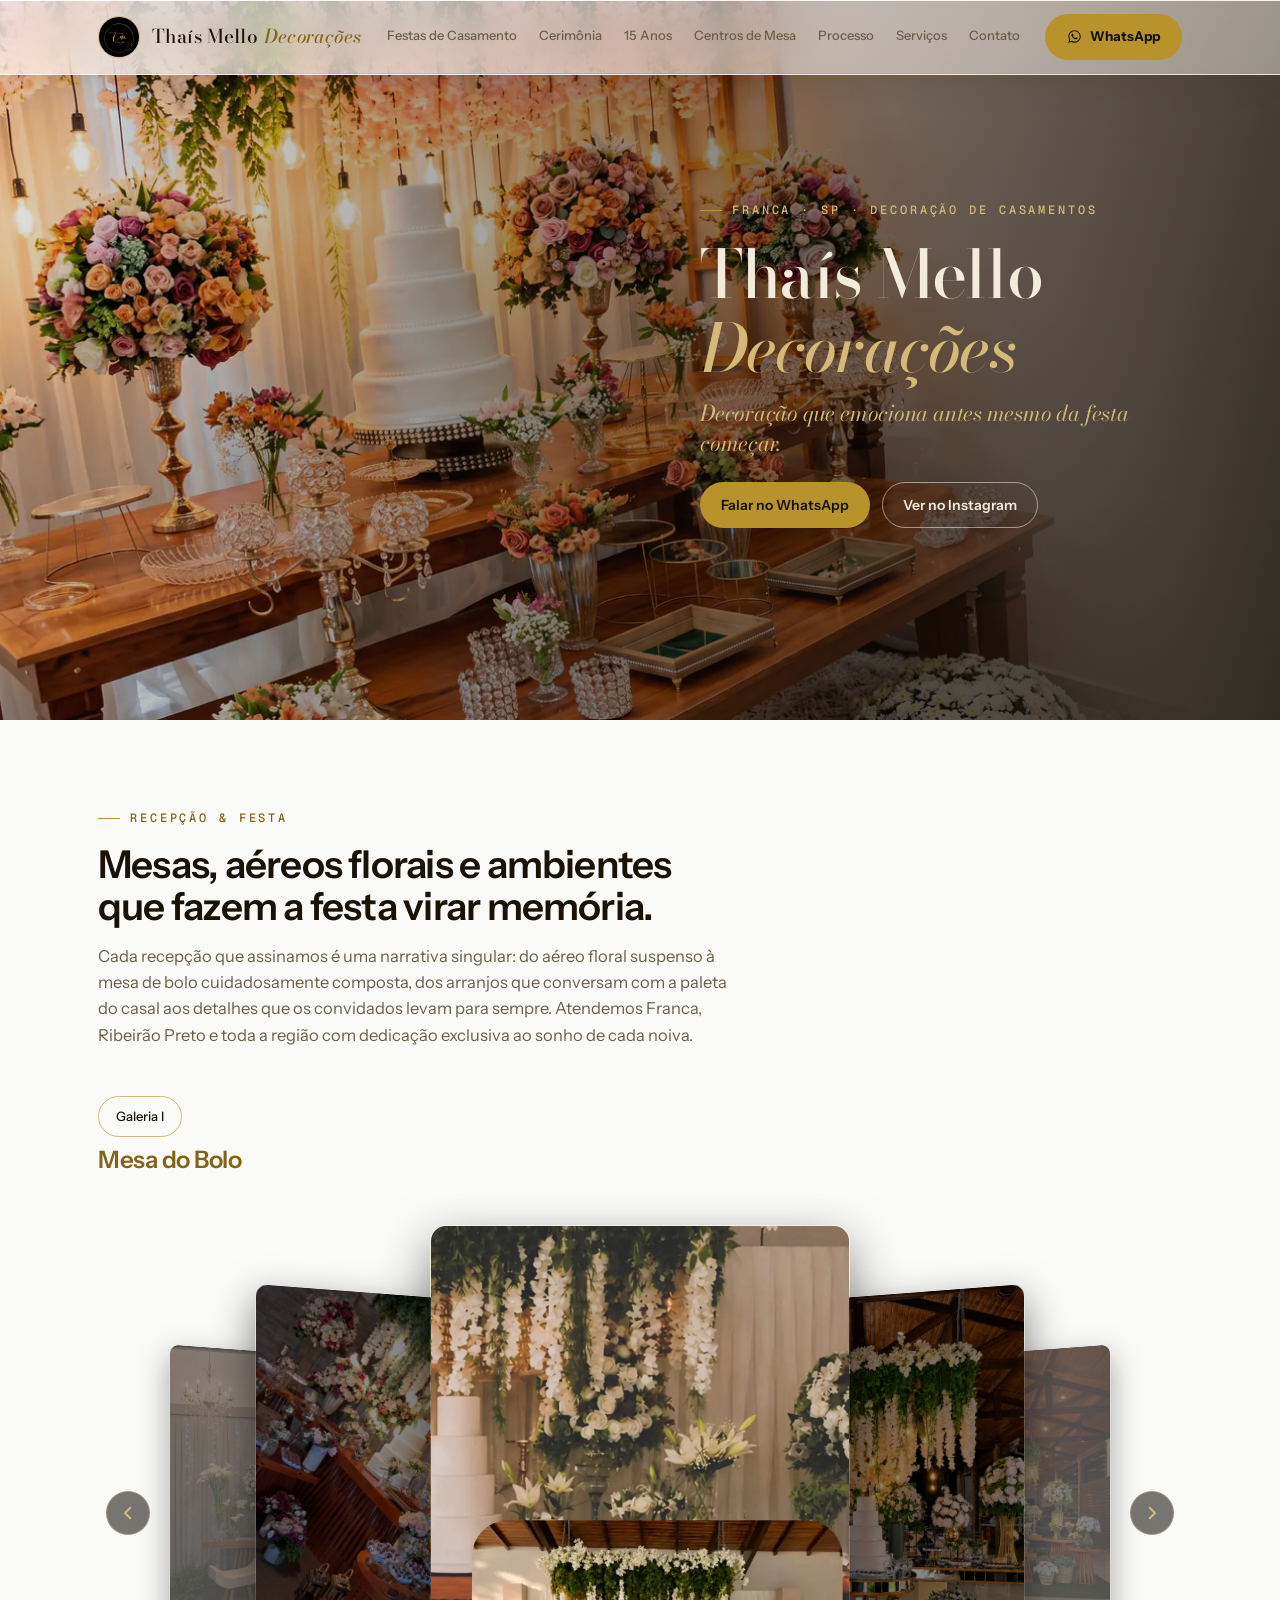
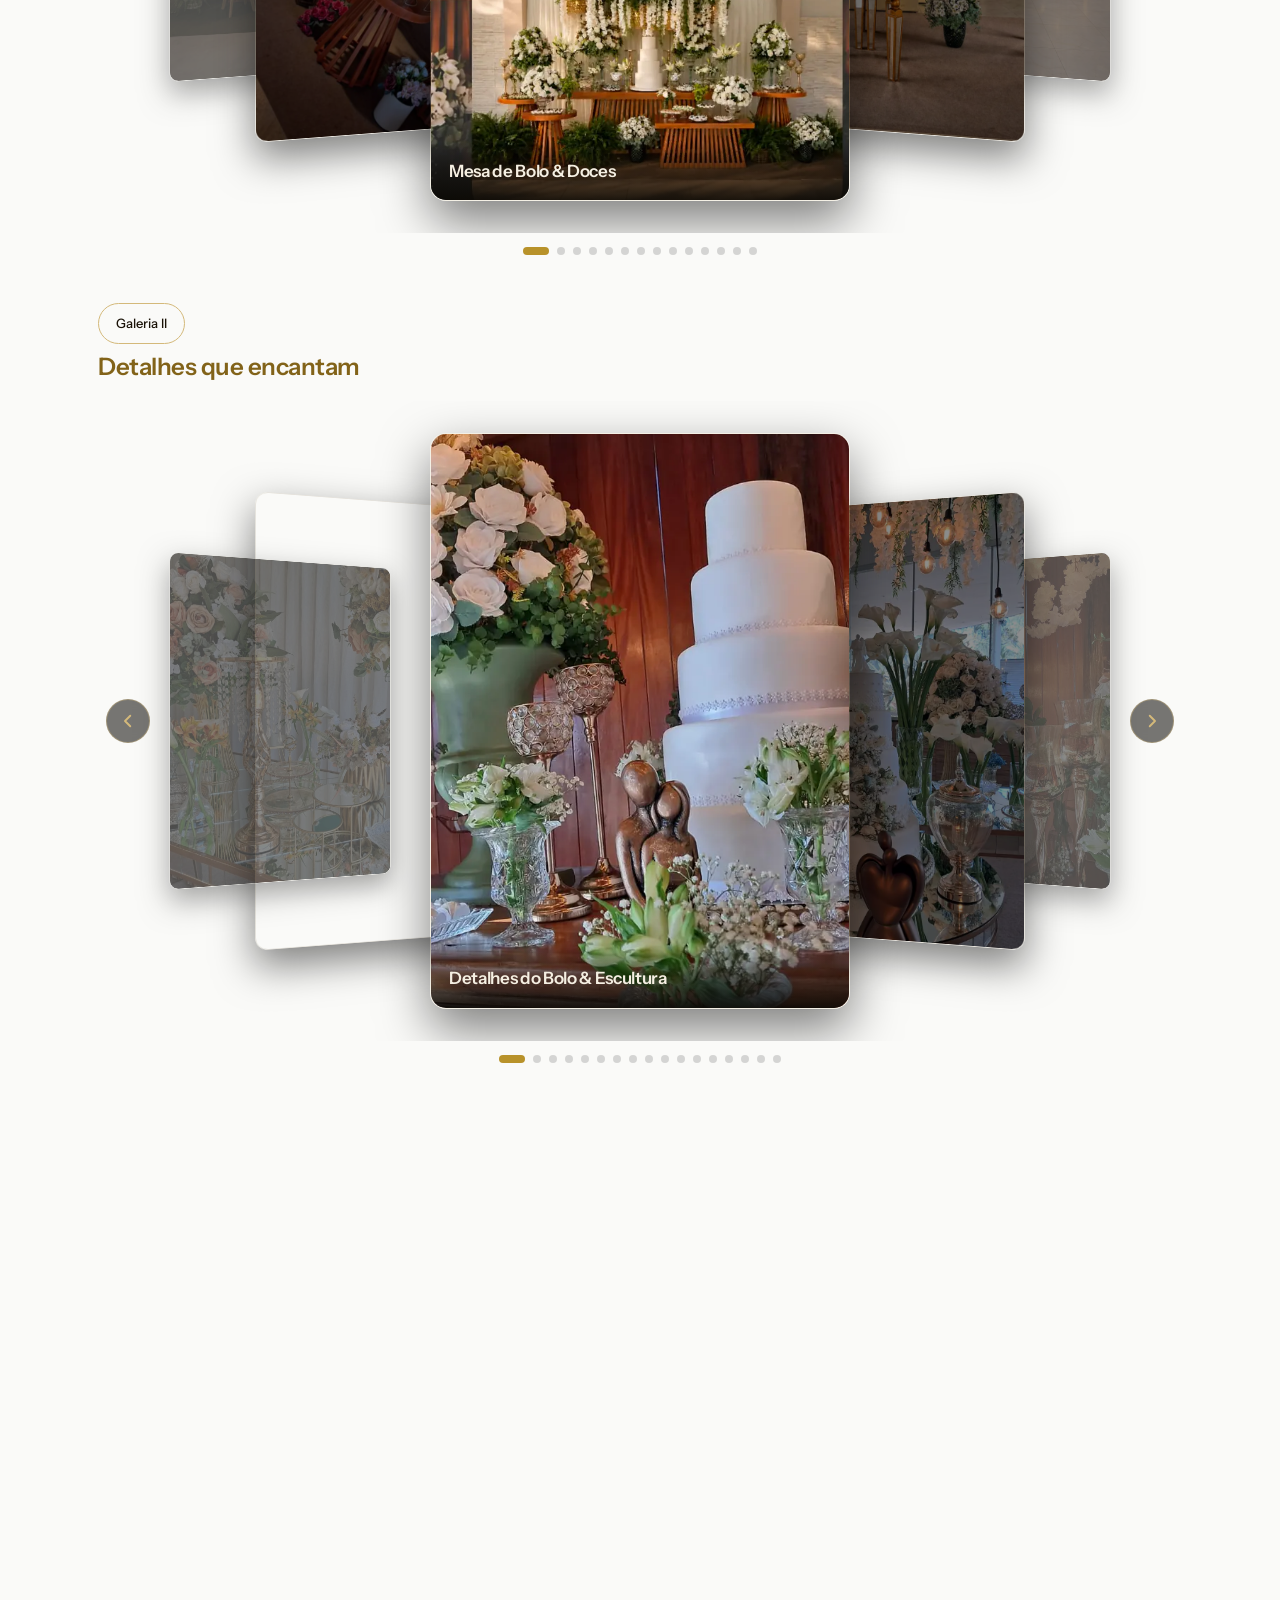
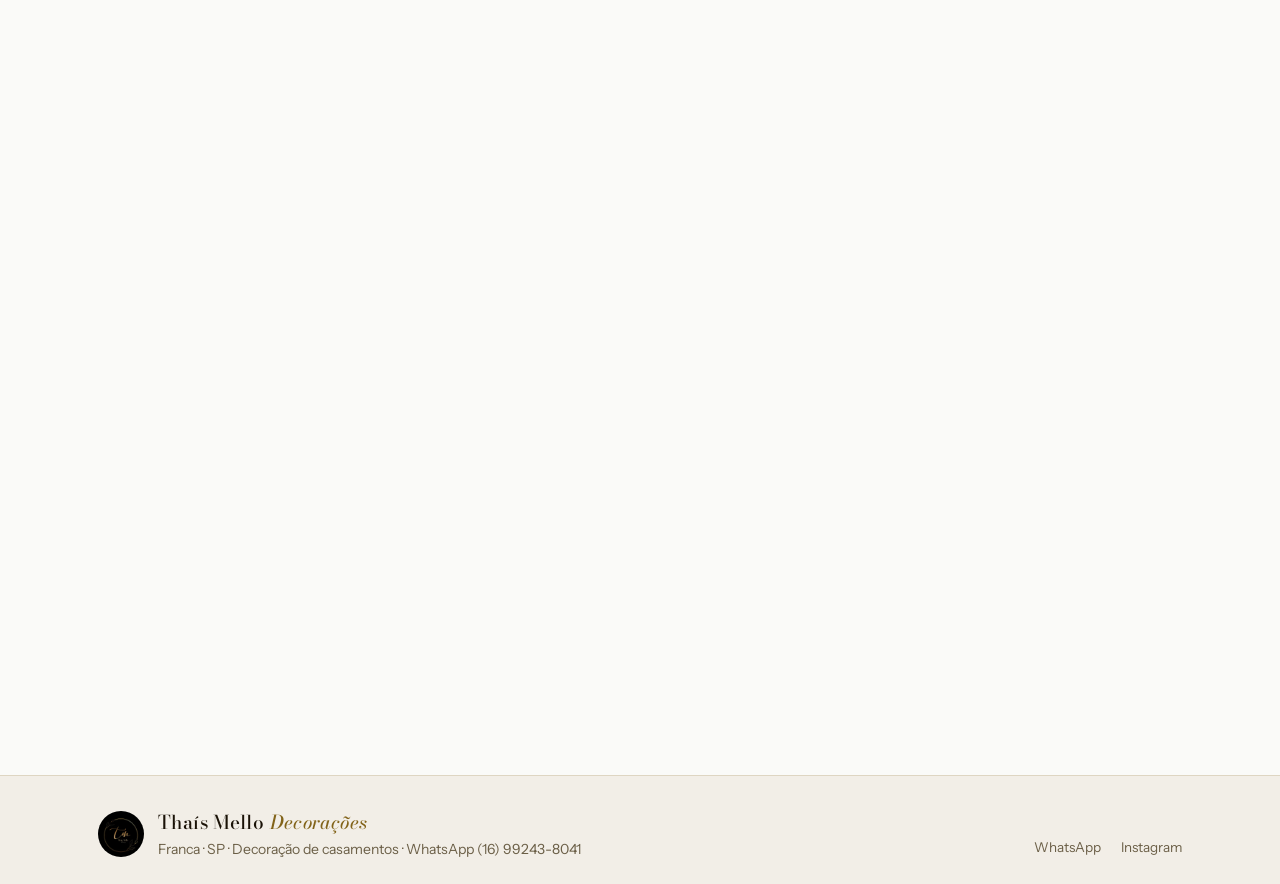
<file: index.html>
<!DOCTYPE html>
<html lang="pt-BR">
<head>
<meta charset="UTF-8">
<meta name="viewport" content="width=device-width, initial-scale=1.0">
<title>Thaís Mello Decorações | Decoração de Casamentos em Franca-SP</title>
<meta name="description" content="Decoração personalizada para casamentos, mini weddings, elopements, casamentos civis e festas de 15 anos em Franca-SP. Cerimônia, recepção e mesa de bolo e doces sob medida. Fale pelo WhatsApp.">
<meta name="robots" content="index, follow, max-image-preview:large, max-snippet:-1, max-video-preview:-1">
<link rel="canonical" href="https://thaismellodecoracoes.vercel.app/">
<link rel="preload" as="image" href="assets/optimized/hero-1280.webp" imagesrcset="assets/optimized/hero-768.webp 768w, assets/optimized/hero-1280.webp 1280w, assets/optimized/hero-1920.webp 1920w" imagesizes="100vw" fetchpriority="high">
<link rel="icon" type="image/jpeg" href="assets/logo-favicon.jpg">
<link rel="apple-touch-icon" href="assets/logo-favicon.jpg">

<meta property="og:type" content="website">
<meta property="og:site_name" content="Thaís Mello Decorações">
<meta property="og:title" content="Thaís Mello Decorações | Decoração de Casamentos em Franca-SP">
<meta property="og:description" content="Decoração personalizada para casamentos, mini weddings, elopements e festas de 15 anos em Franca-SP. Projeto sob medida, montagem no local e acompanhamento no grande dia.">
<meta property="og:url" content="https://thaismellodecoracoes.vercel.app/">
<meta property="og:image" content="https://thaismellodecoracoes.vercel.app/assets/hero-principal.jpeg">
<meta property="og:image:type" content="image/jpeg">
<meta property="og:image:width" content="2752">
<meta property="og:image:height" content="1536">
<meta property="og:image:alt" content="Decoração floral de casamento assinada por Thaís Mello Decorações em Franca-SP">
<meta property="og:locale" content="pt_BR">

<meta name="twitter:card" content="summary_large_image">
<meta name="twitter:title" content="Thaís Mello Decorações | Decoração de Casamentos em Franca-SP">
<meta name="twitter:description" content="Decoração personalizada para casamentos, mini weddings, elopements e festas de 15 anos em Franca-SP.">
<meta name="twitter:image" content="https://thaismellodecoracoes.vercel.app/assets/hero-principal.jpeg">
<meta name="twitter:image:alt" content="Decoração floral de casamento assinada por Thaís Mello Decorações em Franca-SP">

<script type="application/ld+json">
{
  "@context": "https://schema.org",
  "@type": "ProfessionalService",
  "additionalType": "Decoradora de eventos",
  "name": "Thaís Mello Decorações",
  "description": "Decoração personalizada de casamentos, mini weddings, elopements, casamentos civis e festas de 15 anos em Franca-SP. Atendimento online de segunda a quinta-feira; atendimento presencial mediante agendamento.",
  "url": "https://thaismellodecoracoes.vercel.app/",
  "telephone": "+55-16-99243-8041",
  "image": "https://thaismellodecoracoes.vercel.app/assets/hero-principal.jpeg",
  "address": {
    "@type": "PostalAddress",
    "streetAddress": "Rua Pedro Pucci, 3536, Ângela Rosa",
    "addressLocality": "Franca",
    "addressRegion": "SP",
    "postalCode": "14403-649",
    "addressCountry": "BR"
  },
  "areaServed": "Franca-SP e região",
  "sameAs": [
    "https://www.instagram.com/thaismellodecoracoes"
  ]
}
</script>
<link rel="preconnect" href="https://fonts.googleapis.com">
<link rel="preconnect" href="https://fonts.gstatic.com" crossorigin>
<link rel="preload" href="https://fonts.googleapis.com/css2?family=Bodoni+Moda:ital,opsz,wght@0,6..96,400;0,6..96,500;0,6..96,600;1,6..96,500&family=Instrument+Sans:wght@400;500;600&family=Geist+Mono:wght@400;500&display=swap" as="style" onload="this.onload=null;this.rel='stylesheet'">
<noscript><link href="https://fonts.googleapis.com/css2?family=Bodoni+Moda:ital,opsz,wght@0,6..96,400;0,6..96,500;0,6..96,600;1,6..96,500&family=Instrument+Sans:wght@400;500;600&family=Geist+Mono:wght@400;500&display=swap" rel="stylesheet"></noscript>
<script>
  /* Analytics waits until the critical visual content has loaded. */
  (function(){
    var loaded = false;
    function loadAnalytics(){
      if(loaded) return;
      loaded = true;
      window.dataLayer = window.dataLayer || [];
      window.gtag = function(){ window.dataLayer.push(arguments); };
      window.gtag('js', new Date());
      window.gtag('config', 'G-RZ898T9LGT');
      var script = document.createElement('script');
      script.async = true;
      script.src = 'https://www.googletagmanager.com/gtag/js?id=G-RZ898T9LGT';
      document.head.appendChild(script);
    }
    ['pointerdown','touchstart','keydown'].forEach(function(eventName){
      window.addEventListener(eventName, loadAnalytics, { once:true, passive:true });
    });
    window.addEventListener('load', function(){ setTimeout(loadAnalytics, 3500); }, { once:true });
  })();
</script>
<style>
  :root{
    --bg:#FAFAF8;
    --bg-2:#F2EEE7;
    --ink:#1A1207;
    --ink-soft:#6B5F47;
    --gold:#B8922A;
    --gold-soft:#D4B97A;
    --gold-bright:#9A7520;
    --gold-text:#826319;
    --gold-hover:#A6832A;
    --line:#DED5C2;
    --radius:20px;
    --shadow-md:0px 18px 40px -18px rgba(90,60,10,.18);
  }
  *{box-sizing:border-box; margin:0; padding:0;}
  html{scroll-behavior:smooth;}
  body{
    background:var(--bg);
    color:var(--ink);
    font-family:'Instrument Sans', sans-serif;
    font-size:17px;
    line-height:1.6;
    text-align:left;
    -webkit-font-smoothing:antialiased;
    overflow-x:hidden;
  }
  h1{ font-family:'Bodoni Moda', serif; font-weight:500; letter-spacing:-0.01em; line-height:1.1; }
h2,h3{ font-family:'Instrument Sans', sans-serif; font-weight:600; letter-spacing:-0.02em; line-height:1.1; color: var(--ink); }
  .mono{font-family:'Geist Mono', monospace;}
  .eyebrow{
    font-family:'Geist Mono', monospace;
    font-size:12px;
    font-weight:500;
    letter-spacing:.24em;
    text-transform:uppercase;
    color:var(--gold-text);
    display:inline-flex;
    align-items:center;
    gap:10px;
  }
  .eyebrow::before{
    content:'';
    width:22px; height:1px;
    background:var(--gold);
    display:inline-block;
  }
  a{color:inherit; text-decoration:none;}
  img{max-width:100%; display:block;}
  .wrap{ max-width:1140px; margin:0 auto; padding:0 28px; }
  ::selection{ background:var(--gold); color:#FAFAF8; }
  .btn:focus-visible, .nav-cta:focus-visible, .nav-links a:focus-visible, .foot-links a:focus-visible{
    outline:2px solid var(--gold-bright); outline-offset:3px; border-radius:8px;
  }

  body::before{
    content:'';
    position:fixed; inset:0;
    pointer-events:none;
    z-index:2000;
    opacity:.045;
    background-image:radial-gradient(circle, #C9A24C33 1px, transparent 1px);
    background-size:3px 3px;
  }

  /* ===== NAV ===== */
  header{
    position:fixed;
    inset:0 0 auto;
    z-index:100;
    background:linear-gradient(135deg,rgba(255,255,255,.72),rgba(242,238,231,.48));
    border-bottom:1px solid rgba(255,255,255,.72);
    box-shadow:0 16px 42px -30px rgba(55,38,10,.55),inset 0 1px 0 rgba(255,255,255,.9);
    -webkit-backdrop-filter:blur(20px) saturate(145%);
    backdrop-filter:blur(20px) saturate(145%);
  }
  header::after{
    content:"";
    position:absolute;
    inset:auto 0 0;
    height:1px;
    pointer-events:none;
    background:linear-gradient(90deg,transparent,rgba(184,146,42,.38),transparent);
  }
  nav{
    display:flex; align-items:center; justify-content:space-between;
    padding:14px 28px;
    max-width:1140px; margin:0 auto;
    gap:20px;
  }
  .brand{ display:flex; align-items:center; gap:12px; flex-shrink:0; }
  .brand img{ width:42px; height:42px; border-radius:50%; border:1.5px solid var(--gold-soft); object-fit:cover; mix-blend-mode:multiply; }
  .logo{
    font-family:'Bodoni Moda', serif;
    font-weight:500;
    font-size:19px;
    letter-spacing:.02em;
    color:var(--ink);
    white-space:nowrap;
  }
  .logo em{ font-style:italic; color:var(--gold-text); }
  .nav-links{ display:flex; gap:22px; font-size:13px; font-weight:500; flex-wrap:wrap; }
  .nav-links a{ position:relative; color:var(--ink-soft); transition:color .2s; white-space:nowrap; padding-bottom:2px; }
  .nav-links a::after{
    content:''; position:absolute; left:0; right:100%; bottom:-2px; height:1px; background:var(--gold);
    transition:right .3s cubic-bezier(0.16,1,0.3,1);
  }
  .nav-links a:hover{ color:var(--gold-text); }
  .nav-links a:hover::after{ right:0; }
  .nav-cta{
    background:var(--gold);
    color:#12100B;
    padding:12px 22px;
    border-radius:100px;
    font-size:13.5px;
    font-weight:700;
    white-space:nowrap;
    display:inline-flex; align-items:center; gap:8px;
    transition:transform .18s cubic-bezier(0.16,1,0.3,1), background .18s ease, box-shadow .25s ease;
    flex-shrink:0;
  }
  .nav-cta:hover{ transform:translateY(-2px); background:var(--gold-hover); box-shadow:0 12px 26px -14px rgba(90,60,10,.5); }
  .nav-cta:active{ transform:translateY(0) scale(.96); transition-duration:.1s; }
  @media (max-width:1000px){ .nav-links{ display:none; } }

  /* ===== HERO (16:9 full-bleed) ===== */
  .hero{
    position:relative;
    aspect-ratio:16/9;
    min-height:520px;
    max-height:100svh;
    width:100%;
    display:flex;
    align-items:center;
    justify-content:flex-end;
    overflow:hidden;
  }

  .hero-bg{
    position:absolute;
    inset:0;
    z-index:0;}

  .hero-bg img{
    width:100%;
    height:100%;
    object-fit:cover;
    object-position:center 46%;
    display:block;}

  .hero-overlay{
    position:absolute;
    inset:0;
    background:linear-gradient(
      105deg,
      rgba(12,9,4,.10) 0%,
      rgba(12,9,4,.48) 52%,
      rgba(12,9,4,.84) 100%
    );}

  .hero-content {
    position: relative;
    z-index: 1;
    padding: clamp(32px, 6vw, 72px) clamp(24px, 5vw, 60px);
    margin: 0 0 0 auto;
    max-width: min(640px, 90%);
    text-align: left;
  }

  @keyframes heroRise{
    from{ opacity:0; transform:translateY(22px); }
    to{ opacity:1; transform:translateY(0); }
  }
  .hero-content > *{ opacity:0; animation:heroRise .8s cubic-bezier(0.16,1,0.3,1) forwards; }
  .hero-content > .eyebrow{ animation-delay:.1s; }
  .hero-content > h1{ animation-delay:.24s; }
  .hero-content > .hero-tagline{ animation-delay:.42s; }
  .hero-content > .cta-row{ animation-delay:.58s; }
  @media (prefers-reduced-motion:reduce){
    .hero-content > *{ animation:none; opacity:1; transform:none; }
  }

  .hero-content .eyebrow{
    color:var(--gold-soft);
    margin-bottom:18px;}

  .hero h1{
    font-size:clamp(1.7rem, 3.8vw, 3.6rem);
    margin:0 0 20px;
    color:#F3ECDD;
    line-height:1.1;
    letter-spacing:-0.02em;}

  .hero h1 em{ font-style:italic; color:var(--gold-soft);}

  .hero h1.hero-brand{
    font-size:clamp(2.4rem, 5.2vw, 4.8rem);
    margin:0 0 14px;}

  .hero p.hero-tagline{
    font-family:'Bodoni Moda', serif;
    font-style:italic;
    font-size:clamp(1rem, 1.7vw, 1.4rem);
    color:var(--gold-soft);
    max-width:38ch;
    margin:0 0 22px;
    line-height:1.4;
    letter-spacing:-0.01em;}
  .cta-row{
    display:flex;
    align-items:center;
    justify-content:flex-start;
    flex-wrap:wrap;
    gap:12px;
  }
  .btn{
    min-height:46px;
    display:inline-flex;
    align-items:center;
    justify-content:center;
    padding:12px 20px;
    border:1px solid transparent;
    border-radius:100px;
    font-size:14px;
    font-weight:600;
    line-height:1;
    transition:transform .18s cubic-bezier(0.16,1,0.3,1), background .18s ease, border-color .18s ease, box-shadow .25s ease;
  }
  .btn:hover{ transform:translateY(-2px); }
  .btn:active{ transform:translateY(0) scale(.97); transition-duration:.1s; }
  .btn-primary{ background:var(--gold); color:#12100B; }
  .btn-primary:hover{ background:var(--gold-hover); box-shadow:0 14px 30px -16px rgba(90,60,10,.55); }
  .btn-ghost{ border-color:rgba(243,236,221,.55); color:#F3ECDD; }
  .btn-ghost:hover{ border-color:#F3ECDD; }
  .btn svg{ display:none; }

  @media (max-width:680px){
    .hero{ aspect-ratio:unset; min-height:540px; }
    .hero-content{ max-width:100%; padding:80px 20px 40px; margin-left:auto; margin-right:0; }
    .hero-overlay{ background:linear-gradient(90deg, rgba(12,9,4,.72), rgba(12,9,4,.54)); }
    .hero h1{ font-size:clamp(1.8rem,6.5vw,2.4rem); }
  }

  /* ===== SECTIONS ===== */
  section{ padding:80px 0; }
  .sec-head{ max-width:640px; margin-bottom:48px; }
  .sec-head h2{ font-size:clamp(1.8rem,3vw,2.5rem); margin-top:16px; color:var(--ink); }
  .sec-head p{ color:var(--ink-soft); margin-top:14px; font-size:16.5px; }

  /* GALLERY */
  .gallery{ display:grid; grid-template-columns:repeat(2, 1fr); gap:22px; }
  .gallery.cols-3{ grid-template-columns:repeat(3,1fr); }
  .gallery-item{
    border-radius:22px; overflow:hidden; border:1px solid var(--line);
    position:relative; aspect-ratio:4/5;
  }
  .gallery-item img{ width:100%; height:100%; object-fit:cover; display:block; }
  .gallery-item .cap{
    position:absolute; left:0; right:0; bottom:0;
    background:linear-gradient(0deg, rgba(20,16,8,.80), transparent 70%);
    padding:26px 22px 18px;
    font-size:13px;
    color:var(--ink-soft);
  }
  .gallery-item .cap b{ color:var(--gold-bright); display:block; font-family:'Bodoni Moda', serif; font-size:19px; font-weight:500; margin-bottom:4px; }
  .gallery-item .badge{
    position:absolute; top:16px; left:16px;
    background:rgba(20,16,8,.72);
    border:1px solid var(--gold-soft);
    color:var(--gold-bright);
    font-size:10.5px;
    font-weight:700;
    letter-spacing:.08em;
    text-transform:uppercase;
    padding:6px 12px;
    border-radius:100px;
  }
  @media (max-width:760px){ .gallery, .gallery.cols-3{ grid-template-columns:1fr; } }

  /* STEPS */
  .steps{
    display:grid; grid-template-columns:repeat(4,1fr);
    border-top:1px solid var(--line); border-bottom:1px solid var(--line);
  }
  .step{ padding:32px 22px; border-right:1px solid var(--line); }
  .step:last-child{ border-right:none; }
  .step-num{ font-family:'Bodoni Moda', serif; font-style:italic; font-size:26px; color:var(--gold-text); display:block; margin-bottom:14px; }
  .step h3{ font-family:'Instrument Sans'; font-weight:600; font-size:16.5px; margin-bottom:8px; color:var(--ink); }
  .step p{ font-size:14.5px; color:var(--ink-soft); }
  @media (max-width:860px){
    .steps{ grid-template-columns:1fr 1fr; }
    .step:nth-child(2){ border-right:none; }
    .step:nth-child(1), .step:nth-child(2){ border-bottom:1px solid var(--line); }
  }
  @media (max-width:520px){
    .steps{ grid-template-columns:1fr; }
    .step{ border-right:none !important; border-bottom:1px solid var(--line); }
  }

  
  .table-features{ display:grid; grid-template-columns:repeat(2,1fr); gap:22px; margin-top:28px; }
  @media (max-width:860px){ .table-features{ grid-template-columns:1fr; } }

  /* SERVICES */
  .services{ display:grid; grid-template-columns:repeat(2,1fr); gap:22px; }
  .card{
    background:var(--bg-2);
    border:1px solid var(--line);
    border-radius:var(--radius);
    padding:34px 28px;
    transition:transform .3s cubic-bezier(0.16,1,0.3,1), border-color .3s ease, box-shadow .3s ease;
  }
  .card:hover{ transform:translateY(-6px); border-color:var(--gold-soft); box-shadow:var(--shadow-md); }
  .card-mark{
    width:38px; height:38px;
    border:1.5px solid var(--gold);
    border-radius:50%;
    margin-bottom:22px;
    display:flex; align-items:center; justify-content:center;
    font-family:'Bodoni Moda', serif; font-style:italic; color:var(--gold-text); font-size:17px;
  }
  .card h3{ font-family:'Bodoni Moda', serif; font-size:22px; font-weight:500; margin-bottom:10px; color:var(--ink); }
  .card p{ color:var(--ink-soft); font-size:15px; }
  @media (max-width:760px){ .services{ grid-template-columns:1fr; } }

  /* STYLES */
  .styles-panel{
    background:var(--bg-2);
    border:1px solid var(--line);
    border-radius:26px;
    padding:54px 46px;
  }
  .styles-panel h2{ font-size:clamp(1.6rem,2.6vw,2.1rem); margin:14px 0 28px; color:var(--ink); }
  .chip-row{ display:flex; flex-wrap:wrap; gap:11px; }
  .chip{
    font-size:13px; font-weight:500;
    padding:9px 17px;
    border:1px solid var(--gold-soft);
    border-radius:100px;
    color:var(--ink);
  }
  .chip.solo{ background:var(--gold); color:#12100B; border-color:var(--gold); font-weight:700; }

  /* WHY */
  .why-grid{ display:grid; grid-template-columns:1fr 1fr; gap:16px; }
  .why-item{ display:flex; gap:16px; padding:22px 4px; border-bottom:1px solid var(--line); }
  .why-num{ font-family:'Bodoni Moda', serif; font-style:italic; font-weight:500; font-size:20px; color:var(--gold-text); flex-shrink:0; }
  .why-item h3{ font-family:'Instrument Sans'; font-weight:600; font-size:16px; margin-bottom:4px; color:var(--ink); }
  .why-item p{ font-size:14.5px; color:var(--ink-soft); }
  @media (max-width:720px){ .why-grid{ grid-template-columns:1fr; } }

  /* MINI WEDDING FEATURE */
  .feature{ display:grid; grid-template-columns:0.85fr 1.15fr; gap:44px; align-items:center; }
  .feature-photo{ border-radius:22px; overflow:hidden; border:1px solid var(--line); }
  .feature-photo img{ width:100%; display:block; }
  .feature-text h2{ font-size:clamp(1.7rem,2.8vw,2.3rem); color:var(--ink); margin:14px 0 16px; }
  .feature-text p{ color:var(--ink-soft); font-size:16px; margin-bottom:14px; }
  .feature-list{ list-style:none; margin-top:20px; display:flex; flex-direction:column; gap:10px; }
  .feature-list li{ font-size:14.5px; color:var(--ink-soft); display:flex; gap:10px; }
  .feature-list li::before{ content:'✦'; color:var(--gold-text); flex-shrink:0; }
  @media (max-width:860px){ .feature{ grid-template-columns:1fr; } }

  /* FINAL CTA */
  .final-cta{
    background:radial-gradient(circle at 30% 20%, #F2EEE7, #FAFAF8 70%);
    border:1px solid var(--gold-soft);
    border-radius:30px;
    padding:66px 44px;
    text-align:left;
  }
  .final-cta h2{ font-size:clamp(2rem,4vw,3rem); color:var(--ink); margin-bottom:16px; }
  .final-cta p{ color:var(--ink-soft); max-width:44ch; margin:0 0 30px; font-size:16.5px; }
  .final-cta .cta-row{ justify-content:flex-start; margin-bottom:0; }

  /* PAINEL DO CASAMENTO */
  .final-cta.painel{ display:grid; grid-template-columns:minmax(0,5fr) minmax(0,7fr); gap:48px; align-items:start; padding:56px 44px; }
  .painel-intro h2{ font-size:clamp(2rem,3.2vw,2.6rem); text-wrap:balance; }
  .painel-intro p{ margin-bottom:22px; }
  .painel-direto{ font-size:15px; }
  .painel-direto a{ white-space:nowrap; color:var(--gold-text); font-weight:600; text-decoration:underline; text-underline-offset:3px; font-variant-numeric:tabular-nums; }
  .painel-form{
    background:var(--bg); border:1px solid var(--line); border-radius:var(--radius);
    box-shadow:var(--shadow-md); padding:28px; display:flex; flex-direction:column; gap:20px;
  }
  .painel-top{ display:flex; align-items:center; gap:12px; padding-bottom:16px; border-bottom:1px solid var(--line); }
  .painel-titulo{ font-family:'Bodoni Moda', serif; font-size:22px; font-weight:500; margin-right:auto; }
  .painel-medidor{ display:flex; gap:3px; }
  .painel-tick{ width:14px; height:6px; border-radius:3px; background:var(--line); transition:background .25s ease; }
  .painel-tick.is-on{ background:var(--gold); }
  .painel-contagem{ font-family:'Geist Mono', monospace; font-size:11px; letter-spacing:.08em; color:var(--ink-soft); font-variant-numeric:tabular-nums; min-width:7ch; text-align:right; }
  .painel-linha{ display:grid; grid-template-columns:repeat(2, minmax(0,1fr)); gap:14px; }
  .painel-campo{ display:flex; flex-direction:column; gap:7px; }
  .painel-campo label, .painel-form legend, .painel-rotulo{
    font-family:'Geist Mono', monospace; font-size:11px; font-weight:500; letter-spacing:.16em;
    text-transform:uppercase; color:var(--ink-soft);
  }
  .painel-campo input{
    height:48px; box-sizing:border-box; width:100%; padding:0 14px;
    border:1px solid var(--line); border-radius:12px; background:var(--bg-2);
    font:inherit; font-size:16px; color:var(--ink);
  }
  .painel-campo input::placeholder{ color:var(--ink-soft); }
  .painel-campo input:focus{ outline:2px solid var(--gold-text); outline-offset:1px; background:var(--bg); }
  .painel-form fieldset{ border:0; margin:0; padding:0; min-width:0; }
  .painel-form legend{ padding:0; margin-bottom:10px; }
  .painel-opcoes{ display:flex; flex-wrap:wrap; gap:8px; }
  .painel-opt{ position:relative; }
  .painel-opt input{ position:absolute; opacity:0; width:1px; height:1px; pointer-events:none; }
  .painel-opt span{
    display:inline-flex; align-items:center; gap:7px; min-height:44px; box-sizing:border-box; padding:0 16px;
    border:1px solid var(--line); border-radius:999px; background:var(--bg);
    font-size:14px; font-weight:500; color:var(--ink-soft); cursor:pointer;
    transition:background .2s ease, color .2s ease, border-color .2s ease;
  }
  .painel-opt span:hover{ border-color:var(--gold-soft); color:var(--ink); }
  .painel-opt input:checked + span{ background:var(--ink); border-color:var(--ink); color:var(--bg); font-weight:600; }
  .painel-check input:checked + span{ background:var(--gold); border-color:var(--gold); color:#12100B; }
  .painel-check input:checked + span::before{
    content:''; width:9px; height:5px; border-left:2px solid currentColor; border-bottom:2px solid currentColor;
    transform:translateY(-2px) rotate(-45deg);
  }
  .painel-opt input:focus-visible + span{ outline:2px solid var(--gold-text); outline-offset:2px; }
  .painel-seg{ display:grid; grid-template-columns:repeat(3, minmax(0,1fr)); gap:0; padding:4px; border:1px solid var(--line); border-radius:999px; background:var(--bg-2); }
  .painel-seg .painel-opt span{ width:100%; justify-content:center; border-color:transparent; background:transparent; padding:0 10px; text-align:center; }
  .painel-seg .painel-opt input:checked + span{ background:var(--ink); color:var(--bg); }
  .painel-previa{ display:flex; flex-direction:column; gap:8px; padding-top:18px; border-top:1px dashed var(--line); }
  .painel-previa p{ margin:0; padding:14px 16px; border-radius:4px 16px 16px 16px; background:var(--bg-2); font-size:15px; line-height:1.55; color:var(--ink); max-width:none; }
  .painel-enviar{ align-self:stretch; justify-content:center; gap:10px; min-height:52px; font-size:16px; }
  @media (max-width:860px){
    .final-cta.painel{ grid-template-columns:1fr; gap:28px; }
    .painel-intro p{ margin-bottom:14px; }
  }
  @media (max-width:560px){
    .final-cta.painel{ padding:36px 16px; }
    .painel-form{ padding:20px 16px; }
    .painel-linha{ grid-template-columns:1fr; }
    .painel-top{ flex-wrap:wrap; row-gap:8px; }
    .painel-titulo{ flex-basis:100%; }
    .painel-seg{ display:flex; flex-wrap:wrap; gap:8px; padding:0; border:0; border-radius:0; background:none; }
    .painel-seg .painel-opt span{ width:auto; border-color:var(--line); background:var(--bg); padding:0 16px; }
  }

  /* FOOTER */
  footer {
    position: relative;
    margin-top: 0;
    padding: 32px 0 24px;
    border-top: 1px solid var(--line);
    background: var(--bg-2);
    z-index: 10;
  }
  .foot-grid{ display:flex; justify-content:space-between; align-items:flex-end; flex-wrap:wrap; gap:20px; text-align:left; }
  .foot-brand{ display:flex; align-items:center; gap:14px; }
  .foot-brand img{ width:46px; height:46px; border-radius:50%; mix-blend-mode:multiply; }
  footer p{ color:var(--ink-soft); font-size:14px; }
  .foot-links{ display:flex; gap:20px; font-size:13.5px; }
  .foot-links a{ position:relative; color:var(--ink-soft); transition:color .2s; padding-bottom:2px; }
  .foot-links a::after{
    content:''; position:absolute; left:0; right:100%; bottom:-2px; height:1px; background:var(--gold);
    transition:right .3s cubic-bezier(0.16,1,0.3,1);
  }
  .foot-links a:hover{ color:var(--gold-text); }
  .foot-links a:hover::after{ right:0; }

  .reveal{ opacity:0; transform:translateY(18px); transition:opacity .7s cubic-bezier(0.16,1,0.3,1), transform .7s cubic-bezier(0.16,1,0.3,1); }
  .reveal.in{ opacity:1; transform:translateY(0); }
  .card.reveal, .step.reveal, .why-item.reveal{ transition-duration:.55s; }
  .services .card.reveal:nth-child(1), .steps .step.reveal:nth-child(1), .why-grid .why-item.reveal:nth-child(1){ transition-delay:0s; }
  .services .card.reveal:nth-child(2), .steps .step.reveal:nth-child(2), .why-grid .why-item.reveal:nth-child(2){ transition-delay:.08s; }
  .steps .step.reveal:nth-child(3), .why-grid .why-item.reveal:nth-child(3){ transition-delay:.16s; }
  .steps .step.reveal:nth-child(4), .why-grid .why-item.reveal:nth-child(4){ transition-delay:.24s; }
  @media (prefers-reduced-motion:reduce){
    .reveal{ opacity:1; transform:none; transition:none; }
    .btn:hover, .nav-cta:hover, .card:hover{ transform:none; }
    .btn:active, .nav-cta:active{ transform:none; }
    .nav-links a::after, .foot-links a::after{ transition:none; }
  }

  @media (max-width:900px){ .hero-grid{ grid-template-columns:1fr; } }
  /* Elastic photo gallery: preserves all original photos and captions. */
  .gallery,
  .gallery.cols-3{
    position:relative;
    display:flex;
    height:clamp(340px,42vw,480px);
    gap:12px;
    margin: 0 0 0 auto;
    overflow:hidden;
  }
  .gallery-item{
    position:relative;
    top:auto;
    left:auto;
    flex:1 1 0;
    width:auto;
    height:100%;
    min-width:0;
    min-height:0;
    aspect-ratio:auto;
    grid-column:auto;
    grid-row:auto;
    opacity:1;
    cursor:pointer;
    filter:brightness(.58);
    transform:none;
    transition:flex .7s cubic-bezier(.25,1,.5,1), filter .45s ease, border-color .3s ease, box-shadow .3s ease;
  }
  .gallery-item.is-active{
    flex:5 1 0;
    filter:brightness(1);
    border-color:var(--gold);
    box-shadow:0 20px 48px -26px rgba(90,60,10,.20);
  }
  .gallery-item img{
    transform:scale(1.1);
    transition:transform .8s cubic-bezier(.22,1,.36,1), filter .45s ease;
  }
  .gallery-item.is-active img{ transform:scale(1); }
  .gallery-item:focus-visible{ outline:2px solid var(--gold-bright); outline-offset:4px; }
  .gallery-item .cap{
    opacity:0;
    transform:translateY(14px);
    transition:opacity .35s ease .16s, transform .35s cubic-bezier(.22,1,.36,1) .16s;
  }
  .gallery-item.is-active .cap{ opacity:1; transform:translateY(0); }
  .gallery-item .badge{ transition:opacity .3s ease; }
  .gallery-item:not(.is-active) .badge{ opacity:0; }

  .gallery-nav{
    display:flex;
    justify-content:flex-end;
    gap:10px;
    margin-top:18px;
  }
  .gallery-nav__button{
    width:44px;
    height:44px;
    display:grid;
    place-items:center;
    border:1px solid var(--gold-soft);
    border-radius:50%;
    background:var(--bg-2);
    color:var(--gold-text);
    cursor:pointer;
    transition:background .2s ease, color .2s ease, transform .2s ease, border-color .2s ease;
  }
  .gallery-nav__button:hover{
    background:var(--gold);
    border-color:var(--gold);
    color:#12100B;
    transform:translateY(-2px);
  }
  .gallery-nav__button:focus-visible{ outline:2px solid var(--gold-bright); outline-offset:3px; }
  .gallery-nav__button svg{ width:18px; height:18px; }

  @media (max-width:760px){
    .gallery,
    .gallery.cols-3{ height:380px; gap:8px; }
    .gallery-item.is-active{ flex:4 1 0; }
    .gallery-nav{ margin-top:14px; }
    .gallery-nav__button{ width:42px; height:42px; }
  }
  @media (max-width:760px){
    .final-cta{ padding:48px 24px; }
    .foot-grid{ align-items:flex-start; flex-direction:column; }
  }
  @media (max-width:560px){
    nav{ padding:10px 14px; gap:10px; }
    .brand{ gap:9px; }
    .brand img{ width:36px; height:36px; }
    .logo{ font-size:16px; }
    .nav-cta{ padding:10px 14px; font-size:12.5px; }
  }
  @media (prefers-reduced-motion:reduce){
    .gallery-item,
    .gallery-item img,
    .gallery-item .cap,
    .gallery-item .badge,
    .gallery-nav__button{ transition:none; }
  }  #contato { padding-bottom: 150px; }

/* ===== COVERFLOW GALLERY ===== */
.coverflow{ position:relative; }
.coverflow-stage{
  position:relative; display:flex; align-items:center; justify-content:center;
  height:clamp(400px, 50vw, 650px);
  border-radius:var(--radius);
  overflow:hidden;
  perspective:1400px;
  padding:0 16px;
  outline:none;
  background:transparent;
}


.coverflow-track{
  position:relative; width:100%; height:100%;
  display:flex; align-items:center; justify-content:center;
  transform-style:preserve-3d;
  z-index:1;
}
.coverflow-item{
  position:absolute;
  width:min(420px, 65vw);
  height:min(580px, 90%);
  border-radius:16px;
  overflow:hidden;
  cursor:pointer;
  transition:transform .8s cubic-bezier(.25,1,.5,1), opacity .8s cubic-bezier(.25,1,.5,1), filter .8s ease;
  box-shadow:0 20px 50px rgba(0,0,0,.5);
  border:1px solid rgba(212,185,122,.15);
}
.coverflow-item img{ width:100%; height:100%; object-fit:cover; display:block; }
.coverflow-item.cf-pos-0{ transform:translateX(0) translateZ(0) rotateY(0) scale(1); z-index:5; filter:brightness(1); cursor:default; opacity:1; }
.coverflow-item.cf-pos--1{ transform:translateX(-58%) translateZ(-120px) rotateY(28deg) scale(.82); z-index:4; filter:brightness(.55); opacity:1; }
.coverflow-item.cf-pos-1{ transform:translateX(58%) translateZ(-120px) rotateY(-28deg) scale(.82); z-index:4; filter:brightness(.55); opacity:1; }
.coverflow-item.cf-pos--2{ transform:translateX(-100%) translateZ(-260px) rotateY(38deg) scale(.66); z-index:3; filter:brightness(.35); opacity:.7; }
.coverflow-item.cf-pos-2{ transform:translateX(100%) translateZ(-260px) rotateY(-38deg) scale(.66); z-index:3; filter:brightness(.35); opacity:.7; }
.coverflow-item.cf-pos-hidden{ opacity:0; pointer-events:none; transform:translateX(0) translateZ(-400px) scale(.5); z-index:1; }
.coverflow-item__overlay{
  position:absolute; left:0; right:0; bottom:0;
  padding:20px 18px 16px;
  background:linear-gradient(to top, rgba(10,8,4,.92) 0%, rgba(10,8,4,.55) 55%, transparent 100%);
  opacity:0; transform:translateY(8px);
  transition:opacity .5s ease .15s, transform .5s ease .15s;
  pointer-events:none;
}
.coverflow-item.cf-pos-0 .coverflow-item__overlay{ opacity:1; transform:translateY(0); }
.coverflow-item__tag{
  display:inline-block; font-size:11px; letter-spacing:.08em; text-transform:uppercase;
  color:var(--gold-bright); background:rgba(212,185,122,.15);
  border:1px solid rgba(212,185,122,.35);
  padding:3px 10px; border-radius:999px; margin-bottom:8px;
}
.coverflow-item__title{ color:#F5EFE2; font-size:17px; margin:0 0 4px; font-weight:600; }
.coverflow-item__desc{ color:rgba(245,239,226,.75); font-size:13px; line-height:1.45; margin:0; }
.coverflow-nav{
  position:absolute; top:50%; transform:translateY(-50%);
  left:0; right:0; display:flex; justify-content:space-between;
  padding:0 8px; z-index:6; pointer-events:none;
}
.coverflow-nav__button{
  pointer-events:auto;
  width:44px; height:44px; border-radius:50%;
  display:flex; align-items:center; justify-content:center;
  background:rgba(10,8,4,.55); backdrop-filter:blur(6px);
  border:1px solid rgba(212,185,122,.4);
  color:var(--gold-soft); cursor:pointer;
  transition:background .25s ease, color .25s ease;
}
.coverflow-nav__button:hover{ background:var(--gold); color:var(--ink); }
.coverflow-nav__button:focus-visible{ outline:2px solid var(--gold-bright); outline-offset:2px; }
.coverflow-nav__button svg{ width:18px; height:18px; }
.coverflow-dots{ display:flex; justify-content:center; gap:8px; margin-top:14px; }
.coverflow-dot{
  width:8px; height:8px; border-radius:999px;
  background:rgba(0,0,0,0.15);
  border:none; padding:0; cursor:pointer;
  transition:width .3s ease, background .3s ease;
}
.coverflow-dot.is-active{ width:26px; background:var(--gold); }
@media (max-width:900px){
  .coverflow-stage{ height:clamp(360px, 60vw, 550px); padding:0 6px; }
  .coverflow-item{ width:min(340px, 65vw); height:min(480px, 90%); }
  .coverflow-item.cf-pos--2, .coverflow-item.cf-pos-2{ opacity:0; pointer-events:none; }
}
@media (max-width:560px){
  .coverflow-stage{ height:clamp(380px, 95vw, 600px); }
  .coverflow-item{ width:min(300px, 82vw); height:min(520px, 88%); }
  .coverflow-item.cf-pos--1{ transform:translateX(-38%) translateZ(-80px) rotateY(20deg) scale(.78); opacity:.55; }
  .coverflow-item.cf-pos-1{ transform:translateX(38%) translateZ(-80px) rotateY(-20deg) scale(.78); opacity:.55; }
  .coverflow-nav__button{ width:36px; height:36px; }
  .coverflow-item__title{ font-size:15px; }
  .coverflow-item__desc{ font-size:12px; }
}
@media (prefers-reduced-motion:reduce){ .coverflow-item{ transition:opacity .3s ease; } }


  /* Mini Wedding: responsive video background */
  #mini-wedding { position:relative; isolation:isolate; overflow:hidden; min-height:640px; display:flex; align-items:center; background:#211b13; }
  #mini-wedding .mini-video { position:absolute; inset:0; width:100%; height:100%; object-fit:cover; z-index:-2; pointer-events:none; }
  #mini-wedding::before { content:""; position:absolute; inset:0; background:linear-gradient(90deg,rgba(15,12,8,.76) 0%,rgba(15,12,8,.64) 28%,rgba(15,12,8,.18) 52%,rgba(15,12,8,.02) 75%); z-index:-1; }
  #mini-wedding .wrap { width:100%; max-width:none; padding-inline:clamp(28px,3.2vw,64px); }
  #mini-wedding .feature { display:block; }
  #mini-wedding .feature-text { max-width:440px; margin-right:auto; text-align:left; text-shadow:0 1px 4px rgba(0,0,0,.35); }
  #mini-wedding h2, #mini-wedding p, #mini-wedding li { color:#fff; }
  #mini-wedding .eyebrow { color:#f0d89b; }
  #mini-wedding .feature-list li { border-color:rgba(255,255,255,.3); }
  @media(max-width:767px) {
    #mini-wedding { min-height:760px; }
    #mini-wedding::before { background:linear-gradient(180deg,rgba(15,12,8,.28),rgba(15,12,8,.64) 30%,rgba(15,12,8,.64) 70%,rgba(15,12,8,.28)); }
    #mini-wedding .wrap { padding-inline:28px; }
    #mini-wedding .feature-text { max-width:100%; }
  }

  /* Performance: skip layout/paint work for off-screen sections. */
  main > section:not(.hero){ content-visibility:auto; contain-intrinsic-size:auto 900px; }
  .hero-bg img{ aspect-ratio:16 / 9; }
  </style>
</head>
<body>

<header>
  <nav>
    <div class="brand">
      <img src="assets/optimized/logo-thais-mello.webp" alt="Logo Thaís Mello Decorações" width="256" height="256" decoding="async">
      <div class="logo">Thaís Mello <em>Decorações</em></div>
    </div>
    <div class="nav-links">
      <a href="#festas-casamento">Festas de Casamento</a>
      <a href="#cerimonia">Cerimônia</a>
      <a href="#quinze-anos">15 Anos</a>
      <a href="#centros-de-mesa">Centros de Mesa</a>
      <a href="#processo">Processo</a>
      <a href="#servicos">Serviços</a>
      <a href="#contato">Contato</a>
    </div>
    <a class="nav-cta" href="https://wa.me/5516992438041?text=Oi%2C%20Tha%C3%ADs!%20Vi%20a%20p%C3%A1gina%20e%20queria%20saber%20mais%20sobre%20decora%C3%A7%C3%A3o%20de%20casamento." target="_blank" rel="noopener">
      <svg viewBox="0 0 24 24" fill="currentColor" width="15" height="15"><path d="M12.04 2C6.58 2 2.13 6.45 2.13 11.91c0 1.75.46 3.45 1.32 4.95L2 22l5.29-1.39c1.44.79 3.07 1.2 4.72 1.2h.01c5.46 0 9.91-4.45 9.91-9.9 0-2.65-1.03-5.14-2.9-7.01A9.86 9.86 0 0 0 12.04 2zm0 18.13h-.01c-1.47 0-2.92-.39-4.19-1.14l-.3-.18-3.14.82.84-3.06-.2-.32a8.2 8.2 0 0 1-1.26-4.38c0-4.54 3.7-8.24 8.26-8.24 2.2 0 4.27.86 5.83 2.42a8.17 8.17 0 0 1 2.41 5.83c0 4.55-3.7 8.25-8.24 8.25zm4.52-6.17c-.25-.12-1.47-.72-1.69-.81-.23-.08-.39-.12-.56.13-.17.24-.64.8-.78.97-.14.16-.29.18-.54.06-.25-.12-1.04-.38-1.99-1.22-.73-.66-1.23-1.46-1.37-1.71-.14-.25-.02-.38.11-.51.11-.11.25-.29.37-.43.12-.14.16-.24.24-.4.08-.16.04-.31-.02-.43-.06-.12-.56-1.34-.76-1.84-.2-.48-.4-.42-.56-.42-.14 0-.31-.02-.47-.02-.16 0-.43.06-.65.31-.23.24-.86.84-.86 2.04s.88 2.36 1 2.53c.12.16 1.73 2.64 4.19 3.7.59.25 1.04.4 1.4.51.59.19 1.12.16 1.55.1.47-.07 1.47-.6 1.68-1.18.21-.58.21-1.08.14-1.18-.06-.11-.22-.17-.47-.29z"/></svg>
      WhatsApp
    </a>
  </nav>
</header>


<main>
  <!-- HERO -->
  <section class="hero">
    <div class="hero-bg">
      <img src="assets/optimized/hero-1280.webp" alt="Thaís Mello Decorações: decoração com amor para momentos únicos" srcset="assets/optimized/hero-768.webp 768w, assets/optimized/hero-1280.webp 1280w, assets/optimized/hero-1920.webp 1920w" sizes="100vw" width="1280" height="714" fetchpriority="high" decoding="async">
      <div class="hero-overlay"></div>
    </div>
    <div class="hero-content">
      <span class="eyebrow">Franca · SP · Decoração de casamentos</span>
      <h1 class="hero-brand">Thaís Mello <em>Decorações</em></h1>
      <p class="hero-tagline">Decoração que emociona antes mesmo da festa começar.</p>
      <div class="cta-row">
        <a class="btn btn-primary" href="https://wa.me/5516992438041?text=Oi%2C%20Tha%C3%ADs!%20Vi%20a%20p%C3%A1gina%20e%20queria%20saber%20mais%20sobre%20decora%C3%A7%C3%A3o%20de%20casamento." target="_blank" rel="noopener">
          Falar no WhatsApp
        </a>
        <a class="btn btn-ghost" href="https://www.instagram.com/thaismellodecoracoes" target="_blank" rel="noopener">Ver no Instagram</a>
      </div>
    </div>
  </section>

<!-- ══════════════════════════════════════════════════════════
     FESTAS DE CASAMENTO
══════════════════════════════════════════════════════════ -->
<section id="festas-casamento">
    <div class="wrap">
      <div class="sec-head reveal">
        <span class="eyebrow">Recepção &amp; Festa</span>
        <h2>Mesas, aéreos florais e ambientes que fazem a festa virar memória.</h2>
        <p>Cada recepção que assinamos é uma narrativa singular: do aéreo floral suspenso à mesa de bolo cuidadosamente composta, dos arranjos que conversam com a paleta do casal aos detalhes que os convidados levam para sempre. Atendemos Franca, Ribeirão Preto e toda a região com dedicação exclusiva ao sonho de cada noiva.</p>
      </div>

    <!-- Gallery 1: Mesas de Destaque -->
    <div class="gallery-subhead reveal" style="margin-top:48px; margin-bottom:20px;">
        <span class="chip" style="display:inline-block; margin-bottom:10px;">Galeria I</span>
        <h3 style="font-family:'Instrument Sans', sans-serif; font-weight:600; letter-spacing:-0.02em; font-size:24px; color:var(--gold-text);  margin-bottom:6px;">Mesa do Bolo</h3>
      </div>
    <div class="coverflow reveal" id="gallery-festas-1">
<div class="coverflow-item">
          <img src="assets/optimized/01-mesa-de-bolo-doces.webp" alt="Mesa de Bolo & Doces" width="719" height="1280" decoding="async" loading="lazy" fetchpriority="low">
          <div class="coverflow-item__overlay">
            <h3 class="coverflow-item__title">Mesa de Bolo & Doces</h3>
            </div>
        </div>
<div class="coverflow-item">
          <img src="assets/optimized/02-salao-nobre-com-aereo-floral.webp" alt="Salão Nobre com Aéreo Floral" width="1254" height="1254" decoding="async" loading="lazy" fetchpriority="low">
          <div class="coverflow-item__overlay">
            <h3 class="coverflow-item__title">Salão Nobre com Aéreo Floral</h3>
            </div>
        </div>
<div class="coverflow-item">
          <img src="assets/optimized/03-mesa-ripada-em-madeira-nobre.webp" alt="Mesa Ripada em Madeira Nobre" width="853" height="1280" decoding="async" loading="lazy" fetchpriority="low">
          <div class="coverflow-item__overlay">
            <h3 class="coverflow-item__title">Mesa Ripada em Madeira Nobre</h3>
            </div>
        </div>
<div class="coverflow-item">
          <img src="assets/optimized/04-mesa-rustica-com-flores-terrosas.webp" alt="Mesa Rústica com Flores Terrosas" width="853" height="1280" decoding="async" loading="lazy" fetchpriority="low">
          <div class="coverflow-item__overlay">
            <h3 class="coverflow-item__title">Mesa Rústica com Flores Terrosas</h3>
            </div>
        </div>
<div class="coverflow-item">
          <img src="assets/optimized/05-mesa-provencal-lilas.webp" alt="Mesa Provençal Lilás" width="1280" height="853" decoding="async" loading="lazy" fetchpriority="low">
          <div class="coverflow-item__overlay">
            <h3 class="coverflow-item__title">Mesa Provençal Lilás</h3>
            </div>
        </div>

<div class="coverflow-item">
          <img src="assets/optimized/06-mesa-entalhada-dourada.webp" alt="Mesa Entalhada Dourada" width="729" height="1280" decoding="async" loading="lazy" fetchpriority="low">
          <div class="coverflow-item__overlay">
            <h3 class="coverflow-item__title">Mesa Entalhada Dourada</h3>
            </div>
        </div>
<div class="coverflow-item">
          <img src="assets/optimized/07-mesa-rustica-com-aereo-branco.webp" alt="Mesa Rústica com Aéreo Branco" width="960" height="1280" decoding="async" loading="lazy" fetchpriority="low">
          <div class="coverflow-item__overlay">
            <h3 class="coverflow-item__title">Mesa Rústica com Aéreo Branco</h3>
            </div>
        </div>
<div class="coverflow-item">
          <img src="assets/optimized/08-mesa-dupla-com-aereo-branco.webp" alt="Mesa Dupla com Aéreo Branco" width="960" height="1280" decoding="async" loading="lazy" fetchpriority="low">
          <div class="coverflow-item__overlay">
            <h3 class="coverflow-item__title">Mesa Dupla com Aéreo Branco</h3>
            </div>
        </div>
<div class="coverflow-item">
          <img src="assets/optimized/09-salao-com-aereo-espelhos.webp" alt="Salão com Aéreo & Espelhos" width="590" height="1280" decoding="async" loading="lazy" fetchpriority="low">
          <div class="coverflow-item__overlay">
            <h3 class="coverflow-item__title">Salão com Aéreo & Espelhos</h3>
            </div>
        </div>
<div class="coverflow-item">
          <img src="assets/optimized/10-recepcao-com-lustre-floral.webp" alt="Recepção com Lustre Floral" width="720" height="1280" decoding="async" loading="lazy" fetchpriority="low">
          <div class="coverflow-item__overlay">
            <h3 class="coverflow-item__title">Recepção com Lustre Floral</h3>
            </div>
        </div>
<div class="coverflow-item">
          <img src="assets/optimized/11-mesa-de-bolo-em-rosa-dourado.webp" alt="Mesa de Bolo em Rosa & Dourado" width="960" height="1280" decoding="async" loading="lazy" fetchpriority="low">
          <div class="coverflow-item__overlay">
            <h3 class="coverflow-item__title">Mesa de Bolo em Rosa & Dourado</h3>
            </div>
        </div>
<div class="coverflow-item">
          <img src="assets/optimized/42-mesa-do-bolo-com-aereo-de-flores-brancas.webp" alt="Mesa do bolo com aéreo de flores brancas e luminárias de palha" width="720" height="1280" decoding="async" loading="lazy" fetchpriority="low">
          <div class="coverflow-item__overlay">
            <h3 class="coverflow-item__title">Mesa do Bolo com Aéreo Branco</h3>
            </div>
        </div>
<div class="coverflow-item">
          <img src="assets/optimized/43-mesa-do-bolo-com-lustres-de-cristal.webp" alt="Mesa do bolo com lustres de cristal, copos-de-leite e cortina de luzes" width="728" height="1280" decoding="async" loading="lazy" fetchpriority="low">
          <div class="coverflow-item__overlay">
            <h3 class="coverflow-item__title">Mesa do Bolo com Lustres de Cristal</h3>
            </div>
        </div>
<div class="coverflow-item">
          <img src="assets/optimized/73-mesa-do-bolo-com-aereo-de-folhas-tropicais.webp" alt="Mesa do bolo com aéreo de folhas tropicais, mesa espelhada de doces e banquetas ripadas" width="960" height="1707" decoding="async" loading="lazy" fetchpriority="low">
          <div class="coverflow-item__overlay">
            <h3 class="coverflow-item__title">Mesa do Bolo com Aéreo de Folhagens</h3>
            </div>
        </div>
        </div>

    <!-- Gallery 2: Ambientações & Detalhes -->
    <div class="gallery-subhead reveal" style="margin-top:48px; margin-bottom:20px;">
        <span class="chip" style="display:inline-block; margin-bottom:10px;">Galeria II</span>
        <h3 style="font-family:'Instrument Sans', sans-serif; font-weight:600; letter-spacing:-0.02em; font-size:24px; color:var(--gold-text);  margin-bottom:6px;">Detalhes que encantam</h3>
      </div>
    <div class="coverflow reveal" id="gallery-festas-2">


<div class="coverflow-item">
          <img src="assets/optimized/12-detalhes-do-bolo-escultura.webp" alt="Detalhes do Bolo & Escultura" width="590" height="1280" decoding="async" loading="lazy" fetchpriority="low">
          <div class="coverflow-item__overlay">
            <h3 class="coverflow-item__title">Detalhes do Bolo & Escultura</h3>
            </div>
        </div>
<div class="coverflow-item">
          <img src="assets/optimized/13-mesa-espelhada-com-copo-de-leite.webp" alt="Mesa Espelhada com Copo-de-Leite" width="720" height="1280" decoding="async" loading="lazy" fetchpriority="low">
          <div class="coverflow-item__overlay">
            <h3 class="coverflow-item__title">Mesa Espelhada com Copo-de-Leite</h3>
            </div>
        </div>
<div class="coverflow-item">
          <img src="assets/optimized/14-detalhe-do-bolo-de-casamento-com-flores-brancas-.webp" alt="Detalhe do bolo de casamento com flores brancas e luz amarela" width="591" height="1280" decoding="async" loading="lazy" fetchpriority="low">
          <div class="coverflow-item__overlay">
            <h3 class="coverflow-item__title">Bolo em camadas</h3>
            </div>
        </div>
<div class="coverflow-item">
          <img src="assets/optimized/15-detalhe-da-mesa-do-bolo-com-escultura-de-casal-e.webp" alt="Detalhe da mesa do bolo com escultura de casal e candelabro de cristal" width="721" height="1280" decoding="async" loading="lazy" fetchpriority="low">
          <div class="coverflow-item__overlay">
            <h3 class="coverflow-item__title">Composição da mesa</h3>
            </div>
        </div>
<div class="coverflow-item">
          <img src="assets/optimized/44-arranjo-em-tons-terrosos-na-mesa-do-bolo.webp" alt="Arranjo de rosas em tons terrosos sobre taça dourada na mesa do bolo" width="590" height="1280" decoding="async" loading="lazy" fetchpriority="low">
          <div class="coverflow-item__overlay">
            <h3 class="coverflow-item__title">Arranjo em Tons Terrosos</h3>
            </div>
        </div>
<div class="coverflow-item">
          <img src="assets/optimized/45-bolo-de-casamento-com-perolas-e-casticais.webp" alt="Bolo de casamento com pérolas ao lado de castiçais âmbar e copos-de-leite" width="720" height="1280" decoding="async" loading="lazy" fetchpriority="low">
          <div class="coverflow-item__overlay">
            <h3 class="coverflow-item__title">Bolo com Pérolas & Castiçais</h3>
            </div>
        </div>
<div class="coverflow-item">
          <img src="assets/optimized/46-mesa-de-lembrancinhas-com-flores-brancas.webp" alt="Mesa de lembrancinhas em fibra natural com margaridas, tulipas e copos-de-leite" width="720" height="1280" decoding="async" loading="lazy" fetchpriority="low">
          <div class="coverflow-item__overlay">
            <h3 class="coverflow-item__title">Mesa de Lembrancinhas</h3>
            </div>
        </div>
<div class="coverflow-item">
          <img src="assets/optimized/47-detalhe-de-lirios-brancos-na-mesa-do-bolo.webp" alt="Detalhe de lírios brancos em vaso de cristal diante do aéreo floral" width="720" height="1280" decoding="async" loading="lazy" fetchpriority="low">
          <div class="coverflow-item__overlay">
            <h3 class="coverflow-item__title">Lírios Brancos em Destaque</h3>
            </div>
        </div>
<div class="coverflow-item">
          <img src="assets/optimized/48-lounge-com-parede-verde-e-cerejeira.webp" alt="Lounge com parede verde, cerejeira branca e recamier claro" width="1080" height="1200" decoding="async" loading="lazy" fetchpriority="low">
          <div class="coverflow-item__overlay">
            <h3 class="coverflow-item__title">Lounge com Parede Verde</h3>
            </div>
        </div>
<div class="coverflow-item">
          <img src="assets/optimized/49-lounge-com-parede-verde-e-neon-dos-noivos.webp" alt="Lounge com parede verde, neon das iniciais dos noivos e poltronas escuras" width="720" height="1280" decoding="async" loading="lazy" fetchpriority="low">
          <div class="coverflow-item__overlay">
            <h3 class="coverflow-item__title">Lounge com Neon dos Noivos</h3>
            </div>
        </div>
<div class="coverflow-item">
          <img src="assets/optimized/50-lounge-ao-ar-livre-com-poltronas-brancas.webp" alt="Lounge ao ar livre com poltronas brancas capitonê sob pergolado florido" width="1078" height="718" decoding="async" loading="lazy" fetchpriority="low">
          <div class="coverflow-item__overlay">
            <h3 class="coverflow-item__title">Lounge ao Ar Livre</h3>
            </div>
        </div>
<div class="coverflow-item">
          <img src="assets/optimized/51-mesa-de-antepastos-com-orquideas-brancas.webp" alt="Mesa de antepastos com grande arranjo de orquídeas brancas em vaso de cristais" width="590" height="1280" decoding="async" loading="lazy" fetchpriority="low">
          <div class="coverflow-item__overlay">
            <h3 class="coverflow-item__title">Mesa de Antepastos com Orquídeas</h3>
            </div>
        </div>
<div class="coverflow-item">
          <img src="assets/optimized/74-candelabro-dourado-e-mesa-de-canapes.webp" alt="Candelabro dourado com cristais diante de mesa de canapés e lounge com letreiro Better Together" width="720" height="1280" decoding="async" loading="lazy" fetchpriority="low">
          <div class="coverflow-item__overlay">
            <h3 class="coverflow-item__title">Candelabro Dourado & Mesa de Canapés</h3>
            </div>
        </div>
<div class="coverflow-item">
          <img src="assets/optimized/75-tacas-douradas-e-arranjo-em-vaso-bronze.webp" alt="Taças douradas ao lado de arranjo de rosas brancas em vaso bronze com luminárias suspensas" width="591" height="1280" decoding="async" loading="lazy" fetchpriority="low">
          <div class="coverflow-item__overlay">
            <h3 class="coverflow-item__title">Taças Douradas & Arranjo em Vaso Bronze</h3>
            </div>
        </div>
<div class="coverflow-item">
          <img src="assets/optimized/76-espelho-de-boas-vindas-e-vaso-cobre-floral.webp" alt="Espelho de boas-vindas em moldura de madeira ao lado de vaso cobre com flores e galhos" width="720" height="1280" decoding="async" loading="lazy" fetchpriority="low">
          <div class="coverflow-item__overlay">
            <h3 class="coverflow-item__title">Espelho de Boas-Vindas & Vaso Cobre</h3>
            </div>
        </div>
<div class="coverflow-item">
          <img src="assets/optimized/78-candelabro-de-cristais-em-mesa-espelhada.webp" alt="Candelabro dourado com pingentes de cristal sobre mesa espelhada, com arranjos de rosas em tons terrosos e boleiras douradas" width="591" height="1280" decoding="async" loading="lazy" fetchpriority="low">
          <div class="coverflow-item__overlay">
            <h3 class="coverflow-item__title">Candelabro de Cristais & Mesa Espelhada</h3>
            </div>
        </div>
<div class="coverflow-item">
          <img src="assets/optimized/79-bolo-branco-com-perolas-e-rosas-laranja.webp" alt="Bolo branco de quatro andares sobre base de pérolas, com escultura dourada de casal, copos-de-leite e arranjo de rosas laranja" width="591" height="1280" decoding="async" loading="lazy" fetchpriority="low">
          <div class="coverflow-item__overlay">
            <h3 class="coverflow-item__title">Bolo com Pérolas & Rosas Laranja</h3>
            </div>
        </div>
        </div>

  </div>
</section>


  <!-- CERIMONIA -->
  <section id="cerimonia">
    <div class="wrap">
      <div class="sec-head reveal">
        <span class="eyebrow">A cerimônia</span>
        <h2>Na igreja ou ao ar livre, o cenário perfeito para o "sim".</h2>
        <p>Arranjos florais, passarela, bancos e composição do altar. Cuidamos de cada detalhe para criar um ambiente emocionante e inesquecível.</p>
      </div>
      <div class="coverflow reveal">
        <div class="coverflow-item">
          <img src="assets/optimized/16-corredor-da-igreja-decorado-com-arranjos-de-flor.webp" alt="Corredor da igreja decorado com arranjos de flor-do-campo nos bancos" width="854" height="1280" decoding="async" loading="lazy" fetchpriority="low">
          <div class="coverflow-item__overlay">
            <h3 class="coverflow-item__title">Corredor na Igreja</h3>
            </div>
        </div>
        <div class="coverflow-item">
          <img src="assets/optimized/17-arranjo-de-flor-do-campo-no-altar-da-igreja-ao-l.webp" alt="Arranjo de flor-do-campo no altar da igreja, ao lado da cruz" width="733" height="1100" decoding="async" loading="lazy" fetchpriority="low">
          <div class="coverflow-item__overlay">
            <h3 class="coverflow-item__title">Altar</h3>
            </div>
        </div>
        <div class="coverflow-item">
          <img src="assets/optimized/18-detalhe-de-arranjo-de-flor-do-campo-com-laco-bra.webp" alt="Detalhe de arranjo de flor-do-campo com laço branco no banco da igreja" width="619" height="1100" decoding="async" loading="lazy" fetchpriority="low">
          <div class="coverflow-item__overlay">
            <h3 class="coverflow-item__title">Detalhes dos Bancos</h3>
            </div>
        </div>
        <div class="coverflow-item">
          <img src="assets/optimized/19-corredor-de-madeira-ao-ar-livre-com-arranjos-de-.webp" alt="Corredor de madeira ao ar livre com arranjos de capim dos pampas e arco de flores" width="960" height="1280" decoding="async" loading="lazy" fetchpriority="low">
          <div class="coverflow-item__overlay">
            <h3 class="coverflow-item__title">Corredor de madeira</h3>
            </div>
        </div>
        <div class="coverflow-item">
          <img src="assets/optimized/20-corredor-de-gramado-com-cadeiras-brancas-e-arco-.webp" alt="Corredor de gramado com cadeiras brancas e arco de flores entre palmeiras" width="720" height="1280" decoding="async" loading="lazy" fetchpriority="low">
          <div class="coverflow-item__overlay">
            <h3 class="coverflow-item__title">Jardim & Altar</h3>
            </div>
        </div>
        <div class="coverflow-item">
          <img src="assets/optimized/21-vaso-de-vidro-com-copos-de-leite-sobre-mesa-de-m.webp" alt="Vaso de vidro com copos-de-leite sobre mesa de madeira ao ar livre" width="675" height="1200" decoding="async" loading="lazy" fetchpriority="low">
          <div class="coverflow-item__overlay">
            <h3 class="coverflow-item__title">Detalhe floral</h3>
            </div>
        </div>
<div class="coverflow-item">
          <img src="assets/optimized/52-cerimonia-na-igreja-com-arranjos-de-lirios.webp" alt="Cerimônia na igreja com arranjos de lírios brancos no altar e laços nos bancos" width="932" height="1280" decoding="async" loading="lazy" fetchpriority="low">
          <div class="coverflow-item__overlay">
            <h3 class="coverflow-item__title">Cerimônia na Igreja</h3>
            </div>
        </div>
<div class="coverflow-item">
          <img src="assets/optimized/53-arranjo-de-lirios-em-vaso-dourado-no-altar.webp" alt="Arranjo de lírios e margaridas em vaso dourado ao lado do altar" width="720" height="1280" decoding="async" loading="lazy" fetchpriority="low">
          <div class="coverflow-item__overlay">
            <h3 class="coverflow-item__title">Arranjo Clássico no Altar</h3>
            </div>
        </div>
<div class="coverflow-item">
          <img src="assets/optimized/54-cerimonia-no-jardim-com-cadeiras-brancas.webp" alt="Cerimônia no jardim com cadeiras brancas, passarela de madeira e arranjos de rosas" width="720" height="1280" decoding="async" loading="lazy" fetchpriority="low">
          <div class="coverflow-item__overlay">
            <h3 class="coverflow-item__title">Cerimônia no Jardim</h3>
            </div>
        </div>
<div class="coverflow-item">
          <img src="assets/optimized/55-pergolado-de-madeira-com-voal-branco.webp" alt="Pergolado de madeira com voal branco, varal de lâmpadas e capim dos pampas" width="720" height="1280" decoding="async" loading="lazy" fetchpriority="low">
          <div class="coverflow-item__overlay">
            <h3 class="coverflow-item__title">Pergolado com Voal Branco</h3>
            </div>
        </div>
<div class="coverflow-item">
          <img src="assets/optimized/56-espelho-de-boas-vindas-no-jardim.webp" alt="Espelho arqueado de boas-vindas ao lado dos bancos de madeira da cerimônia no jardim" width="720" height="1280" decoding="async" loading="lazy" fetchpriority="low">
          <div class="coverflow-item__overlay">
            <h3 class="coverflow-item__title">Espelho de Boas-Vindas</h3>
            </div>
        </div>
      </div>
    </div>
  </section>


  <!-- 15 ANOS -->
  <section id="quinze-anos">
    <div class="wrap">
      <div class="sub-panel reveal">
        <div class="sec-head" style="margin-bottom:32px;">
          <span class="eyebrow">Além dos casamentos</span>
          <h2>Também assinamos festas de 15 anos.</h2>
          <p>O mesmo cuidado com flores, luz e styling aparece nas decorações com borboletas que marcam presença nas nossas festas de debutante.</p>
        </div>
        <div class="coverflow reveal">
          <div class="coverflow-item">
          <img src="assets/optimized/22-decoracao-de-festa-de-15-anos-em-tons-rosa-com-b.webp" alt="Decoração de festa de 15 anos em tons rosa com borboletas iluminadas" width="960" height="1280" decoding="async" loading="lazy" fetchpriority="low">
          <div class="coverflow-item__overlay">
            <h3 class="coverflow-item__title">Mesa de bolo em tons rosa</h3>
            </div>
        </div>
          <div class="coverflow-item">
          <img src="assets/optimized/23-decoracao-de-festa-de-15-anos-em-tons-lilas-com-.webp" alt="Decoração de festa de 15 anos em tons lilás com borboletas iluminadas" width="854" height="1280" decoding="async" loading="lazy" fetchpriority="low">
          <div class="coverflow-item__overlay">
            <h3 class="coverflow-item__title">Mesa de bolo em tons lilás</h3>
            </div>
        </div>
          <div class="coverflow-item">
          <img src="assets/optimized/24-mesa-de-festa-de-15-anos-em-tons-rosa-e-pink-com.webp" alt="Mesa de festa de 15 anos em tons rosa e pink com parede de flores" width="960" height="1280" decoding="async" loading="lazy" fetchpriority="low">
          <div class="coverflow-item__overlay">
            <h3 class="coverflow-item__title">Mesa de festa em tons rosa e pink</h3>
            </div>
        </div>
          <div class="coverflow-item">
          <img src="assets/optimized/25-bolo-de-festa-de-15-anos-com-arranjos-em-tons-ro.webp" alt="Bolo de festa de 15 anos com arranjos em tons rosa e pink" width="721" height="1280" decoding="async" loading="lazy" fetchpriority="low">
          <div class="coverflow-item__overlay">
            <h3 class="coverflow-item__title">Bolo de 15 anos</h3>
            </div>
        </div>
          <div class="coverflow-item">
          <img src="assets/optimized/26-arranjo-de-flores-brancas-em-vaso-azul-para-fest.webp" alt="Arranjo de flores brancas em vaso azul para festa de 15 anos" width="720" height="1280" decoding="async" loading="lazy" fetchpriority="low">
          <div class="coverflow-item__overlay">
            </div>
        </div>
          <div class="coverflow-item">
          <img src="assets/optimized/27-mesa-de-festa-de-15-anos-em-tons-azul-e-dourado.webp" alt="Mesa de festa de 15 anos em tons azul e dourado" width="591" height="1280" decoding="async" loading="lazy" fetchpriority="low">
          <div class="coverflow-item__overlay">
            </div>
        </div>
          <div class="coverflow-item">
          <img src="assets/optimized/28-bolo-de-festa-de-15-anos-branco-com-detalhes-em-.webp" alt="Bolo de festa de 15 anos branco com detalhes em azul" width="822" height="1280" decoding="async" loading="lazy" fetchpriority="low">
          <div class="coverflow-item__overlay">
            </div>
        </div>
          <div class="coverflow-item">
          <img src="assets/optimized/57-bolo-de-15-anos-em-azul-e-amarelo-com-perolas.webp" alt="Bolo de 15 anos com base de pérolas e flores em azul e amarelo" width="720" height="1280" decoding="async" loading="lazy" fetchpriority="low">
          <div class="coverflow-item__overlay">
            <h3 class="coverflow-item__title">Bolo em Azul & Amarelo</h3>
            </div>
        </div>
          <div class="coverflow-item">
          <img src="assets/optimized/58-centro-de-mesa-de-15-anos-em-tons-de-azul.webp" alt="Centro de mesa com astromélias brancas e mosquitinho azul sobre base espelhada" width="590" height="1280" decoding="async" loading="lazy" fetchpriority="low">
          <div class="coverflow-item__overlay">
            <h3 class="coverflow-item__title">Centro de Mesa em Azul</h3>
            </div>
        </div>
          <div class="coverflow-item">
          <img src="assets/optimized/59-decoracao-de-15-anos-em-azul-com-baloes-e-neon.webp" alt="Decoração de 15 anos em tons de azul com balões, borboletas e neon" width="852" height="1280" decoding="async" loading="lazy" fetchpriority="low">
          <div class="coverflow-item__overlay">
            <h3 class="coverflow-item__title">Painel Azul com Balões & Neon</h3>
            </div>
        </div>
          <div class="coverflow-item">
          <img src="assets/optimized/60-decoracao-de-15-anos-em-preto-e-prata.webp" alt="Decoração de 15 anos em preto e prata com painel de lantejoulas e balões cromados" width="1106" height="1280" decoding="async" loading="lazy" fetchpriority="low">
          <div class="coverflow-item__overlay">
            <h3 class="coverflow-item__title">Preto & Prata com Lantejoulas</h3>
            </div>
        </div>
          <div class="coverflow-item">
          <img src="assets/optimized/61-decoracao-de-15-anos-em-pink-e-prata.webp" alt="Decoração de 15 anos em pink e prata com painel de lantejoulas e orquídeas" width="720" height="1280" decoding="async" loading="lazy" fetchpriority="low">
          <div class="coverflow-item__overlay">
            <h3 class="coverflow-item__title">Pink & Prata com Lantejoulas</h3>
            </div>
        </div>
          <div class="coverflow-item">
          <img src="assets/optimized/62-decoracao-de-15-anos-em-verde-oliva-e-dourado.webp" alt="Decoração de 15 anos em verde oliva e dourado com balões e mesa do bolo" width="1280" height="960" decoding="async" loading="lazy" fetchpriority="low">
          <div class="coverflow-item__overlay">
            <h3 class="coverflow-item__title">Verde Oliva & Dourado</h3>
            </div>
        </div>
        </div>
      </div>
    </div>
  </section>

  <!-- CENTROS DE MESA -->
  <section id="centros-de-mesa">
    <div class="wrap">
      <div class="sec-head reveal">
        <span class="eyebrow">Centros de Mesa & Mesa Posta</span>
        <h2>Onde seus convidados celebram: beleza, afeto e sofisticação em cada lugar.</h2>
        <p>Mais do que um arranjo sobre a toalha, o centro de mesa é o coração visual da recepção. Criamos composições sob medida que equilibram altura, flores naturais selecionadas, sousplats artesanais, cristais e iluminação acolhedora, valorizando o salão e permitindo conversas fluidas sem barreiras visuais.</p>
      </div>

      <div class="table-features reveal">
        <div class="card">
          <div class="card-mark">I</div>
          <h3>Harmonia & Conforto Visual</h3>
          <p>Arranjos projetados na proporção exata do ambiente: peças altas e imponentes que preenchem o pé-direito ou baixas e intimistas, sempre mantendo o contato visual livre entre os convidados.</p>
        </div>
        <div class="card">
          <div class="card-mark">II</div>
          <h3>Flores Naturais Selecionadas</h3>
          <p>Curadoria rigorosa de flores frescas montadas no dia: copos-de-leite nobres, orquídeas phalaenopsis, rosas clássicas, alstroemérias, gipsófilas aéreas e folhagens de eucalipto.</p>
        </div>
      </div>

      <div class="gallery-subhead reveal" style="margin-top:48px; margin-bottom:20px;">
        <span class="chip" style="display:inline-block; margin-bottom:10px;">Coleção Clássica & Alta Estatura</span>
        <h3 style="font-family:'Instrument Sans', sans-serif; font-weight:600; letter-spacing:-0.02em; font-size:24px; color:var(--gold-text);  margin-bottom:6px;">Arranjos Altos, Candelabros & Design Escultural</h3>
        <p style="font-size:14.5px; color:var(--ink-soft); line-height:1.5;">Imponência de peças nobres em ouro envelhecido, brilho de cristais, orquídeas e copos-de-leite alongados para recepções marcantes.</p>
      </div>

      <div class="coverflow reveal" style="margin-bottom:56px;">
        <div class="coverflow-item">
          <img src="assets/optimized/29-candelabro-dourado-cristais.webp" alt="Candelabro Dourado & Cristais" width="960" height="1280" decoding="async" loading="lazy" fetchpriority="low">
          <div class="coverflow-item__overlay">
            <h3 class="coverflow-item__title">Candelabro Dourado & Cristais</h3>
            </div>
        </div>
        <div class="coverflow-item">
          <img src="assets/optimized/30-copos-de-leite-em-vaso-flauta.webp" alt="Copos-de-Leite em Vaso Flauta" width="960" height="1280" decoding="async" loading="lazy" fetchpriority="low">
          <div class="coverflow-item__overlay">
            <h3 class="coverflow-item__title">Copos-de-Leite em Vaso Flauta</h3>
            </div>
        </div>
        <div class="coverflow-item">
          <img src="assets/optimized/31-orquideas-phalaenopsis-galhos.webp" alt="Orquídeas Phalaenopsis & Galhos" width="1280" height="1280" decoding="async" loading="lazy" fetchpriority="low">
          <div class="coverflow-item__overlay">
            <h3 class="coverflow-item__title">Orquídeas Phalaenopsis & Galhos</h3>
            </div>
        </div>
        <div class="coverflow-item">
          <img src="assets/optimized/32-flauta-floral-cadeiras-tiffany.webp" alt="Flauta Floral" width="720" height="1280" decoding="async" loading="lazy" fetchpriority="low">
          <div class="coverflow-item__overlay">
            <h3 class="coverflow-item__title">Flauta Floral</h3>
            </div>
        </div>
        <div class="coverflow-item">
          <img src="assets/optimized/33-vaso-escultural-alstroemerias.webp" alt="Vaso Escultural & Alstroemérias" width="960" height="1280" decoding="async" loading="lazy" fetchpriority="low">
          <div class="coverflow-item__overlay">
            <h3 class="coverflow-item__title">Vaso Escultural & Alstroemérias</h3>
            </div>
        </div>
        <div class="coverflow-item">
          <img src="assets/optimized/34-eucalipto-boca-de-leao.webp" alt="Eucalipto & Boca-de-Leão" width="960" height="1280" decoding="async" loading="lazy" fetchpriority="low">
          <div class="coverflow-item__overlay">
            <h3 class="coverflow-item__title">Eucalipto & Boca-de-Leão</h3>
            </div>
        </div>
        <div class="coverflow-item">
          <img src="assets/optimized/63-cerejeira-ambar-em-vaso-alto.webp" alt="Cerejeira em tons âmbar sobre vaso alto dourado e base espelhada" width="590" height="1280" decoding="async" loading="lazy" fetchpriority="low">
          <div class="coverflow-item__overlay">
            <h3 class="coverflow-item__title">Cerejeira Âmbar em Vaso Alto</h3>
            </div>
        </div>
        <div class="coverflow-item">
          <img src="assets/optimized/64-orquideas-altas-sob-pergolado.webp" alt="Arranjo alto de orquídeas brancas em vaso escultural sob pergolado rústico" width="590" height="1280" decoding="async" loading="lazy" fetchpriority="low">
          <div class="coverflow-item__overlay">
            <h3 class="coverflow-item__title">Orquídeas Altas sob Pergolado</h3>
            </div>
        </div>
      </div>

      <div class="gallery-subhead reveal" style="margin-bottom:20px;">
        <span class="chip" style="display:inline-block; margin-bottom:10px;">Coleção Rústico Chic & Intimista</span>
        <h3 style="font-family:'Instrument Sans', sans-serif; font-weight:600; letter-spacing:-0.02em; font-size:24px; color:var(--gold-text);  margin-bottom:6px;">Mesas ao Ar Livre, Madeira Nobre & Delicadeza</h3>
        <p style="font-size:14.5px; color:var(--ink-soft); line-height:1.5;">Bases em toras de madeira maciça, sousplats de fibra trançada, arranjos aquário esféricos, nuvens de mosquitinho e a mesa dos noivos.</p>
      </div>

      <div class="coverflow reveal">
        <div class="coverflow-item">
          <img src="assets/optimized/35-banquete-ao-ar-livre-rattan.webp" alt="Banquete ao Ar Livre & Rattan" width="960" height="1280" decoding="async" loading="lazy" fetchpriority="low">
          <div class="coverflow-item__overlay">
            <h3 class="coverflow-item__title">Banquete ao Ar Livre & Rattan</h3>
            </div>
        </div>
        <div class="coverflow-item">
          <img src="assets/optimized/36-cilindro-com-copos-de-leite-em-agua.webp" alt="Cilindro com Copos-de-Leite em Água" width="592" height="1280" decoding="async" loading="lazy" fetchpriority="low">
          <div class="coverflow-item__overlay">
            <h3 class="coverflow-item__title">Cilindro com Copos-de-Leite em Água</h3>
            </div>
        </div>
        <div class="coverflow-item">
          <img src="assets/optimized/37-tora-de-madeira-rosa-branca.webp" alt="Tora de Madeira & Rosa Branca" width="640" height="960" decoding="async" loading="lazy" fetchpriority="low">
          <div class="coverflow-item__overlay">
            <h3 class="coverflow-item__title">Tora de Madeira & Rosa Branca</h3>
            </div>
        </div>
        <div class="coverflow-item">
          <img src="assets/optimized/38-mesa-dos-noivos-intimista.webp" alt="Mesa dos Noivos Intimista" width="720" height="1280" decoding="async" loading="lazy" fetchpriority="low">
          <div class="coverflow-item__overlay">
            <h3 class="coverflow-item__title">Mesa dos Noivos Intimista</h3>
            </div>
        </div>
        <div class="coverflow-item">
          <img src="assets/optimized/39-nuvem-de-gipsofilas-mosquitinho.webp" alt="Nuvem de Gipsófilas (Mosquitinho)" width="960" height="1280" decoding="async" loading="lazy" fetchpriority="low">
          <div class="coverflow-item__overlay">
            <h3 class="coverflow-item__title">Nuvem de Gipsófilas (Mosquitinho)</h3>
            </div>
        </div>
        <div class="coverflow-item">
          <img src="assets/optimized/40-aquario-floral-de-margaridas.webp" alt="Aquário Floral de Margaridas" width="960" height="1280" decoding="async" loading="lazy" fetchpriority="low">
          <div class="coverflow-item__overlay">
            <h3 class="coverflow-item__title">Aquário Floral de Margaridas</h3>
            </div>
        </div>
        <div class="coverflow-item">
          <img src="assets/optimized/41-copos-de-leite-vista-panoramica.webp" alt="Copos-de-Leite & Vista Panorâmica" width="720" height="1280" decoding="async" loading="lazy" fetchpriority="low">
          <div class="coverflow-item__overlay">
            <h3 class="coverflow-item__title">Copos-de-Leite & Vista Panorâmica</h3>
            </div>
        </div>
        <div class="coverflow-item">
          <img src="assets/optimized/65-tora-de-madeira-com-astromelias.webp" alt="Astromélias rosadas em vaso de vidro sobre tora de madeira rústica" width="590" height="1280" decoding="async" loading="lazy" fetchpriority="low">
          <div class="coverflow-item__overlay">
            <h3 class="coverflow-item__title">Tora de Madeira & Astromélias</h3>
            </div>
        </div>
        <div class="coverflow-item">
          <img src="assets/optimized/66-astromelias-em-vaso-flauta-dourado.webp" alt="Astromélias brancas e mosquitinho em vaso flauta sobre base espelhada dourada" width="518" height="776" decoding="async" loading="lazy" fetchpriority="low">
          <div class="coverflow-item__overlay">
            <h3 class="coverflow-item__title">Astromélias em Vaso Flauta</h3>
            </div>
        </div>
        <div class="coverflow-item">
          <img src="assets/optimized/67-mesa-dos-noivos-com-astromelias.webp" alt="Centro da mesa dos noivos com astromélias brancas e mosquitinho sobre espelho" width="720" height="1280" decoding="async" loading="lazy" fetchpriority="low">
          <div class="coverflow-item__overlay">
            <h3 class="coverflow-item__title">Mesa dos Noivos com Astromélias</h3>
            </div>
        </div>
        <div class="coverflow-item">
          <img src="assets/optimized/68-astromelias-rosadas-ao-ar-livre.webp" alt="Astromélias rosadas em vaso de vidro sobre mesa azul em varanda rústica" width="590" height="1280" decoding="async" loading="lazy" fetchpriority="low">
          <div class="coverflow-item__overlay">
            <h3 class="coverflow-item__title">Astromélias Rosadas ao Ar Livre</h3>
            </div>
        </div>
        <div class="coverflow-item">
          <img src="assets/optimized/69-rosas-champanhe-sobre-tora-de-madeira.webp" alt="Arranjo de rosas champanhe em taça de vidro sobre tora de madeira" width="720" height="1280" decoding="async" loading="lazy" fetchpriority="low">
          <div class="coverflow-item__overlay">
            <h3 class="coverflow-item__title">Rosas Champanhe sobre Tora</h3>
            </div>
        </div>
        <div class="coverflow-item">
          <img src="assets/optimized/70-arranjo-branco-em-vaso-esmeralda.webp" alt="Arranjo de rosas brancas em taça esmeralda sobre tora de madeira" width="720" height="1280" decoding="async" loading="lazy" fetchpriority="low">
          <div class="coverflow-item__overlay">
            <h3 class="coverflow-item__title">Arranjo Branco em Vaso Esmeralda</h3>
            </div>
        </div>
        <div class="coverflow-item">
          <img src="assets/optimized/77-vaso-de-vidro-com-numeracao-de-mesa.webp" alt="Vaso de vidro com copos-de-leite e alstroemérias sobre base espelhada ao lado da numeração de mesa" width="720" height="1280" decoding="async" loading="lazy" fetchpriority="low">
          <div class="coverflow-item__overlay">
            <h3 class="coverflow-item__title">Vaso de Vidro & Numeração de Mesa</h3>
            </div>
        </div>
      </div>
    </div>
  </section>



  <!-- PROCESSO -->
  <section id="processo">
    <div class="wrap">
      <div class="sec-head reveal">
        <span class="eyebrow">Como funciona</span>
        <h2>Do primeiro "oi" ao dia do casamento.</h2>
        <p>Um processo simples, pra você focar em aproveitar sem se preocupar com os detalhes da decoração.</p>
      </div>
      <div class="steps">
        <div class="step reveal">
          <span class="step-num">I</span>
          <h3>Conversa inicial</h3>
          <p>Chama no WhatsApp e conta a data, o local e o clima que vocês imaginam pro casamento.</p>
        </div>
        <div class="step reveal">
          <span class="step-num">II</span>
          <h3>Projeto e paleta</h3>
          <p>Alinhamos estilo, cores e peças para a cerimônia, a recepção ou os dois.</p>
        </div>
        <div class="step reveal">
          <span class="step-num">III</span>
          <h3>Orçamento fechado</h3>
          <p>Você recebe uma proposta clara, sem letra miúda, com tudo que está incluso.</p>
        </div>
        <div class="step reveal">
          <span class="step-num">IV</span>
          <h3>Montagem no grande dia</h3>
          <p>Chegamos antes, montamos tudo e deixamos o ambiente pronto pra receber vocês.</p>
        </div>
      </div>
    </div>
  </section>

  <!-- SERVIÇOS -->
  <section id="servicos">
    <div class="wrap">
      <div class="sec-head reveal">
        <span class="eyebrow">O que a Thaís decora pra você</span>
        <h2>Cada ambiente do seu casamento, com o mesmo cuidado.</h2>
      </div>
      <div class="services">
        <div class="card reveal">
          <div class="card-mark">I</div>
          <h3>Cerimônia</h3>
          <p>Arco floral, corredor de entrada e altar compõem o cenário do "sim", pensado nos mínimos detalhes.</p>
        </div>
        <div class="card reveal">
          <div class="card-mark">II</div>
          <h3>Recepção, Mesa de Bolo e Doces e Composição do Ambiente</h3>
          <p>Mesas, mesa de bolo e doces e toda a composição do ambiente para a festa fluir do jeito que vocês sonharam.</p>
        </div>
      </div>
    </div>
  </section>

  <!-- ESTILOS -->
  <section id="estilos">
    <div class="wrap">
      <div class="styles-panel reveal">
        <span class="eyebrow">Estilos de decoração</span>
        <h2>Cada casal tem uma estética. A gente encontra a de vocês.</h2>
        <div class="chip-row">
          <span class="chip">Clássico & Elegante</span>
          <span class="chip">Rústico Chique</span>
          <span class="chip">Moderno Minimalista</span>
          <span class="chip solo">+ um projeto exclusivo pra vocês</span>
        </div>
      </div>
    </div>
  </section>

  <!-- POR QUE -->
  <section>
    <div class="wrap">
      <div class="sec-head reveal">
        <h2>Cuidado de quem trata seu casamento como único.</h2>
      </div>
      <div class="why-grid">
        <div class="why-item reveal">
          <span class="why-num">✦</span>
          <div>
            <h3>Projeto sob medida</h3>
            <p>Nada de decoração de prateleira. Cada detalhe é pensado pra vocês.</p>
          </div>
        </div>
        <div class="why-item reveal">
          <span class="why-num">✦</span>
          <div>
            <h3>Orçamento transparente</h3>
            <p>Você sabe exatamente o que está incluso, sem surpresa na reta final.</p>
          </div>
        </div>
        <div class="why-item reveal">
          <span class="why-num">✦</span>
          <div>
            <h3>Presença no grande dia</h3>
            <p>Montagem e acompanhamento no local, pra tudo sair como planejado.</p>
          </div>
        </div>
        <div class="why-item reveal">
          <span class="why-num">✦</span>
          <div>
            <h3>Atendimento local, de verdade</h3>
            <p>Baseada em Franca-SP, conhece os espaços e fornecedores da região.</p>
          </div>
        </div>
      </div>
    </div>
  </section>


  <!-- MINI WEDDING -->
  <section id="mini-wedding">
    <video class="mini-video" autoplay muted loop playsinline preload="none" aria-hidden="true" tabindex="-1">
      <source data-src="assets/mini-wedding-mobile.mp4" type="video/mp4" media="(max-width: 767px)">
      <source data-src="assets/mini-wedding-desktop.mp4" type="video/mp4">
    </video>
    <div class="wrap">
      <div class="feature">
        <div class="feature-text">
          <span class="eyebrow">Um formato a mais</span>
          <h2>Mini Wedding: intimista, do mesmo jeito especial.</h2>
          <p>Pensada pra cerimônias com poucos convidados, como casamentos civis, elopements ou celebrações mais reservadas, sem abrir mão do capricho de um grande casamento.</p>
          <ul class="feature-list">
            <li>Composição em cordas náuticas, folhagens e luz amena, criando um cenário aconchegante</li>
            <li>Bolo e mesa de doces em paleta neutra, com toques dourados</li>
            <li>Ideal para espaços menores, em casa ou em locais intimistas</li>
          </ul>
        </div>
      </div>
    </div>
  </section>

  <!-- GALERIA MINI WEDDING -->
  <section id="galeria-mini-wedding" style="padding-top:48px; padding-bottom:48px;">
    <div class="wrap">
      <div class="gallery-subhead reveal" style="margin-top:0; margin-bottom:20px;">
        <span class="chip" style="display:inline-block; margin-bottom:10px;">Galeria</span>
        <h3 style="font-family:'Instrument Sans', sans-serif; font-weight:600; letter-spacing:-0.02em; font-size:24px; color:var(--gold-text); margin-bottom:6px;">Mini Wedding &amp; Celebrações Intimistas</h3>
      </div>
      <div class="coverflow reveal" id="gallery-mini-wedding">
        <div class="coverflow-item">
          <img src="assets/optimized/71-mini-wedding-bolo-em-mesa-de-fibras-e-cordas-nauticas.webp" alt="Bolo de casamento em mesa de fibras e cordas náuticas com velas e gipsófilas" width="720" height="1280" decoding="async" loading="lazy" fetchpriority="low">
          <div class="coverflow-item__overlay">
            <h3 class="coverflow-item__title">Mesa do Bolo Intimista</h3>
          </div>
        </div>
        <div class="coverflow-item">
          <img src="assets/optimized/72-mini-wedding-cenario-completo-com-samambaias-e-lanternas.webp" alt="Cenário completo de mini wedding com samambaias, lanternas rústicas e cortinas brancas" width="720" height="1280" decoding="async" loading="lazy" fetchpriority="low">
          <div class="coverflow-item__overlay">
            <h3 class="coverflow-item__title">Cenário Completo</h3>
          </div>
        </div>
      </div>
    </div>
  </section>

  <!-- CTA FINAL -->
  <section id="contato">
    <div class="wrap">
      <div class="final-cta painel reveal">
        <div class="painel-intro">
          <span class="eyebrow">Vamos conversar sobre o seu casamento</span>
          <h2>Conta a data pra gente começar o projeto.</h2>
          <p>Monte o painel do seu casamento e a mensagem para a Thaís já sai pronta no WhatsApp. Nada é obrigatório: preencha só o que vocês já sabem.</p>
          <p class="painel-direto">Prefere só mandar um oi? <a href="https://wa.me/5516992438041?text=Oi%2C%20Tha%C3%ADs!%20Vi%20a%20p%C3%A1gina%20e%20queria%20saber%20mais%20sobre%20decora%C3%A7%C3%A3o%20de%20casamento." target="_blank" rel="noopener">(16) 99243-8041</a></p>
        </div>

        <form class="painel-form" id="painel" novalidate>
          <div class="painel-top">
            <span class="painel-titulo">Painel do casamento</span>
            <span class="painel-medidor" aria-hidden="true">
              <span class="painel-tick"></span><span class="painel-tick"></span><span class="painel-tick"></span><span class="painel-tick"></span><span class="painel-tick"></span>
            </span>
            <span class="painel-contagem" id="painel-contagem">0 de 5</span>
          </div>

          <div class="painel-linha">
            <div class="painel-campo">
              <label for="painel-data">Data</label>
              <input id="painel-data" name="data" type="text" autocomplete="off" placeholder="ex.: 14/03/2027 ou março de 2027">
            </div>
            <div class="painel-campo">
              <label for="painel-local">Local</label>
              <input id="painel-local" name="local" type="text" autocomplete="off" placeholder="Cidade ou espaço do evento">
            </div>
          </div>

          <fieldset>
            <legend>Formato</legend>
            <div class="painel-opcoes painel-seg">
              <label class="painel-opt"><input type="radio" name="formato" value="Casamento"><span>Casamento</span></label>
              <label class="painel-opt"><input type="radio" name="formato" value="Mini Wedding"><span>Mini Wedding</span></label>
              <label class="painel-opt"><input type="radio" name="formato" value="Festa de 15 anos"><span>15 anos</span></label>
            </div>
          </fieldset>

          <fieldset>
            <legend>Ambientes</legend>
            <div class="painel-opcoes">
              <label class="painel-opt painel-check"><input type="checkbox" name="ambientes" value="cerimônia"><span>Cerimônia</span></label>
              <label class="painel-opt painel-check"><input type="checkbox" name="ambientes" value="recepção"><span>Recepção</span></label>
              <label class="painel-opt painel-check"><input type="checkbox" name="ambientes" value="mesa de bolo e doces"><span>Mesa de bolo e doces</span></label>
            </div>
          </fieldset>

          <fieldset>
            <legend>Estilo</legend>
            <div class="painel-opcoes">
              <label class="painel-opt"><input type="radio" name="estilo" value="Clássico &amp; Elegante"><span>Clássico &amp; Elegante</span></label>
              <label class="painel-opt"><input type="radio" name="estilo" value="Rústico Chique"><span>Rústico Chique</span></label>
              <label class="painel-opt"><input type="radio" name="estilo" value="Moderno Minimalista"><span>Moderno Minimalista</span></label>
              <label class="painel-opt"><input type="radio" name="estilo" value="Projeto exclusivo"><span>Projeto exclusivo</span></label>
            </div>
          </fieldset>

          <div class="painel-previa">
            <span class="painel-rotulo" id="painel-msg-rotulo">Mensagem que vai para o WhatsApp</span>
            <p id="painel-msg" aria-live="polite" aria-labelledby="painel-msg-rotulo">Oi, Thaís! Vi a página e queria saber mais sobre decoração de casamento.</p>
          </div>

          <a class="btn btn-primary painel-enviar" id="painel-enviar" href="https://wa.me/5516992438041?text=Oi%2C%20Tha%C3%ADs!%20Vi%20a%20p%C3%A1gina%20e%20queria%20saber%20mais%20sobre%20decora%C3%A7%C3%A3o%20de%20casamento." target="_blank" rel="noopener">
            <svg viewBox="0 0 24 24" width="20" height="20" fill="none" stroke="currentColor" stroke-width="1.8" stroke-linejoin="round" aria-hidden="true"><path d="M20 11.5a8 8 0 0 1-11.8 7L4 20l1.5-4.1A8 8 0 1 1 20 11.5z"/></svg>
            Enviar no WhatsApp
          </a>
        </form>
      </div>
    </div>
  </section>
</main>

<footer>
  <div class="wrap foot-grid">
    <div class="foot-brand">
      <img src="assets/optimized/logo-thais-mello.webp" alt="Logo Thaís Mello Decorações" width="256" height="256" decoding="async">
      <div>
        <div class="logo">Thaís Mello <em>Decorações</em></div>
        <p>Franca · SP · Decoração de casamentos · WhatsApp (16) 99243-8041</p>
      </div>
    </div>
    <div class="foot-links">
      <a href="https://wa.me/5516992438041" target="_blank" rel="noopener">WhatsApp</a>
      <a href="https://www.instagram.com/thaismellodecoracoes" target="_blank" rel="noopener">Instagram</a>
    </div>
  </div>
</footer>

<script>
/* ======= Galeria Coverflow: array simples de imagens =======
   Edite/adicione/remova itens aqui. Cada item aceita: src, title (opcional), desc (opcional) */
const items = document.querySelectorAll('.reveal');
const io = new IntersectionObserver((entries)=>{
  entries.forEach(e=>{
    if(e.isIntersecting){ e.target.classList.add('in'); io.unobserve(e.target); }
  });
}, { threshold:0.15 });
items.forEach(i=>io.observe(i));

(function(){
  const galleries = Array.from(document.querySelectorAll('.gallery'));
  const arrowLeft = '<svg viewBox="0 0 24 24" fill="none" stroke="currentColor" stroke-width="2" stroke-linecap="round" stroke-linejoin="round" aria-hidden="true"><path d="M15 18l-6-6 6-6"/></svg>';
  const arrowRight = '<svg viewBox="0 0 24 24" fill="none" stroke="currentColor" stroke-width="2" stroke-linecap="round" stroke-linejoin="round" aria-hidden="true"><path d="M9 18l6-6-6-6"/></svg>';

  galleries.forEach((gallery) => {
    const cards = Array.from(gallery.querySelectorAll(':scope > .gallery-item'));
    if(cards.length < 2) return;

    let active = 0;
    const controls = document.createElement('div');
    controls.className = 'gallery-nav';
    controls.innerHTML = '<button class="gallery-nav__button" type="button" aria-label="Foto anterior">' + arrowLeft + '</button>' +
      '<button class="gallery-nav__button" type="button" aria-label="Próxima foto">' + arrowRight + '</button>';
    gallery.insertAdjacentElement('afterend', controls);

    const previousButton = controls.querySelector('.gallery-nav__button:first-child');
    const nextButton = controls.querySelector('.gallery-nav__button:last-child');

    function setActive(index){
      active = (index + cards.length) % cards.length;
      cards.forEach((card, cardIndex) => card.classList.toggle('is-active', cardIndex === active));
    }

    cards.forEach((card, index) => {
      const image = card.querySelector('img');
      card.tabIndex = 0;
      card.setAttribute('role', 'button');
      card.setAttribute('aria-label', 'Ver foto ' + (index + 1) + ' da galeria' + (image && image.alt ? ': ' + image.alt : ''));
      card.addEventListener('mouseenter', () => setActive(index));
      card.addEventListener('click', () => setActive(index));
      card.addEventListener('keydown', (event) => {
        if(event.key === 'ArrowRight'){
          event.preventDefault();
          setActive(active + 1);
        } else if(event.key === 'ArrowLeft'){
          event.preventDefault();
          setActive(active - 1);
        } else if(event.key === 'Enter' || event.key === ' '){
          event.preventDefault();
          setActive(index);
        }
      });
    });

    previousButton.addEventListener('click', () => setActive(active - 1));
    nextButton.addEventListener('click', () => setActive(active + 1));
    setActive(0);
  });
})();</script>
<script>
(function(){
  var svgLeft = '<svg viewBox="0 0 24 24" fill="none" stroke="currentColor" stroke-width="2.5"><path stroke-linecap="round" stroke-linejoin="round" d="M15 19l-7-7 7-7"/></svg>';
  var svgRight = '<svg viewBox="0 0 24 24" fill="none" stroke="currentColor" stroke-width="2.5"><path stroke-linecap="round" stroke-linejoin="round" d="M9 5l7 7-7 7"/></svg>';

  document.querySelectorAll('.coverflow').forEach(function(root){
    var items = Array.from(root.querySelectorAll(':scope > .coverflow-item'));
    if(items.length < 2) return;
    var n = items.length;

    var stage = document.createElement('div');
    stage.className = 'coverflow-stage';
    stage.setAttribute('tabindex','0');
    stage.setAttribute('role','region');
    stage.setAttribute('aria-roledescription','carousel');

    var track = document.createElement('div');
    track.className = 'coverflow-track';

    root.insertAdjacentElement('afterbegin', stage);
    stage.appendChild(track);
    items.forEach(function(item){ track.appendChild(item); });

    var nav = document.createElement('div');
    nav.className = 'coverflow-nav';
    nav.innerHTML =
      '<button type="button" class="coverflow-nav__button" aria-label="Foto anterior">' + svgLeft + '</button>' +
      '<button type="button" class="coverflow-nav__button" aria-label="Próxima foto">' + svgRight + '</button>';
    stage.appendChild(nav);
    var prevBtn = nav.firstElementChild;
    var nextBtn = nav.lastElementChild;

    var dots = document.createElement('div');
    dots.className = 'coverflow-dots';
    items.forEach(function(_, i){
      var dot = document.createElement('button');
      dot.type = 'button';
      dot.className = 'coverflow-dot';
      dot.setAttribute('aria-label', 'Ir para o item ' + (i + 1));
      dot.addEventListener('click', function(){ setActive(i); restart(); });
      dots.appendChild(dot);
    });
    root.appendChild(dots);

    var active = 0;
    var timer = null;

    function offsetOf(i){
      var d = i - active;
      if(d > n / 2) d -= n;
      if(d < -n / 2) d += n;
      return d;
    }

    function setActive(i){
      active = (i + n) % n;
      items.forEach(function(item, idx){
        var d = offsetOf(idx);
        item.classList.remove('cf-pos--2','cf-pos--1','cf-pos-0','cf-pos-1','cf-pos-2','cf-pos-hidden');
        var cls = 'cf-pos-hidden';
        if(d === 0) cls = 'cf-pos-0';
        else if(d === 1) cls = 'cf-pos-1';
        else if(d === -1) cls = 'cf-pos--1';
        else if(d === 2) cls = 'cf-pos-2';
        else if(d === -2) cls = 'cf-pos--2';
        item.classList.add(cls);
        item.setAttribute('aria-hidden', d === 0 ? 'false' : 'true');
      });
      
      Array.from(dots.children).forEach(function(dot, idx){ dot.classList.toggle('is-active', idx === active); });
    }

    items.forEach(function(item, idx){
      item.addEventListener('click', function(){ if(idx !== active){ setActive(idx); restart(); } });
    });
    prevBtn.addEventListener('click', function(){ setActive(active - 1); restart(); });
    nextBtn.addEventListener('click', function(){ setActive(active + 1); restart(); });

    function start(){} 
    function stop(){} 
    function restart(){} 

    stage.addEventListener('keydown', function(e){
      if(e.key === 'ArrowLeft'){ e.preventDefault(); setActive(active - 1); restart(); }
      else if(e.key === 'ArrowRight'){ e.preventDefault(); setActive(active + 1); restart(); }
    });

    var touchStartX = null;
    stage.addEventListener('touchstart', function(e){ touchStartX = e.touches[0].clientX; stop(); }, { passive:true });
    stage.addEventListener('touchend', function(e){
      if(touchStartX === null) return;
      var dx = e.changedTouches[0].clientX - touchStartX;
      if(Math.abs(dx) > 45){ setActive(active + (dx < 0 ? 1 : -1)); }
      touchStartX = null;
      restart();
    });

    setActive(0);
  });
})();
</script>



<script>
  (function(){
    var video = document.querySelector('.mini-video');
    if(!video) return;
    function loadVideo(){
      video.querySelectorAll('source[data-src]').forEach(function(source){
        source.src = source.dataset.src;
        source.removeAttribute('data-src');
      });
      video.load();
      var playPromise = video.play();
      if(playPromise && playPromise.catch) playPromise.catch(function(){});
    }
    if(!('IntersectionObserver' in window)){ loadVideo(); return; }
    var observer = new IntersectionObserver(function(entries){
      if(entries.some(function(entry){ return entry.isIntersecting; })){
        observer.disconnect();
        loadVideo();
      }
    }, { rootMargin:'400px 0px' });
    observer.observe(video);
  })();
</script>
<script>
  (function(){
    var form = document.getElementById('painel');
    if(!form) return;
    var WA = 'https://wa.me/5516992438041?text=';
    var PADRAO = 'Oi, Thaís! Vi a página e queria saber mais sobre decoração de casamento.';
    var msg = document.getElementById('painel-msg');
    var enviar = document.getElementById('painel-enviar');
    var contagem = document.getElementById('painel-contagem');
    var ticks = form.querySelectorAll('.painel-tick');

    function valor(nome){
      var el = form.querySelector('input[name="' + nome + '"]:checked');
      return el ? el.value : '';
    }
    function lista(itens){
      if(itens.length < 2) return itens.join('');
      return itens.slice(0, -1).join(', ') + ' e ' + itens[itens.length - 1];
    }

    function atualizar(){
      var data = form.elements.data.value.trim();
      var local = form.elements.local.value.trim();
      var formato = valor('formato');
      var estilo = valor('estilo');
      var ambientes = Array.prototype.map.call(form.querySelectorAll('input[name="ambientes"]:checked'), function(el){ return el.value; });

      var partes = [];
      if(data) partes.push('Data: ' + data + '.');
      if(local) partes.push('Local: ' + local + '.');
      if(formato) partes.push('Formato: ' + formato + '.');
      if(ambientes.length) partes.push('Ambientes: ' + lista(ambientes) + '.');
      if(estilo) partes.push('Estilo: ' + estilo + '.');

      var texto = partes.length ? 'Oi, Thaís! Vi a página e queria conversar sobre a decoração. ' + partes.join(' ') : PADRAO;
      msg.textContent = texto;
      enviar.href = WA + encodeURIComponent(texto);

      var preenchidos = [data, local, formato, ambientes.length, estilo].filter(Boolean).length;
      contagem.textContent = preenchidos + ' de 5';
      Array.prototype.forEach.call(ticks, function(t, i){ t.classList.toggle('is-on', i < preenchidos); });
    }

    form.addEventListener('input', atualizar);
    form.addEventListener('change', atualizar);
    form.addEventListener('submit', function(e){ e.preventDefault(); enviar.click(); });
    atualizar();
  })();
</script>
</body>
</html>
</file>
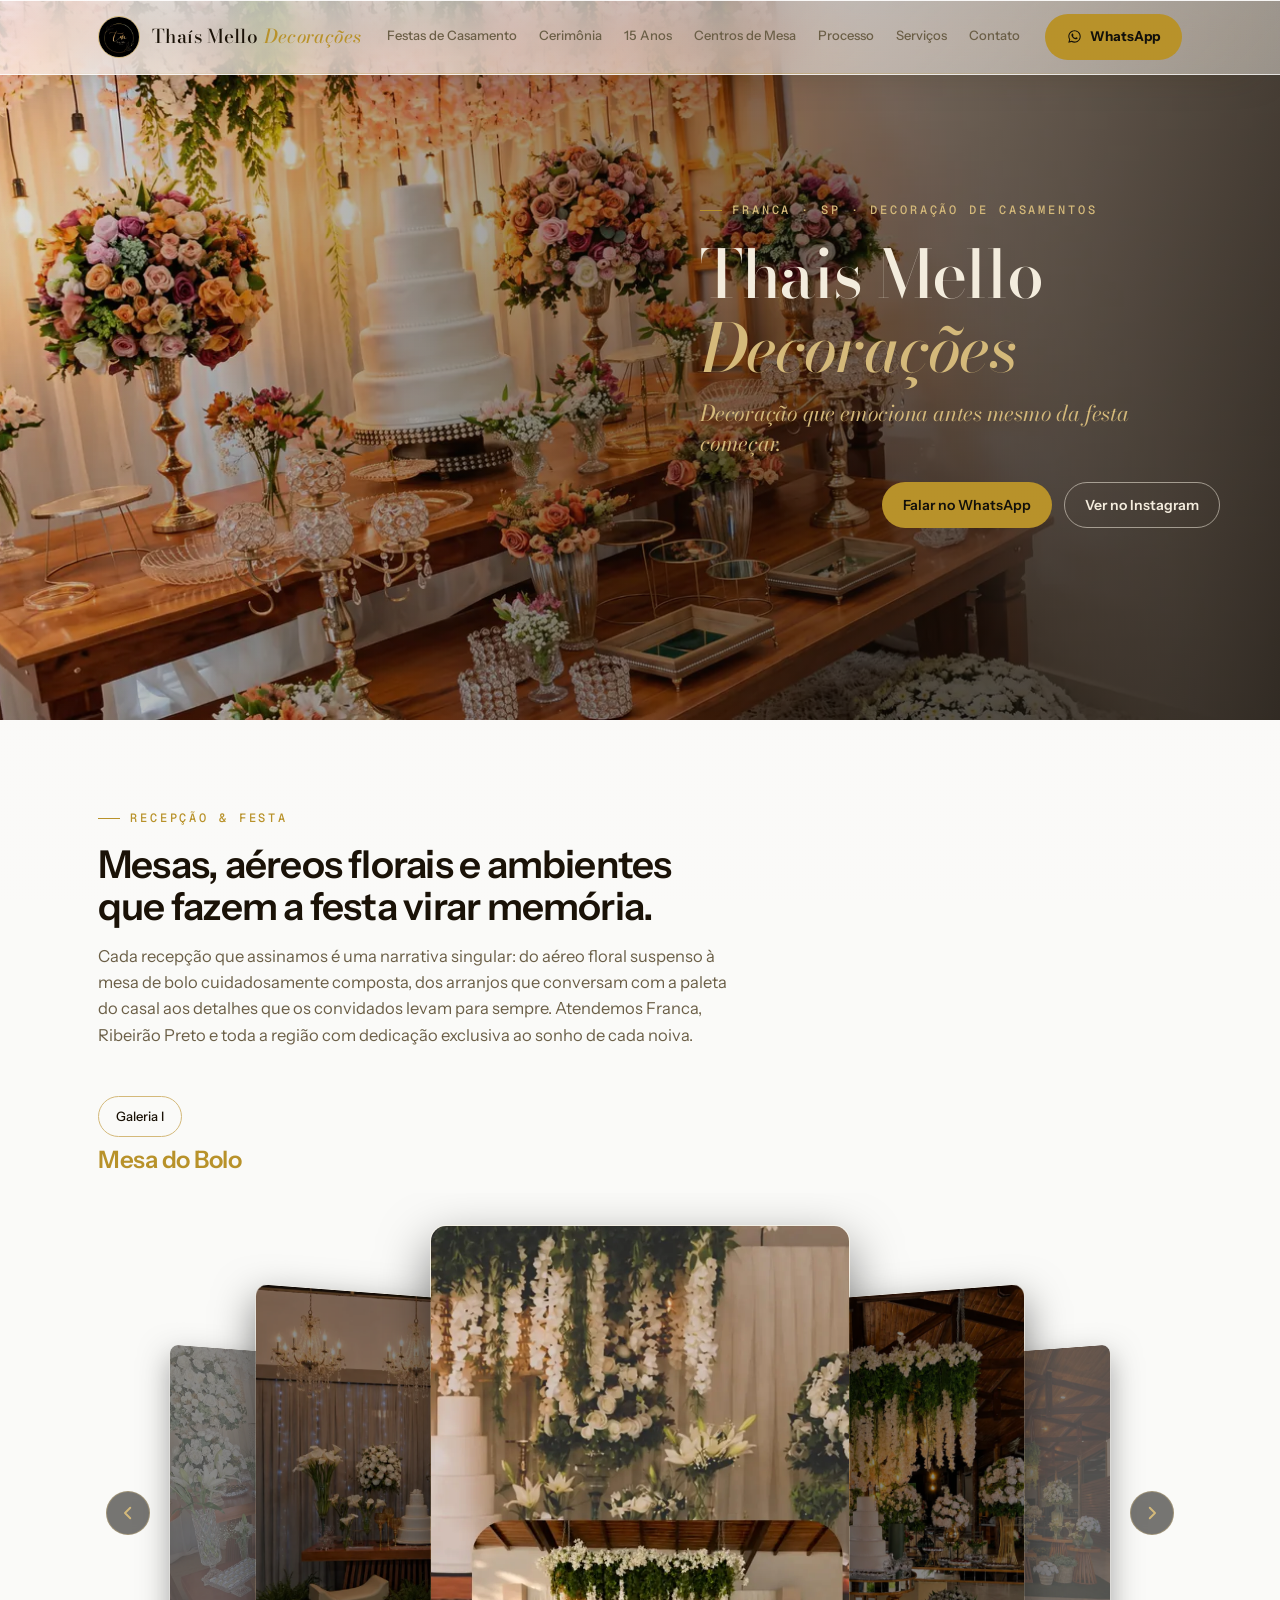
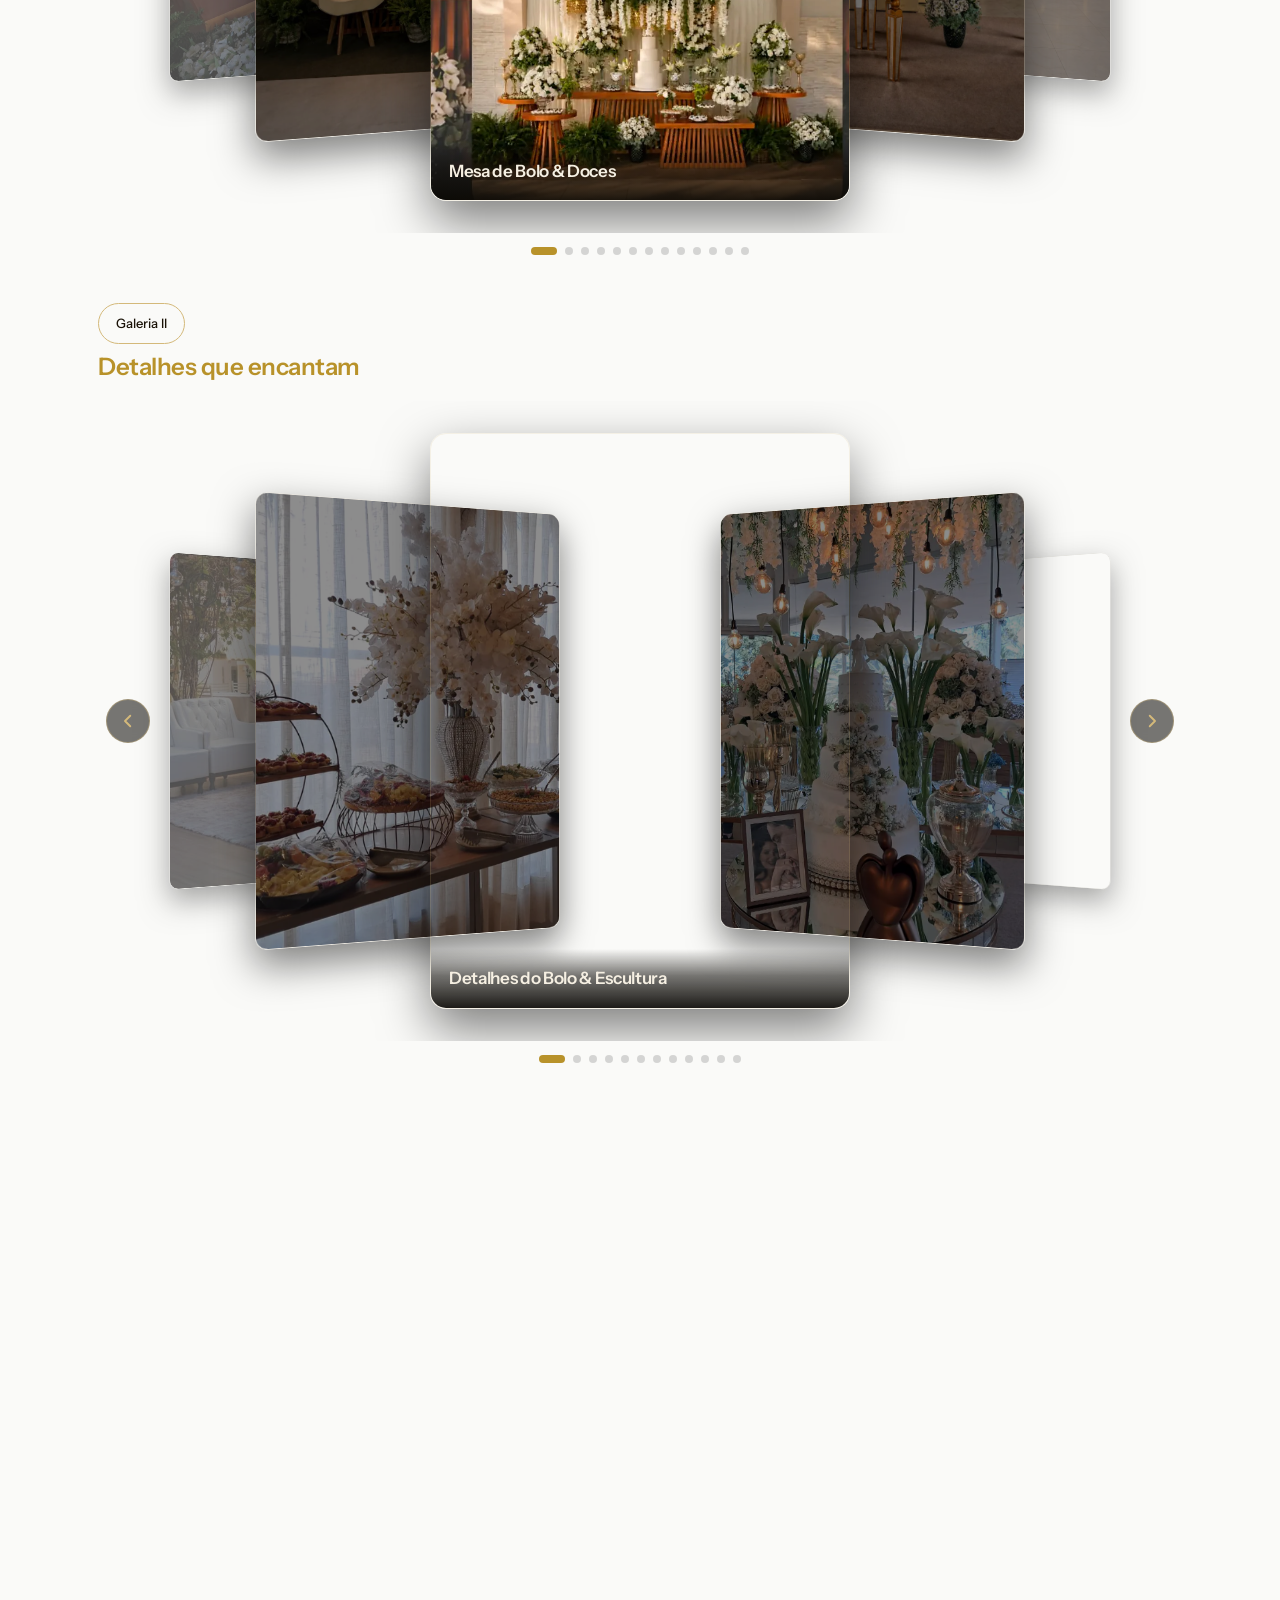
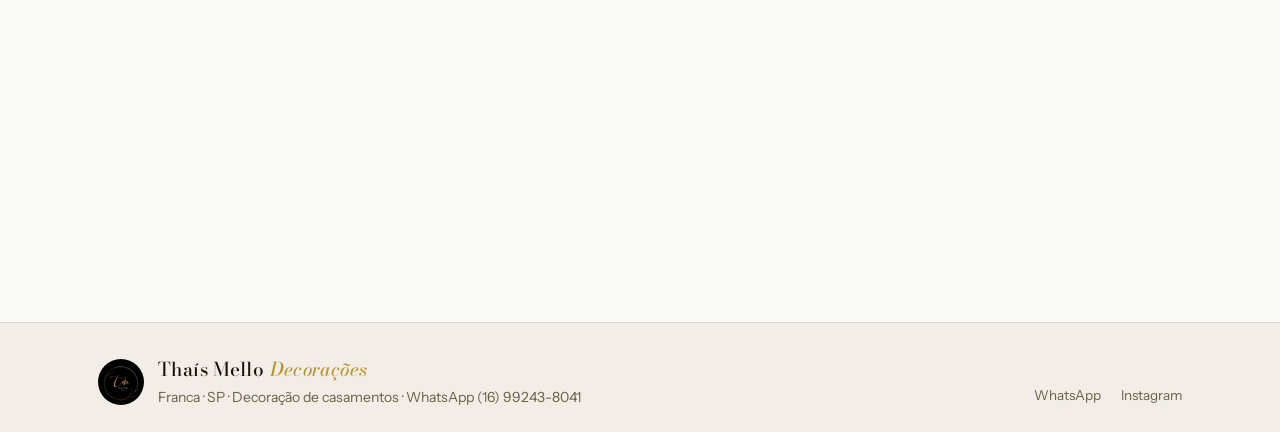
<file: thais-mello-decoracoes-final.html>
<!DOCTYPE html>
<html lang="pt-BR">
<head>
<meta charset="UTF-8">
<meta name="viewport" content="width=device-width, initial-scale=1.0">
<title>Thaís Mello Decorações | Decoração de Casamentos em Franca-SP</title>
<meta name="description" content="Decoração personalizada para casamentos, mini weddings, elopements, casamentos civis e festas de 15 anos em Franca-SP. Cerimônia, recepção e mesa de bolo e doces sob medida. Fale pelo WhatsApp.">
<meta name="robots" content="index, follow, max-image-preview:large, max-snippet:-1, max-video-preview:-1">
<link rel="canonical" href="https://thaismellodecoracoes.vercel.app/">
<link rel="preload" as="image" href="assets/optimized/hero-1280.webp" imagesrcset="assets/optimized/hero-768.webp 768w, assets/optimized/hero-1280.webp 1280w, assets/optimized/hero-1920.webp 1920w" imagesizes="100vw" fetchpriority="high">
<link rel="icon" type="image/jpeg" href="assets/logo-favicon.jpg">
<link rel="apple-touch-icon" href="assets/logo-favicon.jpg">

<meta property="og:type" content="website">
<meta property="og:site_name" content="Thaís Mello Decorações">
<meta property="og:title" content="Thaís Mello Decorações | Decoração de Casamentos em Franca-SP">
<meta property="og:description" content="Decoração personalizada para casamentos, mini weddings, elopements e festas de 15 anos em Franca-SP. Projeto sob medida, montagem no local e acompanhamento no grande dia.">
<meta property="og:url" content="https://thaismellodecoracoes.vercel.app/">
<meta property="og:image" content="https://thaismellodecoracoes.vercel.app/assets/hero-principal.jpeg">
<meta property="og:image:type" content="image/jpeg">
<meta property="og:image:width" content="2752">
<meta property="og:image:height" content="1536">
<meta property="og:image:alt" content="Decoração floral de casamento assinada por Thaís Mello Decorações em Franca-SP">
<meta property="og:locale" content="pt_BR">

<meta name="twitter:card" content="summary_large_image">
<meta name="twitter:title" content="Thaís Mello Decorações | Decoração de Casamentos em Franca-SP">
<meta name="twitter:description" content="Decoração personalizada para casamentos, mini weddings, elopements e festas de 15 anos em Franca-SP.">
<meta name="twitter:image" content="https://thaismellodecoracoes.vercel.app/assets/hero-principal.jpeg">
<meta name="twitter:image:alt" content="Decoração floral de casamento assinada por Thaís Mello Decorações em Franca-SP">

<script type="application/ld+json">
{
  "@context": "https://schema.org",
  "@type": "ProfessionalService",
  "additionalType": "Decoradora de eventos",
  "name": "Thaís Mello Decorações",
  "description": "Decoração personalizada de casamentos, mini weddings, elopements, casamentos civis e festas de 15 anos em Franca-SP. Atendimento online de segunda a quinta-feira; atendimento presencial mediante agendamento.",
  "url": "https://thaismellodecoracoes.vercel.app/",
  "telephone": "+55-16-99243-8041",
  "image": "https://thaismellodecoracoes.vercel.app/assets/hero-principal.jpeg",
  "address": {
    "@type": "PostalAddress",
    "streetAddress": "Rua Pedro Pucci, 3536, Ângela Rosa",
    "addressLocality": "Franca",
    "addressRegion": "SP",
    "postalCode": "14403-649",
    "addressCountry": "BR"
  },
  "areaServed": "Franca-SP e região",
  "sameAs": [
    "https://www.instagram.com/thaismellodecoracoes"
  ]
}
</script>
<link rel="preconnect" href="https://fonts.googleapis.com">
<link rel="preconnect" href="https://fonts.gstatic.com" crossorigin>
<link rel="preload" href="https://fonts.googleapis.com/css2?family=Bodoni+Moda:ital,opsz,wght@0,6..96,400;0,6..96,500;0,6..96,600;1,6..96,500&family=Instrument+Sans:wght@400;500;600&family=Geist+Mono:wght@400;500&display=swap" as="style" onload="this.onload=null;this.rel='stylesheet'">
<noscript><link href="https://fonts.googleapis.com/css2?family=Bodoni+Moda:ital,opsz,wght@0,6..96,400;0,6..96,500;0,6..96,600;1,6..96,500&family=Instrument+Sans:wght@400;500;600&family=Geist+Mono:wght@400;500&display=swap" rel="stylesheet"></noscript>
<script>
  /* Analytics waits until the critical visual content has loaded. */
  (function(){
    var loaded = false;
    function loadAnalytics(){
      if(loaded) return;
      loaded = true;
      window.dataLayer = window.dataLayer || [];
      window.gtag = function(){ window.dataLayer.push(arguments); };
      window.gtag('js', new Date());
      window.gtag('config', 'G-RZ898T9LGT');
      var script = document.createElement('script');
      script.async = true;
      script.src = 'https://www.googletagmanager.com/gtag/js?id=G-RZ898T9LGT';
      document.head.appendChild(script);
    }
    ['pointerdown','touchstart','keydown'].forEach(function(eventName){
      window.addEventListener(eventName, loadAnalytics, { once:true, passive:true });
    });
    window.addEventListener('load', function(){ setTimeout(loadAnalytics, 3500); }, { once:true });
  })();
</script>
<style>
  :root{
    --bg:#FAFAF8;
    --bg-2:#F2EEE7;
    --ink:#1A1207;
    --ink-soft:#6B5F47;
    --gold:#B8922A;
    --gold-soft:#D4B97A;
    --gold-bright:#9A7520;
    --line:#DED5C2;
    --radius:20px;
    --shadow-md:0px 18px 40px -18px rgba(90,60,10,.18);
  }
  *{box-sizing:border-box; margin:0; padding:0;}
  html{scroll-behavior:smooth;}
  body{
    background:var(--bg);
    color:var(--ink);
    font-family:'Instrument Sans', sans-serif;
    font-size:17px;
    line-height:1.6;
    text-align:left;
    -webkit-font-smoothing:antialiased;
    overflow-x:hidden;
  }
  h1{ font-family:'Bodoni Moda', serif; font-weight:500; letter-spacing:-0.01em; line-height:1.1; }
h2,h3{ font-family:'Instrument Sans', sans-serif; font-weight:600; letter-spacing:-0.02em; line-height:1.1; color: var(--ink); }
  .mono{font-family:'Geist Mono', monospace;}
  .eyebrow{
    font-family:'Geist Mono', monospace;
    font-size:12px;
    font-weight:500;
    letter-spacing:.24em;
    text-transform:uppercase;
    color:var(--gold);
    display:inline-flex;
    align-items:center;
    gap:10px;
  }
  .eyebrow::before{
    content:'';
    width:22px; height:1px;
    background:var(--gold);
    display:inline-block;
  }
  a{color:inherit; text-decoration:none;}
  img{max-width:100%; display:block;}
  .wrap{ max-width:1140px; margin:0 auto; padding:0 28px; }
  ::selection{ background:var(--gold); color:#FAFAF8; }
  .btn:focus-visible, .nav-cta:focus-visible, .nav-links a:focus-visible, .foot-links a:focus-visible{
    outline:2px solid var(--gold-bright); outline-offset:3px; border-radius:8px;
  }

  body::before{
    content:'';
    position:fixed; inset:0;
    pointer-events:none;
    z-index:2000;
    opacity:.045;
    background-image:radial-gradient(circle, #C9A24C33 1px, transparent 1px);
    background-size:3px 3px;
  }

  /* ===== NAV ===== */
  header{
    position:fixed;
    inset:0 0 auto;
    z-index:100;
    background:linear-gradient(135deg,rgba(255,255,255,.72),rgba(242,238,231,.48));
    border-bottom:1px solid rgba(255,255,255,.72);
    box-shadow:0 16px 42px -30px rgba(55,38,10,.55),inset 0 1px 0 rgba(255,255,255,.9);
    -webkit-backdrop-filter:blur(20px) saturate(145%);
    backdrop-filter:blur(20px) saturate(145%);
  }
  header::after{
    content:"";
    position:absolute;
    inset:auto 0 0;
    height:1px;
    pointer-events:none;
    background:linear-gradient(90deg,transparent,rgba(184,146,42,.38),transparent);
  }
  nav{
    display:flex; align-items:center; justify-content:space-between;
    padding:14px 28px;
    max-width:1140px; margin:0 auto;
    gap:20px;
  }
  .brand{ display:flex; align-items:center; gap:12px; flex-shrink:0; }
  .brand img{ width:42px; height:42px; border-radius:50%; border:1.5px solid var(--gold-soft); object-fit:cover; mix-blend-mode:multiply; }
  .logo{
    font-family:'Bodoni Moda', serif;
    font-weight:500;
    font-size:19px;
    letter-spacing:.02em;
    color:var(--ink);
    white-space:nowrap;
  }
  .logo em{ font-style:italic; color:var(--gold); }
  .nav-links{ display:flex; gap:22px; font-size:13px; font-weight:500; flex-wrap:wrap; }
  .nav-links a{ position:relative; color:var(--ink-soft); transition:color .2s; white-space:nowrap; padding-bottom:2px; }
  .nav-links a::after{
    content:''; position:absolute; left:0; right:100%; bottom:-2px; height:1px; background:var(--gold);
    transition:right .3s cubic-bezier(0.16,1,0.3,1);
  }
  .nav-links a:hover{ color:var(--gold); }
  .nav-links a:hover::after{ right:0; }
  .nav-cta{
    background:var(--gold);
    color:#12100B;
    padding:12px 22px;
    border-radius:100px;
    font-size:13.5px;
    font-weight:700;
    white-space:nowrap;
    display:inline-flex; align-items:center; gap:8px;
    transition:transform .18s cubic-bezier(0.16,1,0.3,1), background .18s ease, box-shadow .25s ease;
    flex-shrink:0;
  }
  .nav-cta:hover{ transform:translateY(-2px); background:var(--gold-bright); box-shadow:0 12px 26px -14px rgba(90,60,10,.5); }
  .nav-cta:active{ transform:translateY(0) scale(.96); transition-duration:.1s; }
  @media (max-width:1000px){ .nav-links{ display:none; } }

  /* ===== HERO (16:9 full-bleed) ===== */
  .hero{
    position:relative;
    aspect-ratio:16/9;
    min-height:520px;
    max-height:100svh;
    width:100%;
    display:flex;
    align-items:center;
    justify-content:flex-end;
    overflow:hidden;
  }

  .hero-bg{
    position:absolute;
    inset:0;
    z-index:0;}

  .hero-bg img{
    width:100%;
    height:100%;
    object-fit:cover;
    object-position:center 46%;
    display:block;}

  .hero-overlay{
    position:absolute;
    inset:0;
    background:linear-gradient(
      105deg,
      rgba(12,9,4,.10) 0%,
      rgba(12,9,4,.48) 52%,
      rgba(12,9,4,.84) 100%
    );}

  .hero-content {
    position: relative;
    z-index: 1;
    padding: clamp(32px, 6vw, 72px) clamp(24px, 5vw, 60px);
    margin: 0 0 0 auto;
    max-width: min(640px, 90%);
    text-align: left;
  }

  @keyframes heroRise{
    from{ opacity:0; transform:translateY(22px); }
    to{ opacity:1; transform:translateY(0); }
  }
  .hero-content > *{ opacity:0; animation:heroRise .8s cubic-bezier(0.16,1,0.3,1) forwards; }
  .hero-content > .eyebrow{ animation-delay:.1s; }
  .hero-content > h1{ animation-delay:.24s; }
  .hero-content > .hero-tagline{ animation-delay:.42s; }
  .hero-content > .cta-row{ animation-delay:.58s; }
  @media (prefers-reduced-motion:reduce){
    .hero-content > *{ animation:none; opacity:1; transform:none; }
  }

  .hero-content .eyebrow{
    color:var(--gold-soft);
    margin-bottom:18px;}

  .hero h1{
    font-size:clamp(1.7rem, 3.8vw, 3.6rem);
    margin:0 0 20px;
    color:#F3ECDD;
    line-height:1.1;
    letter-spacing:-0.02em;}

  .hero h1 em{ font-style:italic; color:var(--gold-soft);}

  .hero h1.hero-brand{
    font-size:clamp(2.4rem, 5.2vw, 4.8rem);
    margin:0 0 14px;}

  .hero p.hero-tagline{
    font-family:'Bodoni Moda', serif;
    font-style:italic;
    font-size:clamp(1rem, 1.7vw, 1.4rem);
    color:var(--gold-soft);
    max-width:38ch;
    margin:0 0 22px;
    line-height:1.4;
    letter-spacing:-0.01em;}
  .cta-row{
    display:flex;
    align-items:center;
    justify-content:flex-end;
    flex-wrap:wrap;
    gap:12px;
  }
  .btn{
    min-height:46px;
    display:inline-flex;
    align-items:center;
    justify-content:center;
    padding:12px 20px;
    border:1px solid transparent;
    border-radius:100px;
    font-size:14px;
    font-weight:600;
    line-height:1;
    transition:transform .18s cubic-bezier(0.16,1,0.3,1), background .18s ease, border-color .18s ease, box-shadow .25s ease;
  }
  .btn:hover{ transform:translateY(-2px); }
  .btn:active{ transform:translateY(0) scale(.97); transition-duration:.1s; }
  .btn-primary{ background:var(--gold); color:#12100B; }
  .btn-primary:hover{ background:var(--gold-bright); box-shadow:0 14px 30px -16px rgba(90,60,10,.55); }
  .btn-ghost{ border-color:rgba(243,236,221,.55); color:#F3ECDD; }
  .btn-ghost:hover{ border-color:#F3ECDD; }
  .btn svg{ display:none; }

  @media (max-width:680px){
    .hero{ aspect-ratio:unset; min-height:540px; }
    .hero-content{ max-width:100%; padding:80px 20px 40px; margin-left:auto; margin-right:0; }
    .hero-overlay{ background:linear-gradient(90deg, rgba(12,9,4,.72), rgba(12,9,4,.54)); }
    .hero h1{ font-size:clamp(1.8rem,6.5vw,2.4rem); }
  }

  /* ===== SECTIONS ===== */
  section{ padding:80px 0; }
  .sec-head{ max-width:640px; margin-bottom:48px; }
  .sec-head h2{ font-size:clamp(1.8rem,3vw,2.5rem); margin-top:16px; color:var(--ink); }
  .sec-head p{ color:var(--ink-soft); margin-top:14px; font-size:16.5px; }

  /* GALLERY */
  .gallery{ display:grid; grid-template-columns:repeat(2, 1fr); gap:22px; }
  .gallery.cols-3{ grid-template-columns:repeat(3,1fr); }
  .gallery-item{
    border-radius:22px; overflow:hidden; border:1px solid var(--line);
    position:relative; aspect-ratio:4/5;
  }
  .gallery-item img{ width:100%; height:100%; object-fit:cover; display:block; }
  .gallery-item .cap{
    position:absolute; left:0; right:0; bottom:0;
    background:linear-gradient(0deg, rgba(20,16,8,.80), transparent 70%);
    padding:26px 22px 18px;
    font-size:13px;
    color:var(--ink-soft);
  }
  .gallery-item .cap b{ color:var(--gold-bright); display:block; font-family:'Bodoni Moda', serif; font-size:19px; font-weight:500; margin-bottom:4px; }
  .gallery-item .badge{
    position:absolute; top:16px; left:16px;
    background:rgba(20,16,8,.72);
    border:1px solid var(--gold-soft);
    color:var(--gold-bright);
    font-size:10.5px;
    font-weight:700;
    letter-spacing:.08em;
    text-transform:uppercase;
    padding:6px 12px;
    border-radius:100px;
  }
  @media (max-width:760px){ .gallery, .gallery.cols-3{ grid-template-columns:1fr; } }

  /* STEPS */
  .steps{
    display:grid; grid-template-columns:repeat(4,1fr);
    border-top:1px solid var(--line); border-bottom:1px solid var(--line);
  }
  .step{ padding:32px 22px; border-right:1px solid var(--line); }
  .step:last-child{ border-right:none; }
  .step-num{ font-family:'Bodoni Moda', serif; font-style:italic; font-size:26px; color:var(--gold); display:block; margin-bottom:14px; }
  .step h3{ font-family:'Instrument Sans'; font-weight:600; font-size:16.5px; margin-bottom:8px; color:var(--ink); }
  .step p{ font-size:14.5px; color:var(--ink-soft); }
  @media (max-width:860px){
    .steps{ grid-template-columns:1fr 1fr; }
    .step:nth-child(2){ border-right:none; }
    .step:nth-child(1), .step:nth-child(2){ border-bottom:1px solid var(--line); }
  }
  @media (max-width:520px){
    .steps{ grid-template-columns:1fr; }
    .step{ border-right:none !important; border-bottom:1px solid var(--line); }
  }

  
  .table-features{ display:grid; grid-template-columns:repeat(2,1fr); gap:22px; margin-top:28px; }
  @media (max-width:860px){ .table-features{ grid-template-columns:1fr; } }

  /* SERVICES */
  .services{ display:grid; grid-template-columns:repeat(2,1fr); gap:22px; }
  .card{
    background:var(--bg-2);
    border:1px solid var(--line);
    border-radius:var(--radius);
    padding:34px 28px;
    transition:transform .3s cubic-bezier(0.16,1,0.3,1), border-color .3s ease, box-shadow .3s ease;
  }
  .card:hover{ transform:translateY(-6px); border-color:var(--gold-soft); box-shadow:var(--shadow-md); }
  .card-mark{
    width:38px; height:38px;
    border:1.5px solid var(--gold);
    border-radius:50%;
    margin-bottom:22px;
    display:flex; align-items:center; justify-content:center;
    font-family:'Bodoni Moda', serif; font-style:italic; color:var(--gold); font-size:17px;
  }
  .card h3{ font-family:'Bodoni Moda', serif; font-size:22px; font-weight:500; margin-bottom:10px; color:var(--ink); }
  .card p{ color:var(--ink-soft); font-size:15px; }
  @media (max-width:760px){ .services{ grid-template-columns:1fr; } }

  /* STYLES */
  .styles-panel{
    background:var(--bg-2);
    border:1px solid var(--line);
    border-radius:26px;
    padding:54px 46px;
  }
  .styles-panel h2{ font-size:clamp(1.6rem,2.6vw,2.1rem); margin:14px 0 28px; color:var(--ink); }
  .chip-row{ display:flex; flex-wrap:wrap; gap:11px; }
  .chip{
    font-size:13px; font-weight:500;
    padding:9px 17px;
    border:1px solid var(--gold-soft);
    border-radius:100px;
    color:var(--ink);
  }
  .chip.solo{ background:var(--gold); color:#12100B; border-color:var(--gold); font-weight:700; }

  /* WHY */
  .why-grid{ display:grid; grid-template-columns:1fr 1fr; gap:16px; }
  .why-item{ display:flex; gap:16px; padding:22px 4px; border-bottom:1px solid var(--line); }
  .why-num{ font-family:'Bodoni Moda', serif; font-style:italic; font-weight:500; font-size:20px; color:var(--gold); flex-shrink:0; }
  .why-item h3{ font-family:'Instrument Sans'; font-weight:600; font-size:16px; margin-bottom:4px; color:var(--ink); }
  .why-item p{ font-size:14.5px; color:var(--ink-soft); }
  @media (max-width:720px){ .why-grid{ grid-template-columns:1fr; } }

  /* MINI WEDDING FEATURE */
  .feature{ display:grid; grid-template-columns:0.85fr 1.15fr; gap:44px; align-items:center; }
  .feature-photo{ border-radius:22px; overflow:hidden; border:1px solid var(--line); }
  .feature-photo img{ width:100%; display:block; }
  .feature-text h2{ font-size:clamp(1.7rem,2.8vw,2.3rem); color:var(--ink); margin:14px 0 16px; }
  .feature-text p{ color:var(--ink-soft); font-size:16px; margin-bottom:14px; }
  .feature-list{ list-style:none; margin-top:20px; display:flex; flex-direction:column; gap:10px; }
  .feature-list li{ font-size:14.5px; color:var(--ink-soft); display:flex; gap:10px; }
  .feature-list li::before{ content:'✦'; color:var(--gold); flex-shrink:0; }
  @media (max-width:860px){ .feature{ grid-template-columns:1fr; } }

  /* FINAL CTA */
  .final-cta{
    background:radial-gradient(circle at 30% 20%, #F2EEE7, #FAFAF8 70%);
    border:1px solid var(--gold-soft);
    border-radius:30px;
    padding:66px 44px;
    text-align:left;
  }
  .final-cta h2{ font-size:clamp(2rem,4vw,3rem); color:var(--ink); margin-bottom:16px; }
  .final-cta p{ color:var(--ink-soft); max-width:44ch; margin:0 0 30px; font-size:16.5px; }
  .final-cta .cta-row{ justify-content:flex-start; margin-bottom:0; }

  /* FOOTER */
  footer {
    position: relative;
    margin-top: 0;
    padding: 32px 0 24px;
    border-top: 1px solid var(--line);
    background: var(--bg-2);
    z-index: 10;
  }
  .foot-grid{ display:flex; justify-content:space-between; align-items:flex-end; flex-wrap:wrap; gap:20px; text-align:left; }
  .foot-brand{ display:flex; align-items:center; gap:14px; }
  .foot-brand img{ width:46px; height:46px; border-radius:50%; mix-blend-mode:multiply; }
  footer p{ color:var(--ink-soft); font-size:14px; }
  .foot-links{ display:flex; gap:20px; font-size:13.5px; }
  .foot-links a{ position:relative; color:var(--ink-soft); transition:color .2s; padding-bottom:2px; }
  .foot-links a::after{
    content:''; position:absolute; left:0; right:100%; bottom:-2px; height:1px; background:var(--gold);
    transition:right .3s cubic-bezier(0.16,1,0.3,1);
  }
  .foot-links a:hover{ color:var(--gold); }
  .foot-links a:hover::after{ right:0; }

  .reveal{ opacity:0; transform:translateY(18px); transition:opacity .7s cubic-bezier(0.16,1,0.3,1), transform .7s cubic-bezier(0.16,1,0.3,1); }
  .reveal.in{ opacity:1; transform:translateY(0); }
  .card.reveal, .step.reveal, .why-item.reveal{ transition-duration:.55s; }
  .services .card.reveal:nth-child(1), .steps .step.reveal:nth-child(1), .why-grid .why-item.reveal:nth-child(1){ transition-delay:0s; }
  .services .card.reveal:nth-child(2), .steps .step.reveal:nth-child(2), .why-grid .why-item.reveal:nth-child(2){ transition-delay:.08s; }
  .steps .step.reveal:nth-child(3), .why-grid .why-item.reveal:nth-child(3){ transition-delay:.16s; }
  .steps .step.reveal:nth-child(4), .why-grid .why-item.reveal:nth-child(4){ transition-delay:.24s; }
  @media (prefers-reduced-motion:reduce){
    .reveal{ opacity:1; transform:none; transition:none; }
    .btn:hover, .nav-cta:hover, .card:hover{ transform:none; }
    .btn:active, .nav-cta:active{ transform:none; }
    .nav-links a::after, .foot-links a::after{ transition:none; }
  }

  @media (max-width:900px){ .hero-grid{ grid-template-columns:1fr; } }
  /* Elastic photo gallery: preserves all original photos and captions. */
  .gallery,
  .gallery.cols-3{
    position:relative;
    display:flex;
    height:clamp(340px,42vw,480px);
    gap:12px;
    margin: 0 0 0 auto;
    overflow:hidden;
  }
  .gallery-item{
    position:relative;
    top:auto;
    left:auto;
    flex:1 1 0;
    width:auto;
    height:100%;
    min-width:0;
    min-height:0;
    aspect-ratio:auto;
    grid-column:auto;
    grid-row:auto;
    opacity:1;
    cursor:pointer;
    filter:brightness(.58);
    transform:none;
    transition:flex .7s cubic-bezier(.25,1,.5,1), filter .45s ease, border-color .3s ease, box-shadow .3s ease;
  }
  .gallery-item.is-active{
    flex:5 1 0;
    filter:brightness(1);
    border-color:var(--gold);
    box-shadow:0 20px 48px -26px rgba(90,60,10,.20);
  }
  .gallery-item img{
    transform:scale(1.1);
    transition:transform .8s cubic-bezier(.22,1,.36,1), filter .45s ease;
  }
  .gallery-item.is-active img{ transform:scale(1); }
  .gallery-item:focus-visible{ outline:2px solid var(--gold-bright); outline-offset:4px; }
  .gallery-item .cap{
    opacity:0;
    transform:translateY(14px);
    transition:opacity .35s ease .16s, transform .35s cubic-bezier(.22,1,.36,1) .16s;
  }
  .gallery-item.is-active .cap{ opacity:1; transform:translateY(0); }
  .gallery-item .badge{ transition:opacity .3s ease; }
  .gallery-item:not(.is-active) .badge{ opacity:0; }

  .gallery-nav{
    display:flex;
    justify-content:flex-end;
    gap:10px;
    margin-top:18px;
  }
  .gallery-nav__button{
    width:44px;
    height:44px;
    display:grid;
    place-items:center;
    border:1px solid var(--gold-soft);
    border-radius:50%;
    background:var(--bg-2);
    color:var(--gold);
    cursor:pointer;
    transition:background .2s ease, color .2s ease, transform .2s ease, border-color .2s ease;
  }
  .gallery-nav__button:hover{
    background:var(--gold);
    border-color:var(--gold);
    color:#12100B;
    transform:translateY(-2px);
  }
  .gallery-nav__button:focus-visible{ outline:2px solid var(--gold-bright); outline-offset:3px; }
  .gallery-nav__button svg{ width:18px; height:18px; }

  @media (max-width:760px){
    .gallery,
    .gallery.cols-3{ height:380px; gap:8px; }
    .gallery-item.is-active{ flex:4 1 0; }
    .gallery-nav{ margin-top:14px; }
    .gallery-nav__button{ width:42px; height:42px; }
  }
  @media (max-width:760px){
    .final-cta{ padding:48px 24px; }
    .foot-grid{ align-items:flex-start; flex-direction:column; }
  }
  @media (max-width:560px){
    nav{ padding:10px 14px; gap:10px; }
    .brand{ gap:9px; }
    .brand img{ width:36px; height:36px; }
    .logo{ font-size:16px; }
    .nav-cta{ padding:10px 14px; font-size:12.5px; }
  }
  @media (prefers-reduced-motion:reduce){
    .gallery-item,
    .gallery-item img,
    .gallery-item .cap,
    .gallery-item .badge,
    .gallery-nav__button{ transition:none; }
  }  #contato { padding-bottom: 150px; }

/* ===== COVERFLOW GALLERY ===== */
.coverflow{ position:relative; }
.coverflow-stage{
  position:relative; display:flex; align-items:center; justify-content:center;
  height:clamp(400px, 50vw, 650px);
  border-radius:var(--radius);
  overflow:hidden;
  perspective:1400px;
  padding:0 16px;
  outline:none;
  background:transparent;
}


.coverflow-track{
  position:relative; width:100%; height:100%;
  display:flex; align-items:center; justify-content:center;
  transform-style:preserve-3d;
  z-index:1;
}
.coverflow-item{
  position:absolute;
  width:min(420px, 65vw);
  height:min(580px, 90%);
  border-radius:16px;
  overflow:hidden;
  cursor:pointer;
  transition:transform .8s cubic-bezier(.25,1,.5,1), opacity .8s cubic-bezier(.25,1,.5,1), filter .8s ease;
  box-shadow:0 20px 50px rgba(0,0,0,.5);
  border:1px solid rgba(212,185,122,.15);
}
.coverflow-item img{ width:100%; height:100%; object-fit:cover; display:block; }
.coverflow-item.cf-pos-0{ transform:translateX(0) translateZ(0) rotateY(0) scale(1); z-index:5; filter:brightness(1); cursor:default; opacity:1; }
.coverflow-item.cf-pos--1{ transform:translateX(-58%) translateZ(-120px) rotateY(28deg) scale(.82); z-index:4; filter:brightness(.55); opacity:1; }
.coverflow-item.cf-pos-1{ transform:translateX(58%) translateZ(-120px) rotateY(-28deg) scale(.82); z-index:4; filter:brightness(.55); opacity:1; }
.coverflow-item.cf-pos--2{ transform:translateX(-100%) translateZ(-260px) rotateY(38deg) scale(.66); z-index:3; filter:brightness(.35); opacity:.7; }
.coverflow-item.cf-pos-2{ transform:translateX(100%) translateZ(-260px) rotateY(-38deg) scale(.66); z-index:3; filter:brightness(.35); opacity:.7; }
.coverflow-item.cf-pos-hidden{ opacity:0; pointer-events:none; transform:translateX(0) translateZ(-400px) scale(.5); z-index:1; }
.coverflow-item__overlay{
  position:absolute; left:0; right:0; bottom:0;
  padding:20px 18px 16px;
  background:linear-gradient(to top, rgba(10,8,4,.92) 0%, rgba(10,8,4,.55) 55%, transparent 100%);
  opacity:0; transform:translateY(8px);
  transition:opacity .5s ease .15s, transform .5s ease .15s;
  pointer-events:none;
}
.coverflow-item.cf-pos-0 .coverflow-item__overlay{ opacity:1; transform:translateY(0); }
.coverflow-item__tag{
  display:inline-block; font-size:11px; letter-spacing:.08em; text-transform:uppercase;
  color:var(--gold-bright); background:rgba(212,185,122,.15);
  border:1px solid rgba(212,185,122,.35);
  padding:3px 10px; border-radius:999px; margin-bottom:8px;
}
.coverflow-item__title{ color:#F5EFE2; font-size:17px; margin:0 0 4px; font-weight:600; }
.coverflow-item__desc{ color:rgba(245,239,226,.75); font-size:13px; line-height:1.45; margin:0; }
.coverflow-nav{
  position:absolute; top:50%; transform:translateY(-50%);
  left:0; right:0; display:flex; justify-content:space-between;
  padding:0 8px; z-index:6; pointer-events:none;
}
.coverflow-nav__button{
  pointer-events:auto;
  width:44px; height:44px; border-radius:50%;
  display:flex; align-items:center; justify-content:center;
  background:rgba(10,8,4,.55); backdrop-filter:blur(6px);
  border:1px solid rgba(212,185,122,.4);
  color:var(--gold-soft); cursor:pointer;
  transition:background .25s ease, color .25s ease;
}
.coverflow-nav__button:hover{ background:var(--gold); color:var(--ink); }
.coverflow-nav__button:focus-visible{ outline:2px solid var(--gold-bright); outline-offset:2px; }
.coverflow-nav__button svg{ width:18px; height:18px; }
.coverflow-dots{ display:flex; justify-content:center; gap:8px; margin-top:14px; }
.coverflow-dot{
  width:8px; height:8px; border-radius:999px;
  background:rgba(0,0,0,0.15);
  border:none; padding:0; cursor:pointer;
  transition:width .3s ease, background .3s ease;
}
.coverflow-dot.is-active{ width:26px; background:var(--gold); }
@media (max-width:900px){
  .coverflow-stage{ height:clamp(360px, 60vw, 550px); padding:0 6px; }
  .coverflow-item{ width:min(340px, 65vw); height:min(480px, 90%); }
  .coverflow-item.cf-pos--2, .coverflow-item.cf-pos-2{ opacity:0; pointer-events:none; }
}
@media (max-width:560px){
  .coverflow-stage{ height:clamp(380px, 95vw, 600px); }
  .coverflow-item{ width:min(300px, 82vw); height:min(520px, 88%); }
  .coverflow-item.cf-pos--1{ transform:translateX(-38%) translateZ(-80px) rotateY(20deg) scale(.78); opacity:.55; }
  .coverflow-item.cf-pos-1{ transform:translateX(38%) translateZ(-80px) rotateY(-20deg) scale(.78); opacity:.55; }
  .coverflow-nav__button{ width:36px; height:36px; }
  .coverflow-item__title{ font-size:15px; }
  .coverflow-item__desc{ font-size:12px; }
}
@media (prefers-reduced-motion:reduce){ .coverflow-item{ transition:opacity .3s ease; } }


  /* Mini Wedding: responsive video background */
  #mini-wedding { position:relative; isolation:isolate; overflow:hidden; min-height:640px; display:flex; align-items:center; background:#211b13; }
  #mini-wedding .mini-video { position:absolute; inset:0; width:100%; height:100%; object-fit:cover; z-index:-2; pointer-events:none; }
  #mini-wedding::before { content:""; position:absolute; inset:0; background:linear-gradient(90deg,rgba(15,12,8,.76) 0%,rgba(15,12,8,.64) 28%,rgba(15,12,8,.18) 52%,rgba(15,12,8,.02) 75%); z-index:-1; }
  #mini-wedding .wrap { width:100%; max-width:none; padding-inline:clamp(28px,3.2vw,64px); }
  #mini-wedding .feature { display:block; }
  #mini-wedding .feature-text { max-width:440px; margin-right:auto; text-align:left; text-shadow:0 1px 4px rgba(0,0,0,.35); }
  #mini-wedding h2, #mini-wedding p, #mini-wedding li { color:#fff; }
  #mini-wedding .eyebrow { color:#f0d89b; }
  #mini-wedding .feature-list li { border-color:rgba(255,255,255,.3); }
  @media(max-width:767px) {
    #mini-wedding { min-height:760px; }
    #mini-wedding::before { background:linear-gradient(180deg,rgba(15,12,8,.28),rgba(15,12,8,.64) 30%,rgba(15,12,8,.64) 70%,rgba(15,12,8,.28)); }
    #mini-wedding .wrap { padding-inline:28px; }
    #mini-wedding .feature-text { max-width:100%; }
  }

  /* Performance: skip layout/paint work for off-screen sections. */
  main > section:not(.hero){ content-visibility:auto; contain-intrinsic-size:auto 900px; }
  .hero-bg img{ aspect-ratio:16 / 9; }
  </style>
</head>
<body>

<header>
  <nav>
    <div class="brand">
      <img src="assets/optimized/logo-thais-mello.webp" alt="Logo Thaís Mello Decorações" width="256" height="256" decoding="async">
      <div class="logo">Thaís Mello <em>Decorações</em></div>
    </div>
    <div class="nav-links">
      <a href="#festas-casamento">Festas de Casamento</a>
      <a href="#cerimonia">Cerimônia</a>
      <a href="#quinze-anos">15 Anos</a>
      <a href="#centros-de-mesa">Centros de Mesa</a>
      <a href="#processo">Processo</a>
      <a href="#servicos">Serviços</a>
      <a href="#contato">Contato</a>
    </div>
    <a class="nav-cta" href="https://wa.me/5516992438041?text=Oi%2C%20Tha%C3%ADs!%20Vi%20a%20p%C3%A1gina%20e%20queria%20saber%20mais%20sobre%20decora%C3%A7%C3%A3o%20de%20casamento." target="_blank" rel="noopener">
      <svg viewBox="0 0 24 24" fill="currentColor" width="15" height="15"><path d="M12.04 2C6.58 2 2.13 6.45 2.13 11.91c0 1.75.46 3.45 1.32 4.95L2 22l5.29-1.39c1.44.79 3.07 1.2 4.72 1.2h.01c5.46 0 9.91-4.45 9.91-9.9 0-2.65-1.03-5.14-2.9-7.01A9.86 9.86 0 0 0 12.04 2zm0 18.13h-.01c-1.47 0-2.92-.39-4.19-1.14l-.3-.18-3.14.82.84-3.06-.2-.32a8.2 8.2 0 0 1-1.26-4.38c0-4.54 3.7-8.24 8.26-8.24 2.2 0 4.27.86 5.83 2.42a8.17 8.17 0 0 1 2.41 5.83c0 4.55-3.7 8.25-8.24 8.25zm4.52-6.17c-.25-.12-1.47-.72-1.69-.81-.23-.08-.39-.12-.56.13-.17.24-.64.8-.78.97-.14.16-.29.18-.54.06-.25-.12-1.04-.38-1.99-1.22-.73-.66-1.23-1.46-1.37-1.71-.14-.25-.02-.38.11-.51.11-.11.25-.29.37-.43.12-.14.16-.24.24-.4.08-.16.04-.31-.02-.43-.06-.12-.56-1.34-.76-1.84-.2-.48-.4-.42-.56-.42-.14 0-.31-.02-.47-.02-.16 0-.43.06-.65.31-.23.24-.86.84-.86 2.04s.88 2.36 1 2.53c.12.16 1.73 2.64 4.19 3.7.59.25 1.04.4 1.4.51.59.19 1.12.16 1.55.1.47-.07 1.47-.6 1.68-1.18.21-.58.21-1.08.14-1.18-.06-.11-.22-.17-.47-.29z"/></svg>
      WhatsApp
    </a>
  </nav>
</header>


<main>
  <!-- HERO -->
  <section class="hero">
    <div class="hero-bg">
      <img src="assets/optimized/hero-1280.webp" alt="Thaís Mello Decorações: decoração com amor para momentos únicos" srcset="assets/optimized/hero-768.webp 768w, assets/optimized/hero-1280.webp 1280w, assets/optimized/hero-1920.webp 1920w" sizes="100vw" width="1280" height="714" fetchpriority="high" decoding="async">
      <div class="hero-overlay"></div>
    </div>
    <div class="hero-content">
      <span class="eyebrow">Franca · SP · Decoração de casamentos</span>
      <h1 class="hero-brand">Thais Mello <em>Decorações</em></h1>
      <p class="hero-tagline">Decoração que emociona antes mesmo da festa começar.</p>
      <div class="cta-row">
        <a class="btn btn-primary" href="https://wa.me/5516992438041?text=Oi%2C%20Tha%C3%ADs!%20Vi%20a%20p%C3%A1gina%20e%20queria%20saber%20mais%20sobre%20decora%C3%A7%C3%A3o%20de%20casamento." target="_blank" rel="noopener">
          Falar no WhatsApp
        </a>
        <a class="btn btn-ghost" href="https://www.instagram.com/thaismellodecoracoes" target="_blank" rel="noopener">Ver no Instagram</a>
      </div>
    </div>
  </section>

<!-- ══════════════════════════════════════════════════════════
     FESTAS DE CASAMENTO
══════════════════════════════════════════════════════════ -->
<section id="festas-casamento">
    <div class="wrap">
      <div class="sec-head reveal">
        <span class="eyebrow">Recepção &amp; Festa</span>
        <h2>Mesas, aéreos florais e ambientes que fazem a festa virar memória.</h2>
        <p>Cada recepção que assinamos é uma narrativa singular: do aéreo floral suspenso à mesa de bolo cuidadosamente composta, dos arranjos que conversam com a paleta do casal aos detalhes que os convidados levam para sempre. Atendemos Franca, Ribeirão Preto e toda a região com dedicação exclusiva ao sonho de cada noiva.</p>
      </div>

    <!-- Gallery 1: Mesas de Destaque -->
    <div class="gallery-subhead reveal" style="margin-top:48px; margin-bottom:20px;">
        <span class="chip" style="display:inline-block; margin-bottom:10px;">Galeria I</span>
        <h3 style="font-family:'Instrument Sans', sans-serif; font-weight:600; letter-spacing:-0.02em; font-size:24px; color:var(--gold);  margin-bottom:6px;">Mesa do Bolo</h3>
      </div>
    <div class="coverflow reveal" id="gallery-festas-1">
<div class="coverflow-item">
          <img src="assets/optimized/01-mesa-de-bolo-doces.webp" alt="Mesa de Bolo & Doces" width="719" height="1280" decoding="async" loading="lazy" fetchpriority="low">
          <div class="coverflow-item__overlay">
            <h3 class="coverflow-item__title">Mesa de Bolo & Doces</h3>
            </div>
        </div>
<div class="coverflow-item">
          <img src="assets/optimized/02-salao-nobre-com-aereo-floral.webp" alt="Salão Nobre com Aéreo Floral" width="1254" height="1254" decoding="async" loading="lazy" fetchpriority="low">
          <div class="coverflow-item__overlay">
            <h3 class="coverflow-item__title">Salão Nobre com Aéreo Floral</h3>
            </div>
        </div>
<div class="coverflow-item">
          <img src="assets/optimized/03-mesa-ripada-em-madeira-nobre.webp" alt="Mesa Ripada em Madeira Nobre" width="853" height="1280" decoding="async" loading="lazy" fetchpriority="low">
          <div class="coverflow-item__overlay">
            <h3 class="coverflow-item__title">Mesa Ripada em Madeira Nobre</h3>
            </div>
        </div>
<div class="coverflow-item">
          <img src="assets/optimized/04-mesa-rustica-com-flores-terrosas.webp" alt="Mesa Rústica com Flores Terrosas" width="853" height="1280" decoding="async" loading="lazy" fetchpriority="low">
          <div class="coverflow-item__overlay">
            <h3 class="coverflow-item__title">Mesa Rústica com Flores Terrosas</h3>
            </div>
        </div>
<div class="coverflow-item">
          <img src="assets/optimized/05-mesa-provencal-lilas.webp" alt="Mesa Provençal Lilás" width="1280" height="853" decoding="async" loading="lazy" fetchpriority="low">
          <div class="coverflow-item__overlay">
            <h3 class="coverflow-item__title">Mesa Provençal Lilás</h3>
            </div>
        </div>

<div class="coverflow-item">
          <img src="assets/optimized/06-mesa-entalhada-dourada.webp" alt="Mesa Entalhada Dourada" width="729" height="1280" decoding="async" loading="lazy" fetchpriority="low">
          <div class="coverflow-item__overlay">
            <h3 class="coverflow-item__title">Mesa Entalhada Dourada</h3>
            </div>
        </div>
<div class="coverflow-item">
          <img src="assets/optimized/07-mesa-rustica-com-aereo-branco.webp" alt="Mesa Rústica com Aéreo Branco" width="960" height="1280" decoding="async" loading="lazy" fetchpriority="low">
          <div class="coverflow-item__overlay">
            <h3 class="coverflow-item__title">Mesa Rústica com Aéreo Branco</h3>
            </div>
        </div>
<div class="coverflow-item">
          <img src="assets/optimized/08-mesa-dupla-com-aereo-branco.webp" alt="Mesa Dupla com Aéreo Branco" width="960" height="1280" decoding="async" loading="lazy" fetchpriority="low">
          <div class="coverflow-item__overlay">
            <h3 class="coverflow-item__title">Mesa Dupla com Aéreo Branco</h3>
            </div>
        </div>
<div class="coverflow-item">
          <img src="assets/optimized/09-salao-com-aereo-espelhos.webp" alt="Salão com Aéreo & Espelhos" width="590" height="1280" decoding="async" loading="lazy" fetchpriority="low">
          <div class="coverflow-item__overlay">
            <h3 class="coverflow-item__title">Salão com Aéreo & Espelhos</h3>
            </div>
        </div>
<div class="coverflow-item">
          <img src="assets/optimized/10-recepcao-com-lustre-floral.webp" alt="Recepção com Lustre Floral" width="720" height="1280" decoding="async" loading="lazy" fetchpriority="low">
          <div class="coverflow-item__overlay">
            <h3 class="coverflow-item__title">Recepção com Lustre Floral</h3>
            </div>
        </div>
<div class="coverflow-item">
          <img src="assets/optimized/11-mesa-de-bolo-em-rosa-dourado.webp" alt="Mesa de Bolo em Rosa & Dourado" width="960" height="1280" decoding="async" loading="lazy" fetchpriority="low">
          <div class="coverflow-item__overlay">
            <h3 class="coverflow-item__title">Mesa de Bolo em Rosa & Dourado</h3>
            </div>
        </div>
<div class="coverflow-item">
          <img src="assets/optimized/42-mesa-do-bolo-com-aereo-de-flores-brancas.webp" alt="Mesa do bolo com aéreo de flores brancas e luminárias de palha" width="720" height="1280" decoding="async" loading="lazy" fetchpriority="low">
          <div class="coverflow-item__overlay">
            <h3 class="coverflow-item__title">Mesa do Bolo com Aéreo Branco</h3>
            </div>
        </div>
<div class="coverflow-item">
          <img src="assets/optimized/43-mesa-do-bolo-com-lustres-de-cristal.webp" alt="Mesa do bolo com lustres de cristal, copos-de-leite e cortina de luzes" width="728" height="1280" decoding="async" loading="lazy" fetchpriority="low">
          <div class="coverflow-item__overlay">
            <h3 class="coverflow-item__title">Mesa do Bolo com Lustres de Cristal</h3>
            </div>
        </div>
        </div>

    <!-- Gallery 2: Ambientações & Detalhes -->
    <div class="gallery-subhead reveal" style="margin-top:48px; margin-bottom:20px;">
        <span class="chip" style="display:inline-block; margin-bottom:10px;">Galeria II</span>
        <h3 style="font-family:'Instrument Sans', sans-serif; font-weight:600; letter-spacing:-0.02em; font-size:24px; color:var(--gold);  margin-bottom:6px;">Detalhes que encantam</h3>
      </div>
    <div class="coverflow reveal" id="gallery-festas-2">


<div class="coverflow-item">
          <img src="assets/optimized/12-detalhes-do-bolo-escultura.webp" alt="Detalhes do Bolo & Escultura" width="590" height="1280" decoding="async" loading="lazy" fetchpriority="low">
          <div class="coverflow-item__overlay">
            <h3 class="coverflow-item__title">Detalhes do Bolo & Escultura</h3>
            </div>
        </div>
<div class="coverflow-item">
          <img src="assets/optimized/13-mesa-espelhada-com-copo-de-leite.webp" alt="Mesa Espelhada com Copo-de-Leite" width="720" height="1280" decoding="async" loading="lazy" fetchpriority="low">
          <div class="coverflow-item__overlay">
            <h3 class="coverflow-item__title">Mesa Espelhada com Copo-de-Leite</h3>
            </div>
        </div>
<div class="coverflow-item">
          <img src="assets/optimized/14-detalhe-do-bolo-de-casamento-com-flores-brancas-.webp" alt="Detalhe do bolo de casamento com flores brancas e luz amarela" width="591" height="1280" decoding="async" loading="lazy" fetchpriority="low">
          <div class="coverflow-item__overlay">
            <h3 class="coverflow-item__title">Bolo em camadas</h3>
            </div>
        </div>
<div class="coverflow-item">
          <img src="assets/optimized/15-detalhe-da-mesa-do-bolo-com-escultura-de-casal-e.webp" alt="Detalhe da mesa do bolo com escultura de casal e candelabro de cristal" width="721" height="1280" decoding="async" loading="lazy" fetchpriority="low">
          <div class="coverflow-item__overlay">
            <h3 class="coverflow-item__title">Composição da mesa</h3>
            </div>
        </div>
<div class="coverflow-item">
          <img src="assets/optimized/44-arranjo-em-tons-terrosos-na-mesa-do-bolo.webp" alt="Arranjo de rosas em tons terrosos sobre taça dourada na mesa do bolo" width="590" height="1280" decoding="async" loading="lazy" fetchpriority="low">
          <div class="coverflow-item__overlay">
            <h3 class="coverflow-item__title">Arranjo em Tons Terrosos</h3>
            </div>
        </div>
<div class="coverflow-item">
          <img src="assets/optimized/45-bolo-de-casamento-com-perolas-e-casticais.webp" alt="Bolo de casamento com pérolas ao lado de castiçais âmbar e copos-de-leite" width="720" height="1280" decoding="async" loading="lazy" fetchpriority="low">
          <div class="coverflow-item__overlay">
            <h3 class="coverflow-item__title">Bolo com Pérolas & Castiçais</h3>
            </div>
        </div>
<div class="coverflow-item">
          <img src="assets/optimized/46-mesa-de-lembrancinhas-com-flores-brancas.webp" alt="Mesa de lembrancinhas em fibra natural com margaridas, tulipas e copos-de-leite" width="720" height="1280" decoding="async" loading="lazy" fetchpriority="low">
          <div class="coverflow-item__overlay">
            <h3 class="coverflow-item__title">Mesa de Lembrancinhas</h3>
            </div>
        </div>
<div class="coverflow-item">
          <img src="assets/optimized/47-detalhe-de-lirios-brancos-na-mesa-do-bolo.webp" alt="Detalhe de lírios brancos em vaso de cristal diante do aéreo floral" width="720" height="1280" decoding="async" loading="lazy" fetchpriority="low">
          <div class="coverflow-item__overlay">
            <h3 class="coverflow-item__title">Lírios Brancos em Destaque</h3>
            </div>
        </div>
<div class="coverflow-item">
          <img src="assets/optimized/48-lounge-com-parede-verde-e-cerejeira.webp" alt="Lounge com parede verde, cerejeira branca e recamier claro" width="1080" height="1200" decoding="async" loading="lazy" fetchpriority="low">
          <div class="coverflow-item__overlay">
            <h3 class="coverflow-item__title">Lounge com Parede Verde</h3>
            </div>
        </div>
<div class="coverflow-item">
          <img src="assets/optimized/49-lounge-com-parede-verde-e-neon-dos-noivos.webp" alt="Lounge com parede verde, neon das iniciais dos noivos e poltronas escuras" width="720" height="1280" decoding="async" loading="lazy" fetchpriority="low">
          <div class="coverflow-item__overlay">
            <h3 class="coverflow-item__title">Lounge com Neon dos Noivos</h3>
            </div>
        </div>
<div class="coverflow-item">
          <img src="assets/optimized/50-lounge-ao-ar-livre-com-poltronas-brancas.webp" alt="Lounge ao ar livre com poltronas brancas capitonê sob pergolado florido" width="1078" height="718" decoding="async" loading="lazy" fetchpriority="low">
          <div class="coverflow-item__overlay">
            <h3 class="coverflow-item__title">Lounge ao Ar Livre</h3>
            </div>
        </div>
<div class="coverflow-item">
          <img src="assets/optimized/51-mesa-de-antepastos-com-orquideas-brancas.webp" alt="Mesa de antepastos com grande arranjo de orquídeas brancas em vaso de cristais" width="590" height="1280" decoding="async" loading="lazy" fetchpriority="low">
          <div class="coverflow-item__overlay">
            <h3 class="coverflow-item__title">Mesa de Antepastos com Orquídeas</h3>
            </div>
        </div>
        </div>

  </div>
</section>


  <!-- CERIMONIA -->
  <section id="cerimonia">
    <div class="wrap">
      <div class="sec-head reveal">
        <span class="eyebrow">A cerimônia</span>
        <h2>Na igreja ou ao ar livre, o cenário perfeito para o "sim".</h2>
        <p>Arranjos florais, passarela, bancos e composição do altar. Cuidamos de cada detalhe para criar um ambiente emocionante e inesquecível.</p>
      </div>
      <div class="coverflow reveal">
        <div class="coverflow-item">
          <img src="assets/optimized/16-corredor-da-igreja-decorado-com-arranjos-de-flor.webp" alt="Corredor da igreja decorado com arranjos de flor-do-campo nos bancos" width="854" height="1280" decoding="async" loading="lazy" fetchpriority="low">
          <div class="coverflow-item__overlay">
            <h3 class="coverflow-item__title">Corredor na Igreja</h3>
            </div>
        </div>
        <div class="coverflow-item">
          <img src="assets/optimized/17-arranjo-de-flor-do-campo-no-altar-da-igreja-ao-l.webp" alt="Arranjo de flor-do-campo no altar da igreja, ao lado da cruz" width="733" height="1100" decoding="async" loading="lazy" fetchpriority="low">
          <div class="coverflow-item__overlay">
            <h3 class="coverflow-item__title">Altar</h3>
            </div>
        </div>
        <div class="coverflow-item">
          <img src="assets/optimized/18-detalhe-de-arranjo-de-flor-do-campo-com-laco-bra.webp" alt="Detalhe de arranjo de flor-do-campo com laço branco no banco da igreja" width="619" height="1100" decoding="async" loading="lazy" fetchpriority="low">
          <div class="coverflow-item__overlay">
            <h3 class="coverflow-item__title">Detalhes dos Bancos</h3>
            </div>
        </div>
        <div class="coverflow-item">
          <img src="assets/optimized/19-corredor-de-madeira-ao-ar-livre-com-arranjos-de-.webp" alt="Corredor de madeira ao ar livre com arranjos de capim dos pampas e arco de flores" width="960" height="1280" decoding="async" loading="lazy" fetchpriority="low">
          <div class="coverflow-item__overlay">
            <h3 class="coverflow-item__title">Corredor de madeira</h3>
            </div>
        </div>
        <div class="coverflow-item">
          <img src="assets/optimized/20-corredor-de-gramado-com-cadeiras-brancas-e-arco-.webp" alt="Corredor de gramado com cadeiras brancas e arco de flores entre palmeiras" width="720" height="1280" decoding="async" loading="lazy" fetchpriority="low">
          <div class="coverflow-item__overlay">
            <h3 class="coverflow-item__title">Jardim & Altar</h3>
            </div>
        </div>
        <div class="coverflow-item">
          <img src="assets/optimized/21-vaso-de-vidro-com-copos-de-leite-sobre-mesa-de-m.webp" alt="Vaso de vidro com copos-de-leite sobre mesa de madeira ao ar livre" width="675" height="1200" decoding="async" loading="lazy" fetchpriority="low">
          <div class="coverflow-item__overlay">
            <h3 class="coverflow-item__title">Detalhe floral</h3>
            </div>
        </div>
<div class="coverflow-item">
          <img src="assets/optimized/52-cerimonia-na-igreja-com-arranjos-de-lirios.webp" alt="Cerimônia na igreja com arranjos de lírios brancos no altar e laços nos bancos" width="932" height="1280" decoding="async" loading="lazy" fetchpriority="low">
          <div class="coverflow-item__overlay">
            <h3 class="coverflow-item__title">Cerimônia na Igreja</h3>
            </div>
        </div>
<div class="coverflow-item">
          <img src="assets/optimized/53-arranjo-de-lirios-em-vaso-dourado-no-altar.webp" alt="Arranjo de lírios e margaridas em vaso dourado ao lado do altar" width="720" height="1280" decoding="async" loading="lazy" fetchpriority="low">
          <div class="coverflow-item__overlay">
            <h3 class="coverflow-item__title">Arranjo Clássico no Altar</h3>
            </div>
        </div>
<div class="coverflow-item">
          <img src="assets/optimized/54-cerimonia-no-jardim-com-cadeiras-brancas.webp" alt="Cerimônia no jardim com cadeiras brancas, passarela de madeira e arranjos de rosas" width="720" height="1280" decoding="async" loading="lazy" fetchpriority="low">
          <div class="coverflow-item__overlay">
            <h3 class="coverflow-item__title">Cerimônia no Jardim</h3>
            </div>
        </div>
<div class="coverflow-item">
          <img src="assets/optimized/55-pergolado-de-madeira-com-voal-branco.webp" alt="Pergolado de madeira com voal branco, varal de lâmpadas e capim dos pampas" width="720" height="1280" decoding="async" loading="lazy" fetchpriority="low">
          <div class="coverflow-item__overlay">
            <h3 class="coverflow-item__title">Pergolado com Voal Branco</h3>
            </div>
        </div>
<div class="coverflow-item">
          <img src="assets/optimized/56-espelho-de-boas-vindas-no-jardim.webp" alt="Espelho arqueado de boas-vindas ao lado dos bancos de madeira da cerimônia no jardim" width="720" height="1280" decoding="async" loading="lazy" fetchpriority="low">
          <div class="coverflow-item__overlay">
            <h3 class="coverflow-item__title">Espelho de Boas-Vindas</h3>
            </div>
        </div>
      </div>
    </div>
  </section>


  <!-- 15 ANOS -->
  <section id="quinze-anos">
    <div class="wrap">
      <div class="sub-panel reveal">
        <div class="sec-head" style="margin-bottom:32px;">
          <span class="eyebrow">Além dos casamentos</span>
          <h2>Também assinamos festas de 15 anos.</h2>
          <p>O mesmo cuidado com flores, luz e styling aparece nas decorações com borboletas que marcam presença nas nossas festas de debutante.</p>
        </div>
        <div class="coverflow reveal">
          <div class="coverflow-item">
          <img src="assets/optimized/22-decoracao-de-festa-de-15-anos-em-tons-rosa-com-b.webp" alt="Decoração de festa de 15 anos em tons rosa com borboletas iluminadas" width="960" height="1280" decoding="async" loading="lazy" fetchpriority="low">
          <div class="coverflow-item__overlay">
            <h3 class="coverflow-item__title">Mesa de bolo em tons rosa</h3>
            </div>
        </div>
          <div class="coverflow-item">
          <img src="assets/optimized/23-decoracao-de-festa-de-15-anos-em-tons-lilas-com-.webp" alt="Decoração de festa de 15 anos em tons lilás com borboletas iluminadas" width="854" height="1280" decoding="async" loading="lazy" fetchpriority="low">
          <div class="coverflow-item__overlay">
            <h3 class="coverflow-item__title">Mesa de bolo em tons lilás</h3>
            </div>
        </div>
          <div class="coverflow-item">
          <img src="assets/optimized/24-mesa-de-festa-de-15-anos-em-tons-rosa-e-pink-com.webp" alt="Mesa de festa de 15 anos em tons rosa e pink com parede de flores" width="960" height="1280" decoding="async" loading="lazy" fetchpriority="low">
          <div class="coverflow-item__overlay">
            <h3 class="coverflow-item__title">Mesa de festa em tons rosa e pink</h3>
            </div>
        </div>
          <div class="coverflow-item">
          <img src="assets/optimized/25-bolo-de-festa-de-15-anos-com-arranjos-em-tons-ro.webp" alt="Bolo de festa de 15 anos com arranjos em tons rosa e pink" width="721" height="1280" decoding="async" loading="lazy" fetchpriority="low">
          <div class="coverflow-item__overlay">
            <h3 class="coverflow-item__title">Bolo de 15 anos</h3>
            </div>
        </div>
          <div class="coverflow-item">
          <img src="assets/optimized/26-arranjo-de-flores-brancas-em-vaso-azul-para-fest.webp" alt="Arranjo de flores brancas em vaso azul para festa de 15 anos" width="720" height="1280" decoding="async" loading="lazy" fetchpriority="low">
          <div class="coverflow-item__overlay">
            </div>
        </div>
          <div class="coverflow-item">
          <img src="assets/optimized/27-mesa-de-festa-de-15-anos-em-tons-azul-e-dourado.webp" alt="Mesa de festa de 15 anos em tons azul e dourado" width="591" height="1280" decoding="async" loading="lazy" fetchpriority="low">
          <div class="coverflow-item__overlay">
            </div>
        </div>
          <div class="coverflow-item">
          <img src="assets/optimized/28-bolo-de-festa-de-15-anos-branco-com-detalhes-em-.webp" alt="Bolo de festa de 15 anos branco com detalhes em azul" width="822" height="1280" decoding="async" loading="lazy" fetchpriority="low">
          <div class="coverflow-item__overlay">
            </div>
        </div>
          <div class="coverflow-item">
          <img src="assets/optimized/57-bolo-de-15-anos-em-azul-e-amarelo-com-perolas.webp" alt="Bolo de 15 anos com base de pérolas e flores em azul e amarelo" width="720" height="1280" decoding="async" loading="lazy" fetchpriority="low">
          <div class="coverflow-item__overlay">
            <h3 class="coverflow-item__title">Bolo em Azul & Amarelo</h3>
            </div>
        </div>
          <div class="coverflow-item">
          <img src="assets/optimized/58-centro-de-mesa-de-15-anos-em-tons-de-azul.webp" alt="Centro de mesa com astromélias brancas e mosquitinho azul sobre base espelhada" width="590" height="1280" decoding="async" loading="lazy" fetchpriority="low">
          <div class="coverflow-item__overlay">
            <h3 class="coverflow-item__title">Centro de Mesa em Azul</h3>
            </div>
        </div>
          <div class="coverflow-item">
          <img src="assets/optimized/59-decoracao-de-15-anos-em-azul-com-baloes-e-neon.webp" alt="Decoração de 15 anos em tons de azul com balões, borboletas e neon" width="852" height="1280" decoding="async" loading="lazy" fetchpriority="low">
          <div class="coverflow-item__overlay">
            <h3 class="coverflow-item__title">Painel Azul com Balões & Neon</h3>
            </div>
        </div>
          <div class="coverflow-item">
          <img src="assets/optimized/60-decoracao-de-15-anos-em-preto-e-prata.webp" alt="Decoração de 15 anos em preto e prata com painel de lantejoulas e balões cromados" width="1106" height="1280" decoding="async" loading="lazy" fetchpriority="low">
          <div class="coverflow-item__overlay">
            <h3 class="coverflow-item__title">Preto & Prata com Lantejoulas</h3>
            </div>
        </div>
          <div class="coverflow-item">
          <img src="assets/optimized/61-decoracao-de-15-anos-em-pink-e-prata.webp" alt="Decoração de 15 anos em pink e prata com painel de lantejoulas e orquídeas" width="720" height="1280" decoding="async" loading="lazy" fetchpriority="low">
          <div class="coverflow-item__overlay">
            <h3 class="coverflow-item__title">Pink & Prata com Lantejoulas</h3>
            </div>
        </div>
          <div class="coverflow-item">
          <img src="assets/optimized/62-decoracao-de-15-anos-em-verde-oliva-e-dourado.webp" alt="Decoração de 15 anos em verde oliva e dourado com balões e mesa do bolo" width="1280" height="960" decoding="async" loading="lazy" fetchpriority="low">
          <div class="coverflow-item__overlay">
            <h3 class="coverflow-item__title">Verde Oliva & Dourado</h3>
            </div>
        </div>
        </div>
      </div>
    </div>
  </section>

  <!-- CENTROS DE MESA -->
  <section id="centros-de-mesa">
    <div class="wrap">
      <div class="sec-head reveal">
        <span class="eyebrow">Centros de Mesa & Mesa Posta</span>
        <h2>Onde seus convidados celebram: beleza, afeto e sofisticação em cada lugar.</h2>
        <p>Mais do que um arranjo sobre a toalha, o centro de mesa é o coração visual da recepção. Criamos composições sob medida que equilibram altura, flores naturais selecionadas, sousplats artesanais, cristais e iluminação acolhedora, valorizando o salão e permitindo conversas fluidas sem barreiras visuais.</p>
      </div>

      <div class="table-features reveal">
        <div class="card">
          <div class="card-mark">I</div>
          <h3>Harmonia & Conforto Visual</h3>
          <p>Arranjos projetados na proporção exata do ambiente: peças altas e imponentes que preenchem o pé-direito ou baixas e intimistas, sempre mantendo o contato visual livre entre os convidados.</p>
        </div>
        <div class="card">
          <div class="card-mark">II</div>
          <h3>Flores Naturais Selecionadas</h3>
          <p>Curadoria rigorosa de flores frescas montadas no dia: copos-de-leite nobres, orquídeas phalaenopsis, rosas clássicas, alstroemérias, gipsófilas aéreas e folhagens de eucalipto.</p>
        </div>
      </div>

      <div class="gallery-subhead reveal" style="margin-top:48px; margin-bottom:20px;">
        <span class="chip" style="display:inline-block; margin-bottom:10px;">Coleção Clássica & Alta Estatura</span>
        <h3 style="font-family:'Instrument Sans', sans-serif; font-weight:600; letter-spacing:-0.02em; font-size:24px; color:var(--gold);  margin-bottom:6px;">Arranjos Altos, Candelabros & Design Escultural</h3>
        <p style="font-size:14.5px; color:var(--ink-soft); line-height:1.5;">Imponência de peças nobres em ouro envelhecido, brilho de cristais, orquídeas e copos-de-leite alongados para recepções marcantes.</p>
      </div>

      <div class="coverflow reveal" style="margin-bottom:56px;">
        <div class="coverflow-item">
          <img src="assets/optimized/29-candelabro-dourado-cristais.webp" alt="Candelabro Dourado & Cristais" width="960" height="1280" decoding="async" loading="lazy" fetchpriority="low">
          <div class="coverflow-item__overlay">
            <h3 class="coverflow-item__title">Candelabro Dourado & Cristais</h3>
            </div>
        </div>
        <div class="coverflow-item">
          <img src="assets/optimized/30-copos-de-leite-em-vaso-flauta.webp" alt="Copos-de-Leite em Vaso Flauta" width="960" height="1280" decoding="async" loading="lazy" fetchpriority="low">
          <div class="coverflow-item__overlay">
            <h3 class="coverflow-item__title">Copos-de-Leite em Vaso Flauta</h3>
            </div>
        </div>
        <div class="coverflow-item">
          <img src="assets/optimized/31-orquideas-phalaenopsis-galhos.webp" alt="Orquídeas Phalaenopsis & Galhos" width="1280" height="1280" decoding="async" loading="lazy" fetchpriority="low">
          <div class="coverflow-item__overlay">
            <h3 class="coverflow-item__title">Orquídeas Phalaenopsis & Galhos</h3>
            </div>
        </div>
        <div class="coverflow-item">
          <img src="assets/optimized/32-flauta-floral-cadeiras-tiffany.webp" alt="Flauta Floral" width="720" height="1280" decoding="async" loading="lazy" fetchpriority="low">
          <div class="coverflow-item__overlay">
            <h3 class="coverflow-item__title">Flauta Floral</h3>
            </div>
        </div>
        <div class="coverflow-item">
          <img src="assets/optimized/33-vaso-escultural-alstroemerias.webp" alt="Vaso Escultural & Alstroemérias" width="960" height="1280" decoding="async" loading="lazy" fetchpriority="low">
          <div class="coverflow-item__overlay">
            <h3 class="coverflow-item__title">Vaso Escultural & Alstroemérias</h3>
            </div>
        </div>
        <div class="coverflow-item">
          <img src="assets/optimized/34-eucalipto-boca-de-leao.webp" alt="Eucalipto & Boca-de-Leão" width="960" height="1280" decoding="async" loading="lazy" fetchpriority="low">
          <div class="coverflow-item__overlay">
            <h3 class="coverflow-item__title">Eucalipto & Boca-de-Leão</h3>
            </div>
        </div>
        <div class="coverflow-item">
          <img src="assets/optimized/63-cerejeira-ambar-em-vaso-alto.webp" alt="Cerejeira em tons âmbar sobre vaso alto dourado e base espelhada" width="590" height="1280" decoding="async" loading="lazy" fetchpriority="low">
          <div class="coverflow-item__overlay">
            <h3 class="coverflow-item__title">Cerejeira Âmbar em Vaso Alto</h3>
            </div>
        </div>
        <div class="coverflow-item">
          <img src="assets/optimized/64-orquideas-altas-sob-pergolado.webp" alt="Arranjo alto de orquídeas brancas em vaso escultural sob pergolado rústico" width="590" height="1280" decoding="async" loading="lazy" fetchpriority="low">
          <div class="coverflow-item__overlay">
            <h3 class="coverflow-item__title">Orquídeas Altas sob Pergolado</h3>
            </div>
        </div>
      </div>

      <div class="gallery-subhead reveal" style="margin-bottom:20px;">
        <span class="chip" style="display:inline-block; margin-bottom:10px;">Coleção Rústico Chic & Intimista</span>
        <h3 style="font-family:'Instrument Sans', sans-serif; font-weight:600; letter-spacing:-0.02em; font-size:24px; color:var(--gold);  margin-bottom:6px;">Mesas ao Ar Livre, Madeira Nobre & Delicadeza</h3>
        <p style="font-size:14.5px; color:var(--ink-soft); line-height:1.5;">Bases em toras de madeira maciça, sousplats de fibra trançada, arranjos aquário esféricos, nuvens de mosquitinho e a mesa dos noivos.</p>
      </div>

      <div class="coverflow reveal">
        <div class="coverflow-item">
          <img src="assets/optimized/35-banquete-ao-ar-livre-rattan.webp" alt="Banquete ao Ar Livre & Rattan" width="960" height="1280" decoding="async" loading="lazy" fetchpriority="low">
          <div class="coverflow-item__overlay">
            <h3 class="coverflow-item__title">Banquete ao Ar Livre & Rattan</h3>
            </div>
        </div>
        <div class="coverflow-item">
          <img src="assets/optimized/36-cilindro-com-copos-de-leite-em-agua.webp" alt="Cilindro com Copos-de-Leite em Água" width="592" height="1280" decoding="async" loading="lazy" fetchpriority="low">
          <div class="coverflow-item__overlay">
            <h3 class="coverflow-item__title">Cilindro com Copos-de-Leite em Água</h3>
            </div>
        </div>
        <div class="coverflow-item">
          <img src="assets/optimized/37-tora-de-madeira-rosa-branca.webp" alt="Tora de Madeira & Rosa Branca" width="640" height="960" decoding="async" loading="lazy" fetchpriority="low">
          <div class="coverflow-item__overlay">
            <h3 class="coverflow-item__title">Tora de Madeira & Rosa Branca</h3>
            </div>
        </div>
        <div class="coverflow-item">
          <img src="assets/optimized/38-mesa-dos-noivos-intimista.webp" alt="Mesa dos Noivos Intimista" width="720" height="1280" decoding="async" loading="lazy" fetchpriority="low">
          <div class="coverflow-item__overlay">
            <h3 class="coverflow-item__title">Mesa dos Noivos Intimista</h3>
            </div>
        </div>
        <div class="coverflow-item">
          <img src="assets/optimized/39-nuvem-de-gipsofilas-mosquitinho.webp" alt="Nuvem de Gipsófilas (Mosquitinho)" width="960" height="1280" decoding="async" loading="lazy" fetchpriority="low">
          <div class="coverflow-item__overlay">
            <h3 class="coverflow-item__title">Nuvem de Gipsófilas (Mosquitinho)</h3>
            </div>
        </div>
        <div class="coverflow-item">
          <img src="assets/optimized/40-aquario-floral-de-margaridas.webp" alt="Aquário Floral de Margaridas" width="960" height="1280" decoding="async" loading="lazy" fetchpriority="low">
          <div class="coverflow-item__overlay">
            <h3 class="coverflow-item__title">Aquário Floral de Margaridas</h3>
            </div>
        </div>
        <div class="coverflow-item">
          <img src="assets/optimized/41-copos-de-leite-vista-panoramica.webp" alt="Copos-de-Leite & Vista Panorâmica" width="720" height="1280" decoding="async" loading="lazy" fetchpriority="low">
          <div class="coverflow-item__overlay">
            <h3 class="coverflow-item__title">Copos-de-Leite & Vista Panorâmica</h3>
            </div>
        </div>
        <div class="coverflow-item">
          <img src="assets/optimized/65-tora-de-madeira-com-astromelias.webp" alt="Astromélias rosadas em vaso de vidro sobre tora de madeira rústica" width="590" height="1280" decoding="async" loading="lazy" fetchpriority="low">
          <div class="coverflow-item__overlay">
            <h3 class="coverflow-item__title">Tora de Madeira & Astromélias</h3>
            </div>
        </div>
        <div class="coverflow-item">
          <img src="assets/optimized/66-astromelias-em-vaso-flauta-dourado.webp" alt="Astromélias brancas e mosquitinho em vaso flauta sobre base espelhada dourada" width="518" height="776" decoding="async" loading="lazy" fetchpriority="low">
          <div class="coverflow-item__overlay">
            <h3 class="coverflow-item__title">Astromélias em Vaso Flauta</h3>
            </div>
        </div>
        <div class="coverflow-item">
          <img src="assets/optimized/67-mesa-dos-noivos-com-astromelias.webp" alt="Centro da mesa dos noivos com astromélias brancas e mosquitinho sobre espelho" width="720" height="1280" decoding="async" loading="lazy" fetchpriority="low">
          <div class="coverflow-item__overlay">
            <h3 class="coverflow-item__title">Mesa dos Noivos com Astromélias</h3>
            </div>
        </div>
        <div class="coverflow-item">
          <img src="assets/optimized/68-astromelias-rosadas-ao-ar-livre.webp" alt="Astromélias rosadas em vaso de vidro sobre mesa azul em varanda rústica" width="590" height="1280" decoding="async" loading="lazy" fetchpriority="low">
          <div class="coverflow-item__overlay">
            <h3 class="coverflow-item__title">Astromélias Rosadas ao Ar Livre</h3>
            </div>
        </div>
        <div class="coverflow-item">
          <img src="assets/optimized/69-rosas-champanhe-sobre-tora-de-madeira.webp" alt="Arranjo de rosas champanhe em taça de vidro sobre tora de madeira" width="720" height="1280" decoding="async" loading="lazy" fetchpriority="low">
          <div class="coverflow-item__overlay">
            <h3 class="coverflow-item__title">Rosas Champanhe sobre Tora</h3>
            </div>
        </div>
        <div class="coverflow-item">
          <img src="assets/optimized/70-arranjo-branco-em-vaso-esmeralda.webp" alt="Arranjo de rosas brancas em taça esmeralda sobre tora de madeira" width="720" height="1280" decoding="async" loading="lazy" fetchpriority="low">
          <div class="coverflow-item__overlay">
            <h3 class="coverflow-item__title">Arranjo Branco em Vaso Esmeralda</h3>
            </div>
        </div>
      </div>
    </div>
  </section>



  <!-- PROCESSO -->
  <section id="processo">
    <div class="wrap">
      <div class="sec-head reveal">
        <span class="eyebrow">Como funciona</span>
        <h2>Do primeiro "oi" ao dia do casamento.</h2>
        <p>Um processo simples, pra você focar em aproveitar sem se preocupar com os detalhes da decoração.</p>
      </div>
      <div class="steps">
        <div class="step reveal">
          <span class="step-num">I</span>
          <h3>Conversa inicial</h3>
          <p>Chama no WhatsApp e conta a data, o local e o clima que vocês imaginam pro casamento.</p>
        </div>
        <div class="step reveal">
          <span class="step-num">II</span>
          <h3>Projeto e paleta</h3>
          <p>Alinhamos estilo, cores e peças para a cerimônia, a recepção ou os dois.</p>
        </div>
        <div class="step reveal">
          <span class="step-num">III</span>
          <h3>Orçamento fechado</h3>
          <p>Você recebe uma proposta clara, sem letra miúda, com tudo que está incluso.</p>
        </div>
        <div class="step reveal">
          <span class="step-num">IV</span>
          <h3>Montagem no grande dia</h3>
          <p>Chegamos antes, montamos tudo e deixamos o ambiente pronto pra receber vocês.</p>
        </div>
      </div>
    </div>
  </section>

  <!-- SERVIÇOS -->
  <section id="servicos">
    <div class="wrap">
      <div class="sec-head reveal">
        <span class="eyebrow">O que a Thaís decora pra você</span>
        <h2>Cada ambiente do seu casamento, com o mesmo cuidado.</h2>
      </div>
      <div class="services">
        <div class="card reveal">
          <div class="card-mark">I</div>
          <h3>Cerimônia</h3>
          <p>Arco floral, corredor de entrada e altar compõem o cenário do "sim", pensado nos mínimos detalhes.</p>
        </div>
        <div class="card reveal">
          <div class="card-mark">II</div>
          <h3>Recepção, Mesa de Bolo e Doces e Composição do Ambiente</h3>
          <p>Mesas, mesa de bolo e doces e toda a composição do ambiente para a festa fluir do jeito que vocês sonharam.</p>
        </div>
      </div>
    </div>
  </section>

  <!-- ESTILOS -->
  <section id="estilos">
    <div class="wrap">
      <div class="styles-panel reveal">
        <span class="eyebrow">Estilos de decoração</span>
        <h2>Cada casal tem uma estética. A gente encontra a de vocês.</h2>
        <div class="chip-row">
          <span class="chip">Clássico & Elegante</span>
          <span class="chip">Rústico Chique</span>
          <span class="chip">Boho</span>
          <span class="chip">Moderno Minimalista</span>
          <span class="chip solo">+ um projeto exclusivo pra vocês</span>
        </div>
      </div>
    </div>
  </section>

  <!-- POR QUE -->
  <section>
    <div class="wrap">
      <div class="sec-head reveal">
        <h2>Cuidado de quem trata seu casamento como único.</h2>
      </div>
      <div class="why-grid">
        <div class="why-item reveal">
          <span class="why-num">✦</span>
          <div>
            <h3>Projeto sob medida</h3>
            <p>Nada de decoração de prateleira. Cada detalhe é pensado pra vocês.</p>
          </div>
        </div>
        <div class="why-item reveal">
          <span class="why-num">✦</span>
          <div>
            <h3>Orçamento transparente</h3>
            <p>Você sabe exatamente o que está incluso, sem surpresa na reta final.</p>
          </div>
        </div>
        <div class="why-item reveal">
          <span class="why-num">✦</span>
          <div>
            <h3>Presença no grande dia</h3>
            <p>Montagem e acompanhamento no local, pra tudo sair como planejado.</p>
          </div>
        </div>
        <div class="why-item reveal">
          <span class="why-num">✦</span>
          <div>
            <h3>Atendimento local, de verdade</h3>
            <p>Baseada em Franca-SP, conhece os espaços e fornecedores da região.</p>
          </div>
        </div>
      </div>
    </div>
  </section>


  <!-- MINI WEDDING -->
  <section id="mini-wedding">
    <video class="mini-video" autoplay muted loop playsinline preload="none" aria-hidden="true" tabindex="-1">
      <source data-src="assets/mini-wedding-mobile.mp4" type="video/mp4" media="(max-width: 767px)">
      <source data-src="assets/mini-wedding-desktop.mp4" type="video/mp4">
    </video>
    <div class="wrap">
      <div class="feature">
        <div class="feature-text">
          <span class="eyebrow">Um formato a mais</span>
          <h2>Mini Wedding: intimista, do mesmo jeito especial.</h2>
          <p>Pensada pra cerimônias com poucos convidados, como casamentos civis, elopements ou celebrações mais reservadas, sem abrir mão do capricho de um grande casamento.</p>
          <ul class="feature-list">
            <li>Composição em cordas náuticas, folhagens e luz amena, criando um cenário aconchegante</li>
            <li>Bolo e mesa de doces em paleta neutra, com toques dourados</li>
            <li>Ideal para espaços menores, em casa ou em locais intimistas</li>
          </ul>
        </div>
      </div>
    </div>
  </section>

  <!-- GALERIA MINI WEDDING -->
  <section id="galeria-mini-wedding" style="padding-top:48px; padding-bottom:48px;">
    <div class="wrap">
      <div class="gallery-subhead reveal" style="margin-top:0; margin-bottom:20px;">
        <span class="chip" style="display:inline-block; margin-bottom:10px;">Galeria</span>
        <h3 style="font-family:'Instrument Sans', sans-serif; font-weight:600; letter-spacing:-0.02em; font-size:24px; color:var(--gold); margin-bottom:6px;">Mini Wedding &amp; Celebrações Intimistas</h3>
      </div>
      <div class="coverflow reveal" id="gallery-mini-wedding">
        <div class="coverflow-item">
          <img src="assets/optimized/71-mini-wedding-bolo-em-mesa-de-fibras-e-cordas-nauticas.webp" alt="Bolo de casamento em mesa de fibras e cordas náuticas com velas e gipsófilas" width="720" height="1280" decoding="async" loading="lazy" fetchpriority="low">
          <div class="coverflow-item__overlay">
            <h3 class="coverflow-item__title">Mesa do Bolo Intimista</h3>
          </div>
        </div>
        <div class="coverflow-item">
          <img src="assets/optimized/72-mini-wedding-cenario-completo-com-samambaias-e-lanternas.webp" alt="Cenário completo de mini wedding com samambaias, lanternas rústicas e cortinas brancas" width="720" height="1280" decoding="async" loading="lazy" fetchpriority="low">
          <div class="coverflow-item__overlay">
            <h3 class="coverflow-item__title">Cenário Completo</h3>
          </div>
        </div>
      </div>
    </div>
  </section>

  <!-- CTA FINAL -->
  <section id="contato">
    <div class="wrap">
      <div class="final-cta reveal">
        <span class="eyebrow">Vamos conversar sobre o seu casamento</span>
        <h2>Conta a data pra gente<br>começar o projeto.</h2>
        <p>Manda uma mensagem no WhatsApp com a data e o local. A Thaís te responde com os próximos passos.</p>
        <div class="cta-row">
          <a class="btn btn-primary" href="https://wa.me/5516992438041?text=Oi%2C%20Tha%C3%ADs!%20Vi%20a%20p%C3%A1gina%20e%20queria%20saber%20mais%20sobre%20decora%C3%A7%C3%A3o%20de%20casamento." target="_blank" rel="noopener">
            (16) 99243-8041
          </a>
        </div>
      </div>
    </div>
  </section>
</main>

<footer>
  <div class="wrap foot-grid">
    <div class="foot-brand">
      <img src="assets/optimized/logo-thais-mello.webp" alt="Logo Thaís Mello Decorações" width="256" height="256" decoding="async">
      <div>
        <div class="logo">Thaís Mello <em>Decorações</em></div>
        <p>Franca · SP · Decoração de casamentos · WhatsApp (16) 99243-8041</p>
      </div>
    </div>
    <div class="foot-links">
      <a href="https://wa.me/5516992438041" target="_blank" rel="noopener">WhatsApp</a>
      <a href="https://www.instagram.com/thaismellodecoracoes" target="_blank" rel="noopener">Instagram</a>
    </div>
  </div>
</footer>

<script>
/* ======= Galeria Coverflow: array simples de imagens =======
   Edite/adicione/remova itens aqui. Cada item aceita: src, title (opcional), desc (opcional) */
const items = document.querySelectorAll('.reveal');
const io = new IntersectionObserver((entries)=>{
  entries.forEach(e=>{
    if(e.isIntersecting){ e.target.classList.add('in'); io.unobserve(e.target); }
  });
}, { threshold:0.15 });
items.forEach(i=>io.observe(i));

(function(){
  const galleries = Array.from(document.querySelectorAll('.gallery'));
  const arrowLeft = '<svg viewBox="0 0 24 24" fill="none" stroke="currentColor" stroke-width="2" stroke-linecap="round" stroke-linejoin="round" aria-hidden="true"><path d="M15 18l-6-6 6-6"/></svg>';
  const arrowRight = '<svg viewBox="0 0 24 24" fill="none" stroke="currentColor" stroke-width="2" stroke-linecap="round" stroke-linejoin="round" aria-hidden="true"><path d="M9 18l6-6-6-6"/></svg>';

  galleries.forEach((gallery) => {
    const cards = Array.from(gallery.querySelectorAll(':scope > .gallery-item'));
    if(cards.length < 2) return;

    let active = 0;
    const controls = document.createElement('div');
    controls.className = 'gallery-nav';
    controls.innerHTML = '<button class="gallery-nav__button" type="button" aria-label="Foto anterior">' + arrowLeft + '</button>' +
      '<button class="gallery-nav__button" type="button" aria-label="Próxima foto">' + arrowRight + '</button>';
    gallery.insertAdjacentElement('afterend', controls);

    const previousButton = controls.querySelector('.gallery-nav__button:first-child');
    const nextButton = controls.querySelector('.gallery-nav__button:last-child');

    function setActive(index){
      active = (index + cards.length) % cards.length;
      cards.forEach((card, cardIndex) => card.classList.toggle('is-active', cardIndex === active));
    }

    cards.forEach((card, index) => {
      const image = card.querySelector('img');
      card.tabIndex = 0;
      card.setAttribute('role', 'button');
      card.setAttribute('aria-label', 'Ver foto ' + (index + 1) + ' da galeria' + (image && image.alt ? ': ' + image.alt : ''));
      card.addEventListener('mouseenter', () => setActive(index));
      card.addEventListener('click', () => setActive(index));
      card.addEventListener('keydown', (event) => {
        if(event.key === 'ArrowRight'){
          event.preventDefault();
          setActive(active + 1);
        } else if(event.key === 'ArrowLeft'){
          event.preventDefault();
          setActive(active - 1);
        } else if(event.key === 'Enter' || event.key === ' '){
          event.preventDefault();
          setActive(index);
        }
      });
    });

    previousButton.addEventListener('click', () => setActive(active - 1));
    nextButton.addEventListener('click', () => setActive(active + 1));
    setActive(0);
  });
})();</script>
<script>
(function(){
  var svgLeft = '<svg viewBox="0 0 24 24" fill="none" stroke="currentColor" stroke-width="2.5"><path stroke-linecap="round" stroke-linejoin="round" d="M15 19l-7-7 7-7"/></svg>';
  var svgRight = '<svg viewBox="0 0 24 24" fill="none" stroke="currentColor" stroke-width="2.5"><path stroke-linecap="round" stroke-linejoin="round" d="M9 5l7 7-7 7"/></svg>';

  document.querySelectorAll('.coverflow').forEach(function(root){
    var items = Array.from(root.querySelectorAll(':scope > .coverflow-item'));
    if(items.length < 2) return;
    var n = items.length;

    var stage = document.createElement('div');
    stage.className = 'coverflow-stage';
    stage.setAttribute('tabindex','0');
    stage.setAttribute('role','region');
    stage.setAttribute('aria-roledescription','carousel');

    var track = document.createElement('div');
    track.className = 'coverflow-track';

    root.insertAdjacentElement('afterbegin', stage);
    stage.appendChild(track);
    items.forEach(function(item){ track.appendChild(item); });

    var nav = document.createElement('div');
    nav.className = 'coverflow-nav';
    nav.innerHTML =
      '<button type="button" class="coverflow-nav__button" aria-label="Foto anterior">' + svgLeft + '</button>' +
      '<button type="button" class="coverflow-nav__button" aria-label="Próxima foto">' + svgRight + '</button>';
    stage.appendChild(nav);
    var prevBtn = nav.firstElementChild;
    var nextBtn = nav.lastElementChild;

    var dots = document.createElement('div');
    dots.className = 'coverflow-dots';
    items.forEach(function(_, i){
      var dot = document.createElement('button');
      dot.type = 'button';
      dot.className = 'coverflow-dot';
      dot.setAttribute('aria-label', 'Ir para o item ' + (i + 1));
      dot.addEventListener('click', function(){ setActive(i); restart(); });
      dots.appendChild(dot);
    });
    root.appendChild(dots);

    var active = 0;
    var timer = null;

    function offsetOf(i){
      var d = i - active;
      if(d > n / 2) d -= n;
      if(d < -n / 2) d += n;
      return d;
    }

    function setActive(i){
      active = (i + n) % n;
      items.forEach(function(item, idx){
        var d = offsetOf(idx);
        item.classList.remove('cf-pos--2','cf-pos--1','cf-pos-0','cf-pos-1','cf-pos-2','cf-pos-hidden');
        var cls = 'cf-pos-hidden';
        if(d === 0) cls = 'cf-pos-0';
        else if(d === 1) cls = 'cf-pos-1';
        else if(d === -1) cls = 'cf-pos--1';
        else if(d === 2) cls = 'cf-pos-2';
        else if(d === -2) cls = 'cf-pos--2';
        item.classList.add(cls);
        item.setAttribute('aria-hidden', d === 0 ? 'false' : 'true');
      });
      
      Array.from(dots.children).forEach(function(dot, idx){ dot.classList.toggle('is-active', idx === active); });
    }

    items.forEach(function(item, idx){
      item.addEventListener('click', function(){ if(idx !== active){ setActive(idx); restart(); } });
    });
    prevBtn.addEventListener('click', function(){ setActive(active - 1); restart(); });
    nextBtn.addEventListener('click', function(){ setActive(active + 1); restart(); });

    function start(){} 
    function stop(){} 
    function restart(){} 

    stage.addEventListener('keydown', function(e){
      if(e.key === 'ArrowLeft'){ e.preventDefault(); setActive(active - 1); restart(); }
      else if(e.key === 'ArrowRight'){ e.preventDefault(); setActive(active + 1); restart(); }
    });

    var touchStartX = null;
    stage.addEventListener('touchstart', function(e){ touchStartX = e.touches[0].clientX; stop(); }, { passive:true });
    stage.addEventListener('touchend', function(e){
      if(touchStartX === null) return;
      var dx = e.changedTouches[0].clientX - touchStartX;
      if(Math.abs(dx) > 45){ setActive(active + (dx < 0 ? 1 : -1)); }
      touchStartX = null;
      restart();
    });

    setActive(0);
  });
})();
</script>



<script>
  (function(){
    var video = document.querySelector('.mini-video');
    if(!video) return;
    function loadVideo(){
      video.querySelectorAll('source[data-src]').forEach(function(source){
        source.src = source.dataset.src;
        source.removeAttribute('data-src');
      });
      video.load();
      var playPromise = video.play();
      if(playPromise && playPromise.catch) playPromise.catch(function(){});
    }
    if(!('IntersectionObserver' in window)){ loadVideo(); return; }
    var observer = new IntersectionObserver(function(entries){
      if(entries.some(function(entry){ return entry.isIntersecting; })){
        observer.disconnect();
        loadVideo();
      }
    }, { rootMargin:'400px 0px' });
    observer.observe(video);
  })();
</script>
</body>
</html>
</file>
